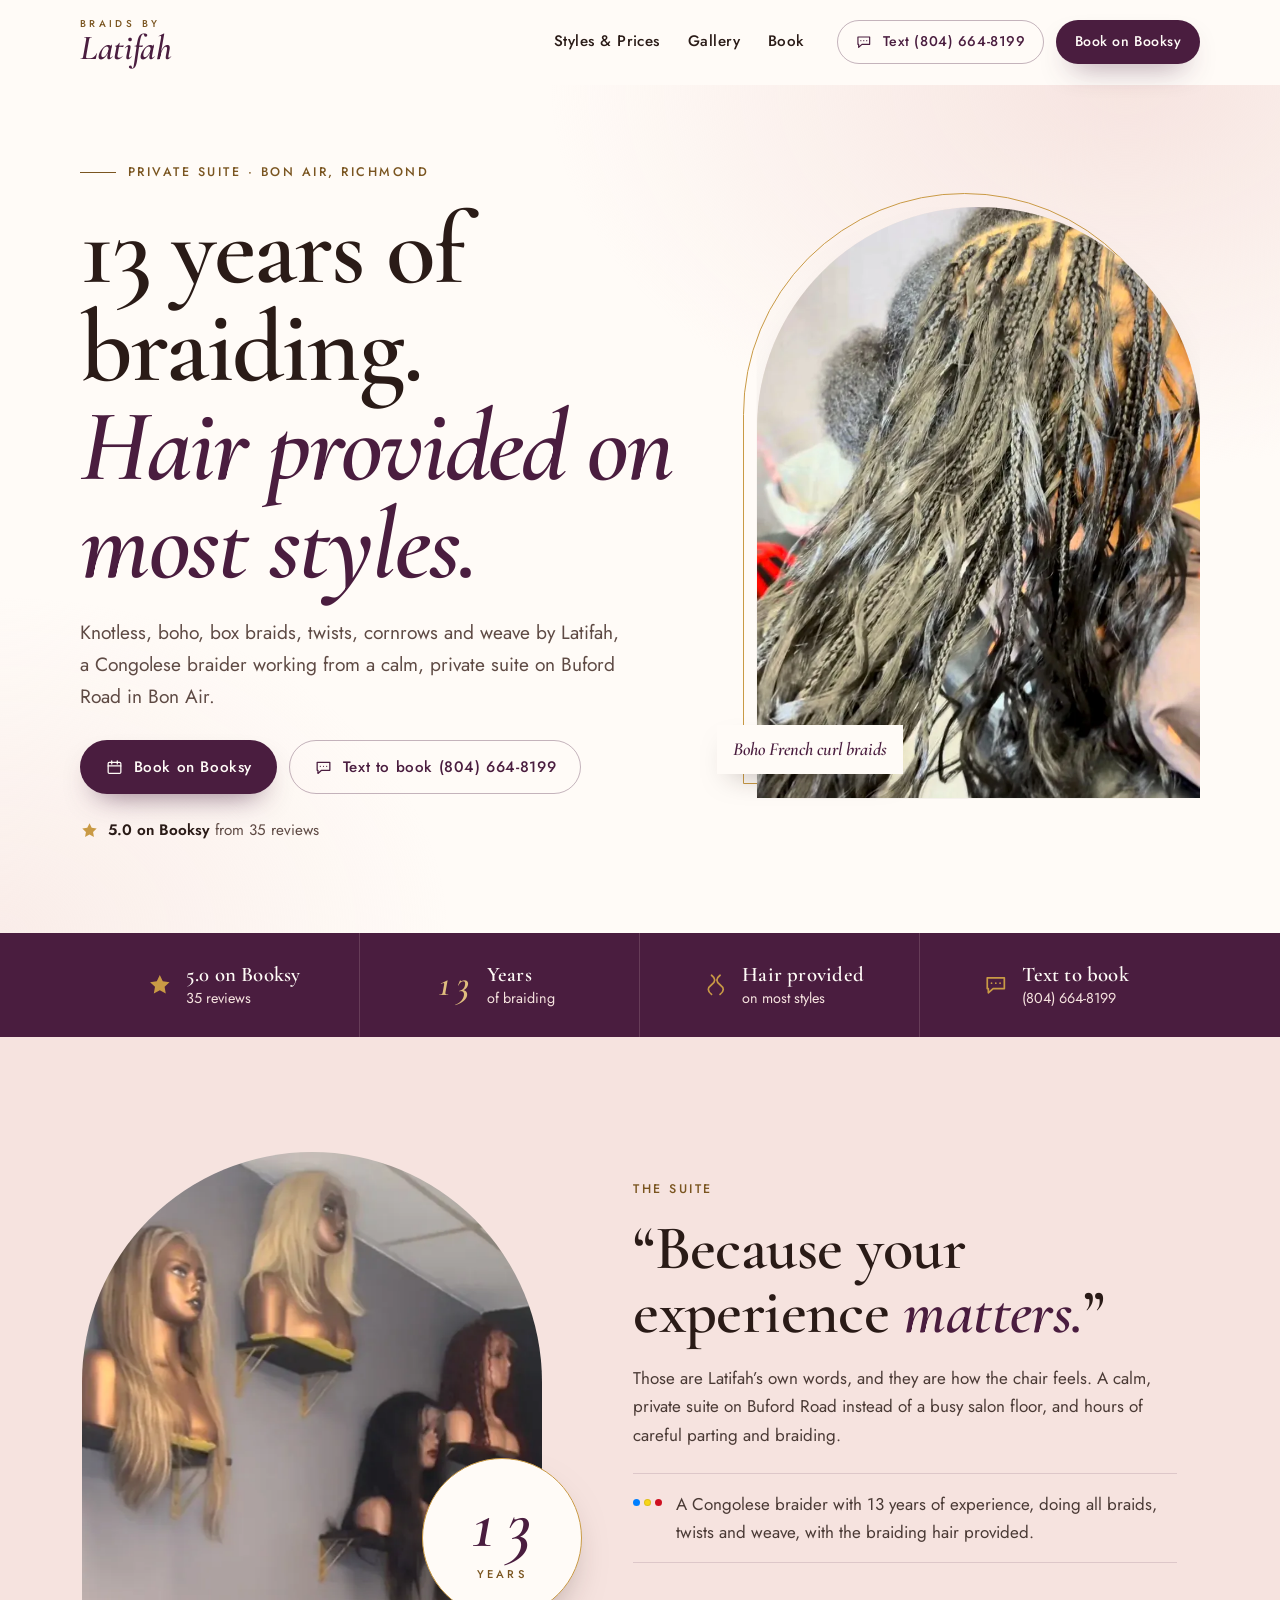
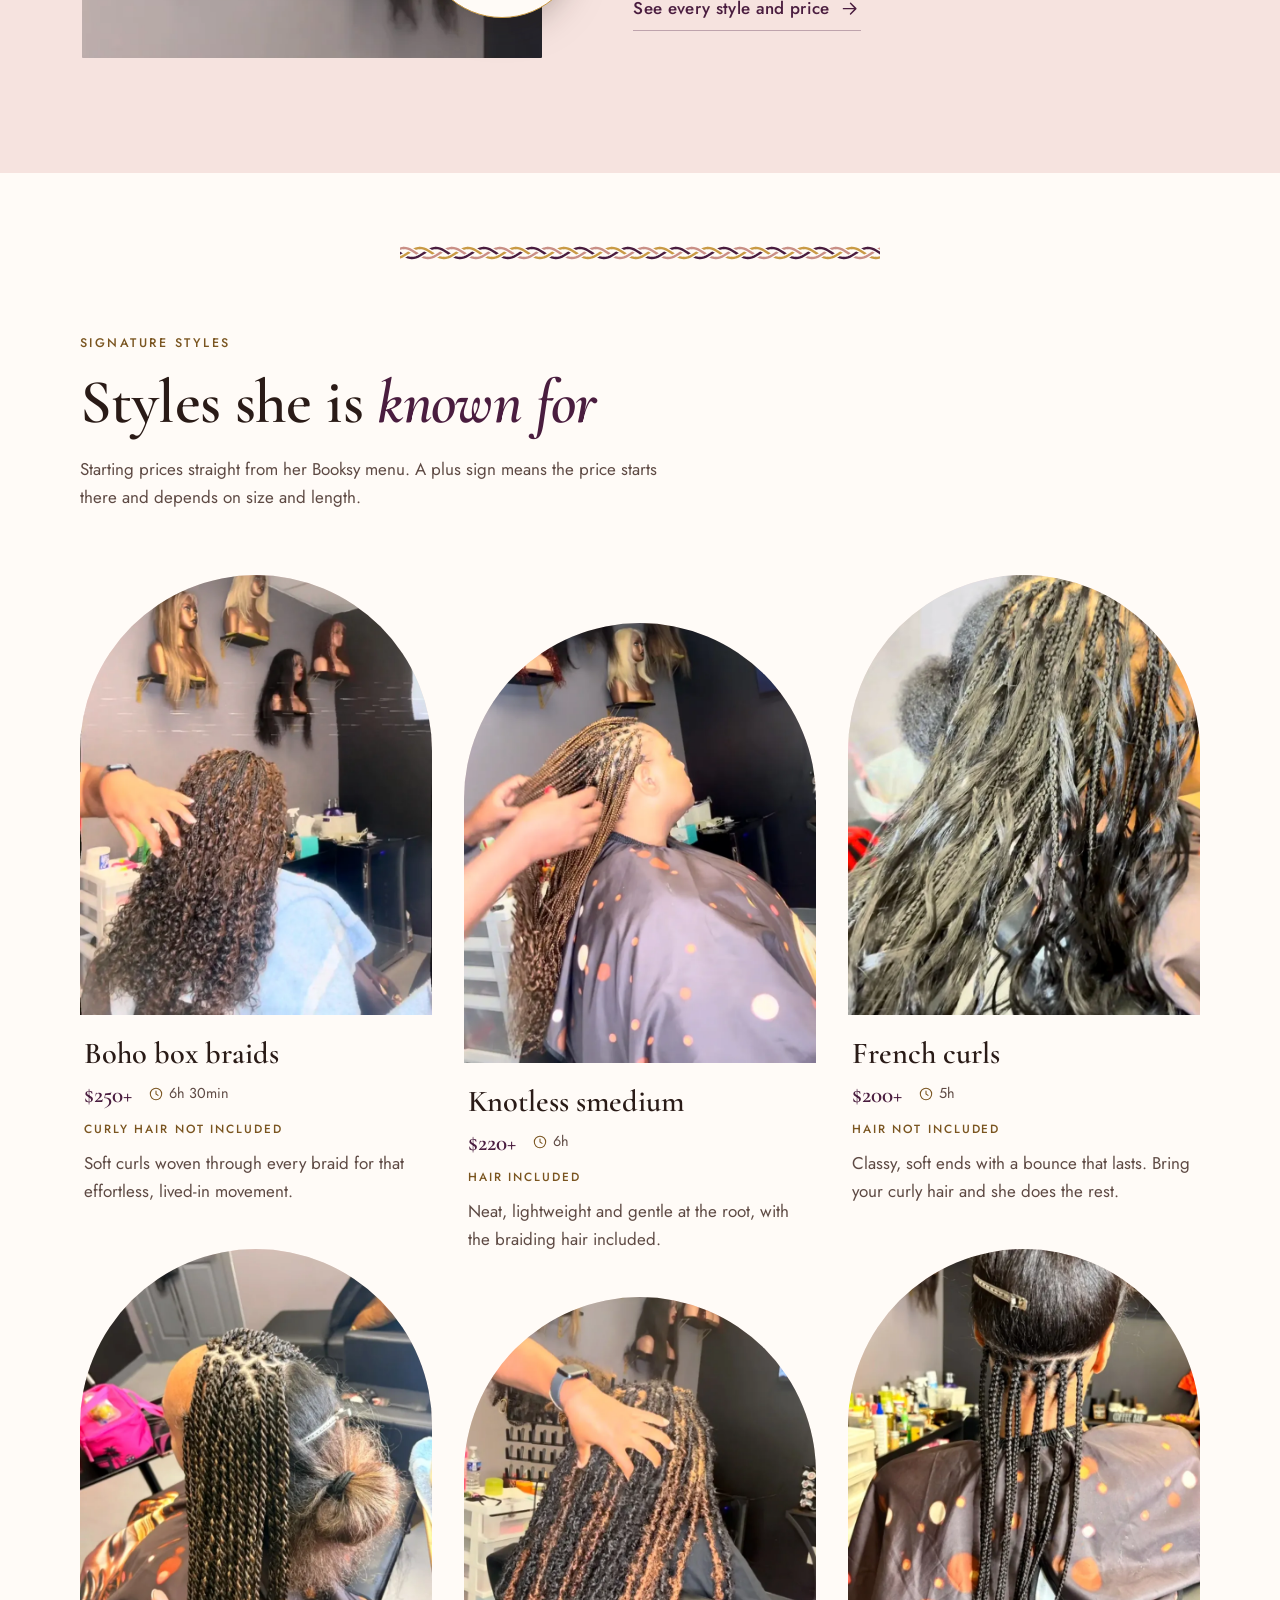
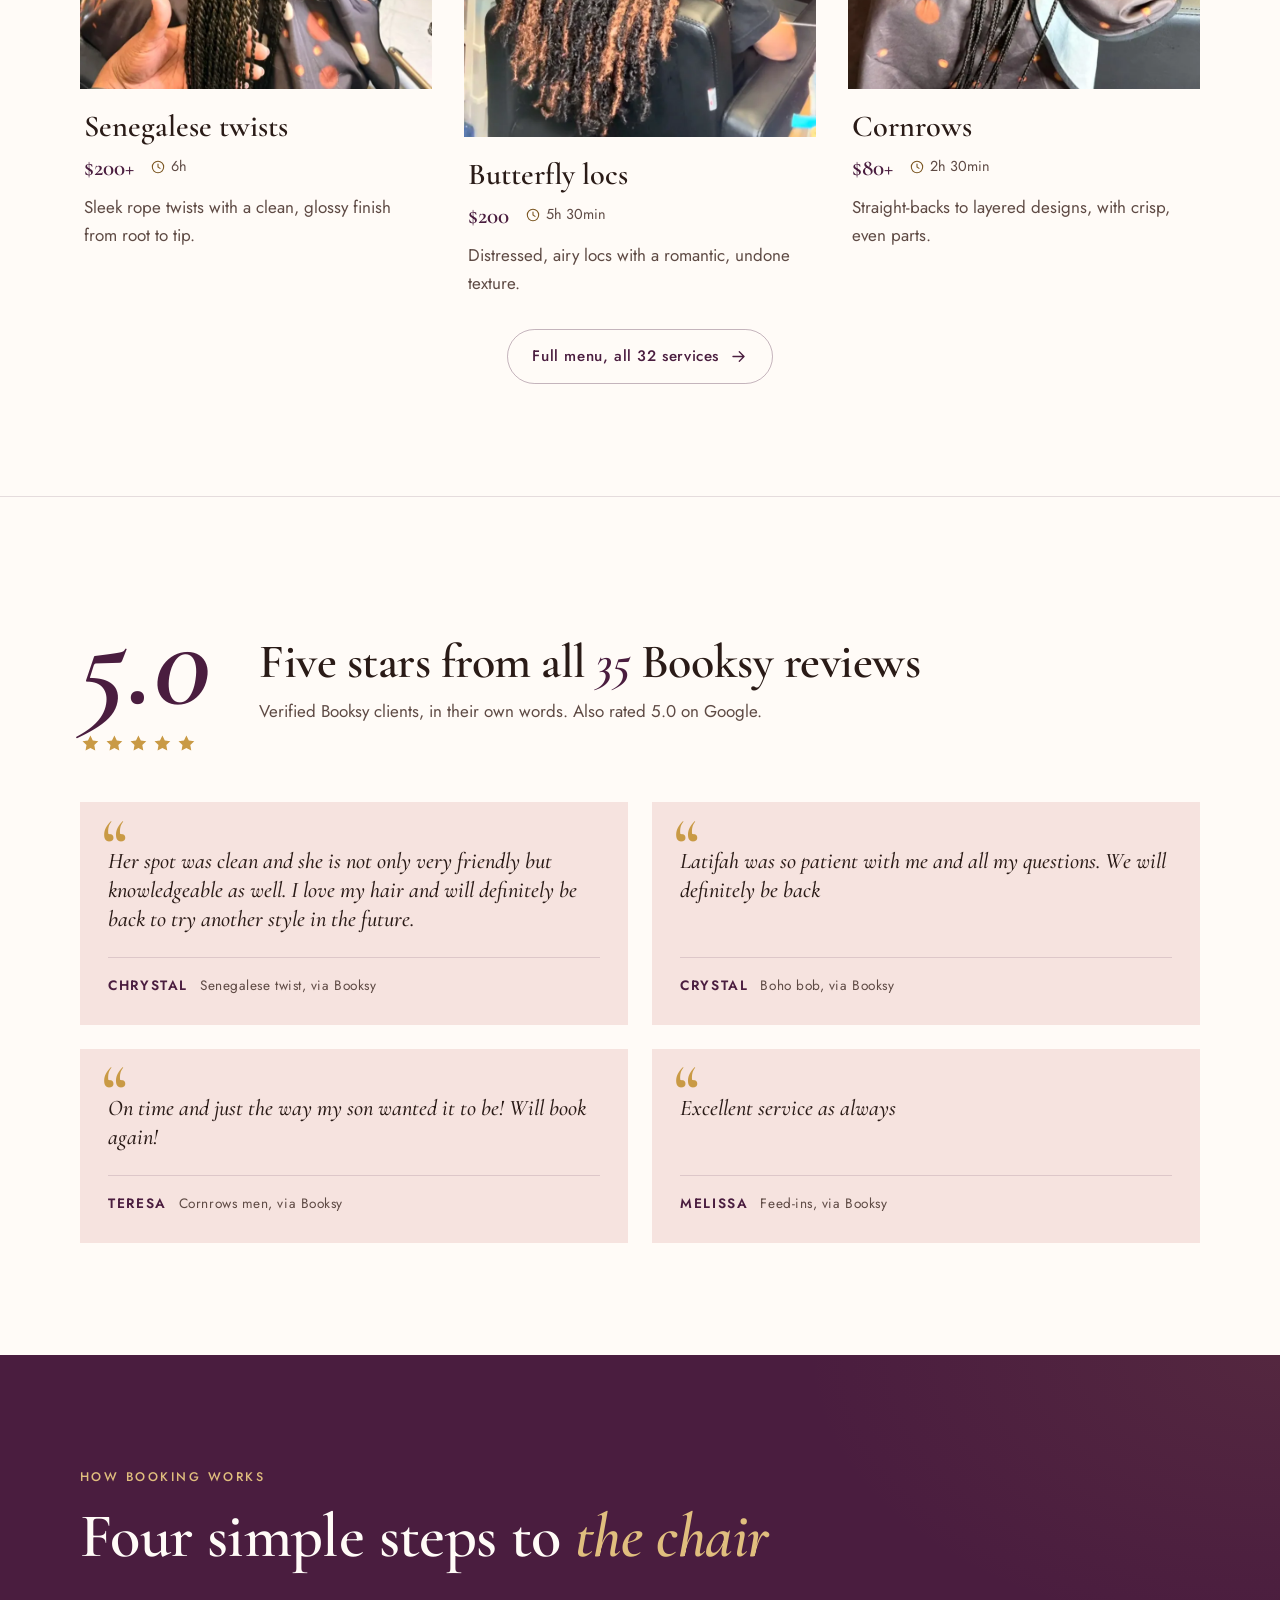
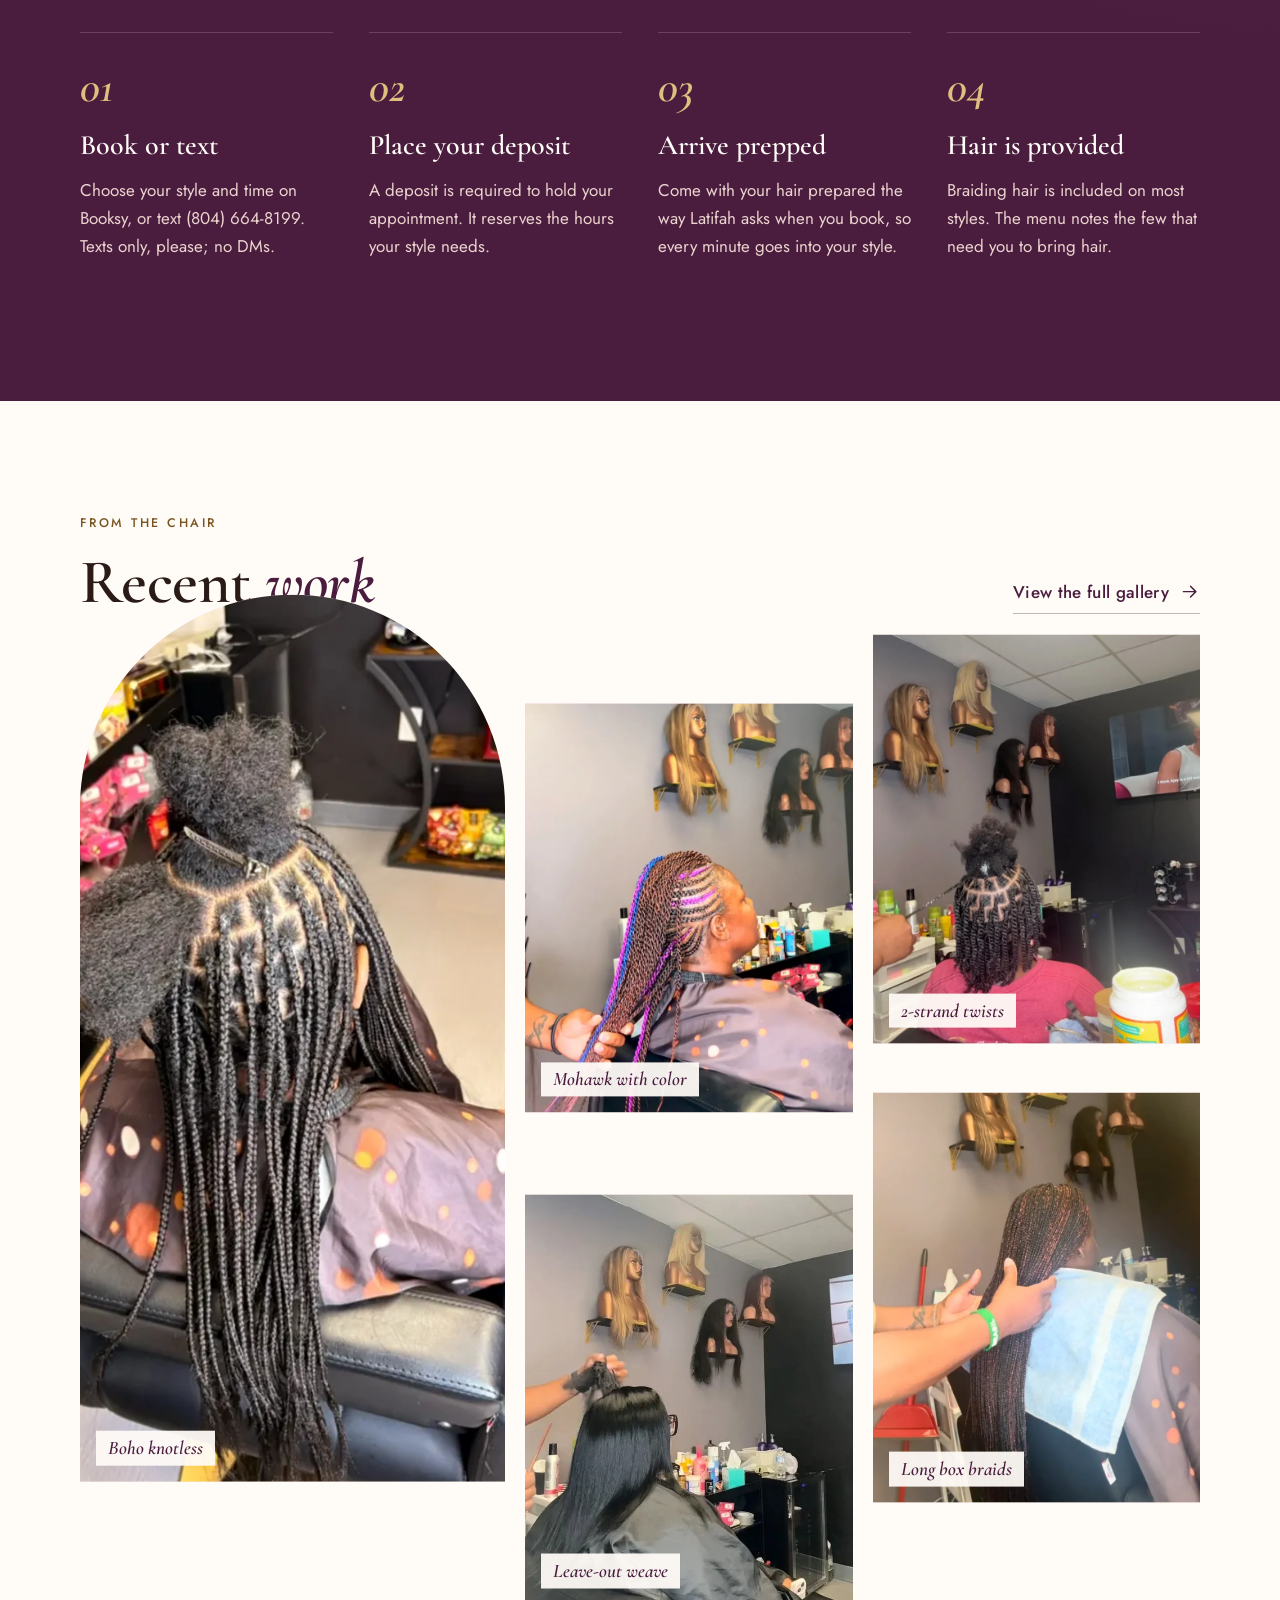
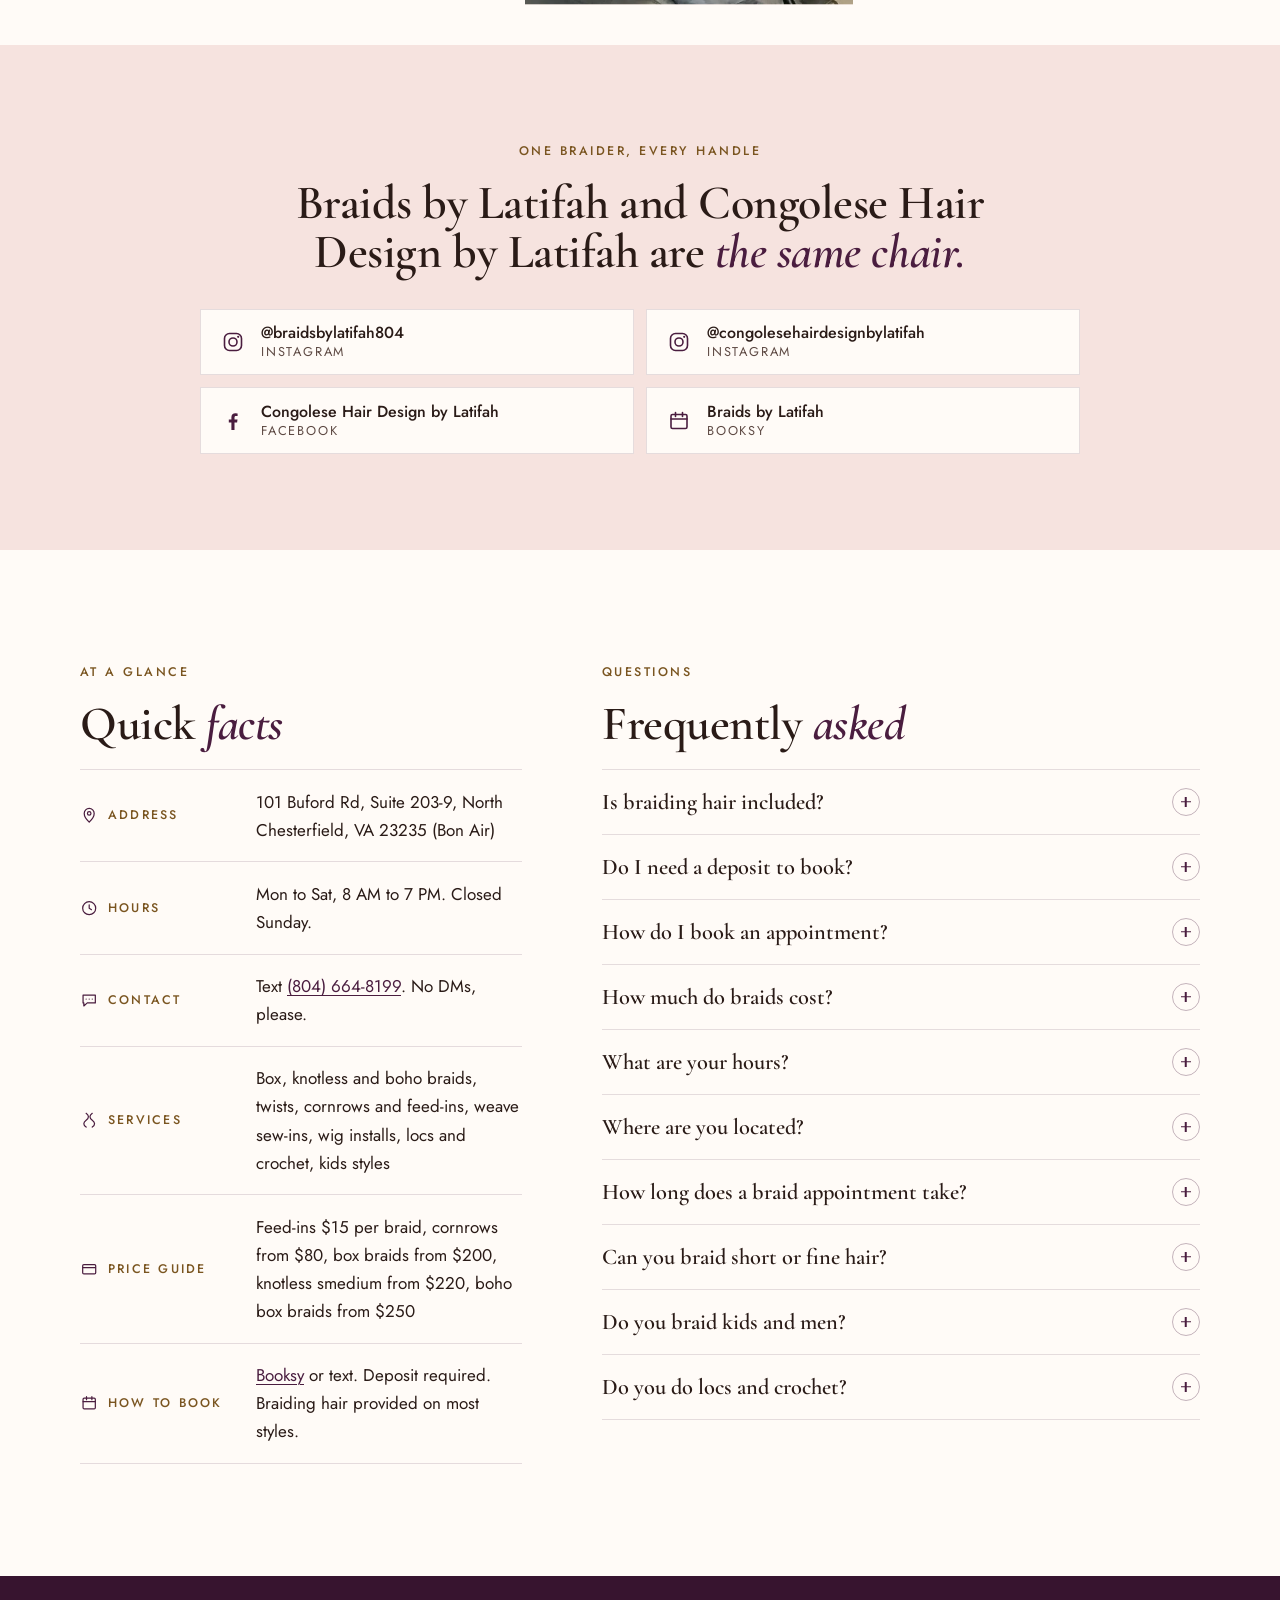
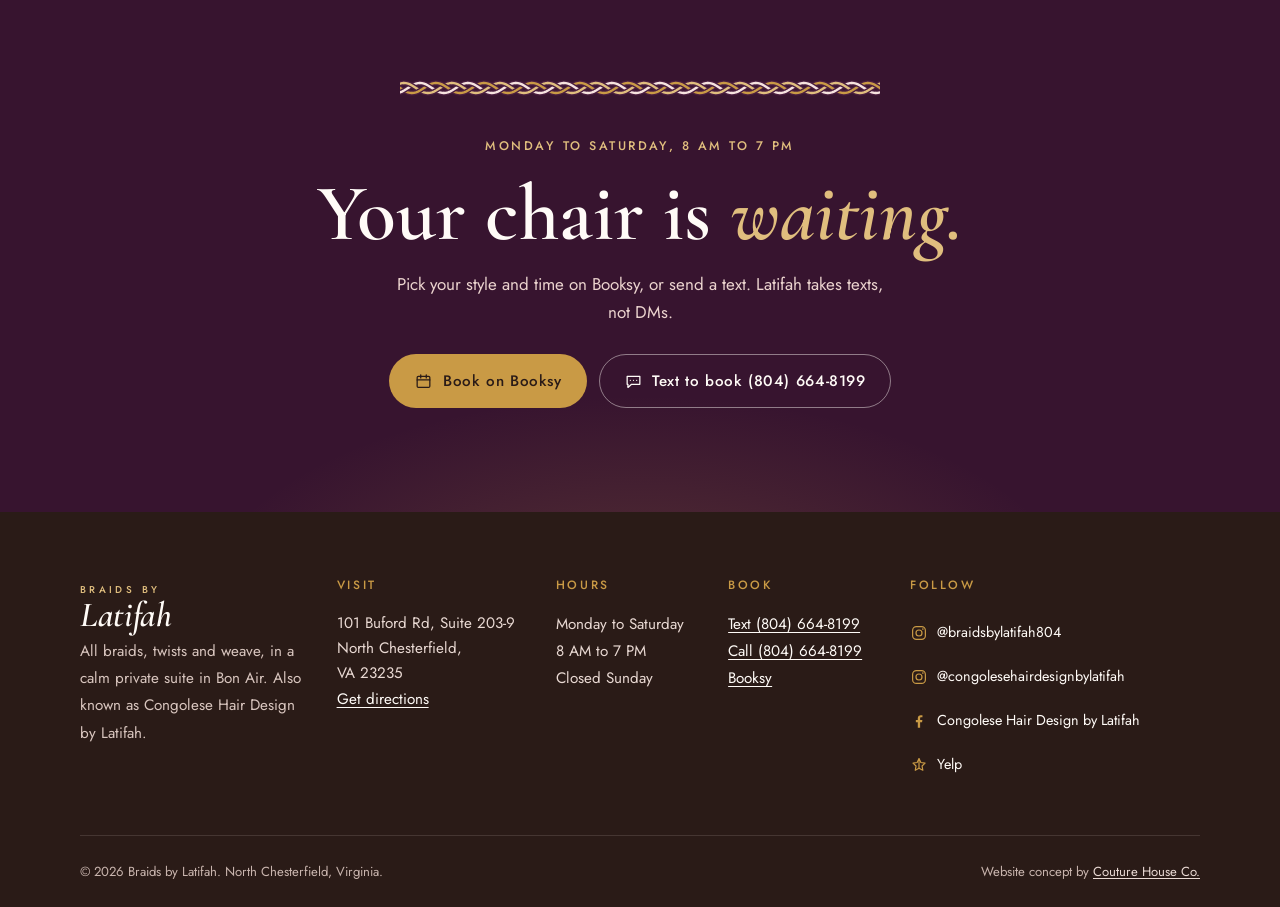
<file: index.html>
<!doctype html>
<html lang="en">
<head>
<meta charset="utf-8">
<meta name="viewport" content="width=device-width, initial-scale=1, viewport-fit=cover">
<title>Knotless &amp; Boho Braids in Richmond, VA | Braids by Latifah</title>
<meta name="description" content="Knotless, boho and box braids, twists and weave by Latifah in Bon Air, North Chesterfield. 13 years of braiding, hair provided on most styles. Book on Booksy or text.">
<link rel="canonical" href="https://braids-by-latifah-website.netlify.app/">
<meta name="theme-color" content="#4A1D3F">
<meta name="format-detection" content="telephone=no">
<meta property="og:type" content="website">
<meta property="og:site_name" content="Braids by Latifah">
<meta property="og:title" content="Knotless &amp; Boho Braids in Richmond, VA | Braids by Latifah">
<meta property="og:description" content="Knotless, boho and box braids, twists and weave by Latifah in Bon Air, North Chesterfield. 13 years of braiding, hair provided on most styles. Book on Booksy or text.">
<meta property="og:url" content="https://braids-by-latifah-website.netlify.app/">
<meta property="og:image" content="https://braids-by-latifah-website.netlify.app/assets/img/share.jpg">
<meta property="og:image:width" content="1200">
<meta property="og:image:height" content="630">
<meta property="og:image:alt" content="Braids by Latifah: 13 years of braiding, hair provided on most styles. Private suite in Bon Air, North Chesterfield, VA.">
<meta property="og:locale" content="en_US">
<meta name="twitter:card" content="summary_large_image">
<meta name="twitter:title" content="Knotless &amp; Boho Braids in Richmond, VA | Braids by Latifah">
<meta name="twitter:description" content="Knotless, boho and box braids, twists and weave by Latifah in Bon Air, North Chesterfield. 13 years of braiding, hair provided on most styles. Book on Booksy or text.">
<meta name="twitter:image" content="https://braids-by-latifah-website.netlify.app/assets/img/share.jpg">
<link rel="icon" href="assets/img/favicon.svg" type="image/svg+xml">
<link rel="icon" href="assets/img/favicon-32.png" sizes="32x32" type="image/png">
<link rel="apple-touch-icon" href="assets/img/apple-touch-icon.png">
<link rel="manifest" href="site.webmanifest">
<link rel="preload" href="assets/fonts/cormorant-garamond-latin-600-italic.woff2" as="font" type="font/woff2" crossorigin>
<link rel="preload" href="assets/fonts/jost-latin-wght-normal.woff2" as="font" type="font/woff2" crossorigin>
<link rel="stylesheet" href="assets/css/fonts.css?v=20260930b">
<link rel="stylesheet" href="assets/css/site.css?v=20260930b">
<script>document.documentElement.classList.add('js')</script>
<script src="assets/js/site.js" defer></script>
<script type="application/ld+json">{"@context":"https://schema.org","@type":"HairSalon","@id":"https://braids-by-latifah-website.netlify.app/#salon","name":"Braids by Latifah","alternateName":"Congolese Hair Design by Latifah","description":"Private braiding suite in the Bon Air area of North Chesterfield, VA. Box braids, knotless, boho, twists, cornrows, weave and locs by Latifah, a Congolese braider with 13 years of experience. Braiding hair provided on most styles.","url":"https://braids-by-latifah-website.netlify.app/","logo":"https://braids-by-latifah-website.netlify.app/assets/img/icon-512.png","image":["https://braids-by-latifah-website.netlify.app/assets/img/share.jpg","https://braids-by-latifah-website.netlify.app/assets/img/boho-french-curl-braids.webp"],"telephone":"+1-804-664-8199","address":{"@type":"PostalAddress","streetAddress":"101 Buford Rd, Suite 203-9","addressLocality":"North Chesterfield","addressRegion":"VA","postalCode":"23235","addressCountry":"US"},"openingHoursSpecification":[{"@type":"OpeningHoursSpecification","dayOfWeek":["Monday","Tuesday","Wednesday","Thursday","Friday","Saturday"],"opens":"08:00","closes":"19:00"}],"priceRange":"$15-$250","currenciesAccepted":"USD","areaServed":[{"@type":"City","name":"Richmond, VA"},{"@type":"Place","name":"Bon Air, VA"},{"@type":"Place","name":"North Chesterfield, VA"},{"@type":"AdministrativeArea","name":"Chesterfield County, VA"}],"sameAs":["https://www.instagram.com/braidsbylatifah804/","https://www.instagram.com/congolesehairdesignbylatifah/","https://www.facebook.com/congolesehairdesignbylatifah/","https://www.yelp.com/biz/braids-by-latifah-bon-air","https://booksy.com/en-us/1588457_braids-by-latifah_braids-locs_134575_richmond"],"founder":{"@type":"Person","name":"Latifah","jobTitle":"Braider"},"potentialAction":{"@type":"ReserveAction","target":{"@type":"EntryPoint","urlTemplate":"https://booksy.com/en-us/1588457_braids-by-latifah_braids-locs_134575_richmond","actionPlatform":["https://schema.org/DesktopWebPlatform","https://schema.org/MobileWebPlatform"]},"result":{"@type":"Reservation","name":"Braiding appointment"}},"hasOfferCatalog":{"@type":"OfferCatalog","name":"Braids, twists, weave and locs","itemListElement":[{"@type":"OfferCatalog","name":"Knotless & Box Braids","itemListElement":[{"@type":"Offer","itemOffered":{"@type":"Service","name":"Knotless smedium box braids","description":"Hair included"},"priceSpecification":{"@type":"PriceSpecification","price":220,"priceCurrency":"USD","minPrice":220}},{"@type":"Offer","itemOffered":{"@type":"Service","name":"Box braids"},"priceSpecification":{"@type":"PriceSpecification","price":200,"priceCurrency":"USD","minPrice":200}},{"@type":"Offer","itemOffered":{"@type":"Service","name":"Tribal braids / box braids"},"priceSpecification":{"@type":"PriceSpecification","price":150,"priceCurrency":"USD","minPrice":150}},{"@type":"Offer","itemOffered":{"@type":"Service","name":"Micro braids"},"priceSpecification":{"@type":"PriceSpecification","price":200,"priceCurrency":"USD","minPrice":200}},{"@type":"Offer","itemOffered":{"@type":"Service","name":"Classic bob (burnt)"},"priceSpecification":{"@type":"PriceSpecification","price":180,"priceCurrency":"USD","minPrice":180}}]},{"@type":"OfferCatalog","name":"Boho & Curls","itemListElement":[{"@type":"Offer","itemOffered":{"@type":"Service","name":"Bohemian or boho box braids","description":"Curly hair is not included"},"priceSpecification":{"@type":"PriceSpecification","price":250,"priceCurrency":"USD","minPrice":250}},{"@type":"Offer","itemOffered":{"@type":"Service","name":"French curls","description":"Hair not included"},"priceSpecification":{"@type":"PriceSpecification","price":200,"priceCurrency":"USD","minPrice":200}},{"@type":"Offer","itemOffered":{"@type":"Service","name":"Springy bohemian twists","description":"Hair is not included"},"priceSpecification":{"@type":"PriceSpecification","price":220,"priceCurrency":"USD","minPrice":220}},{"@type":"Offer","itemOffered":{"@type":"Service","name":"Boho bob","description":"Braiding hair included; client provides the curly hair"},"priceSpecification":{"@type":"PriceSpecification","price":200,"priceCurrency":"USD"}}]},{"@type":"OfferCatalog","name":"Cornrows & Feed-ins","itemListElement":[{"@type":"Offer","itemOffered":{"@type":"Service","name":"Cornrow braids"},"priceSpecification":{"@type":"PriceSpecification","price":80,"priceCurrency":"USD","minPrice":80}},{"@type":"Offer","itemOffered":{"@type":"Service","name":"Cornrows men"},"priceSpecification":{"@type":"PriceSpecification","price":60,"priceCurrency":"USD","minPrice":60}},{"@type":"Offer","itemOffered":{"@type":"Service","name":"Feed-ins","description":"$15 per braid, or 2 for $40 with braiding hair included"},"priceSpecification":{"@type":"PriceSpecification","price":15,"priceCurrency":"USD","minPrice":15}},{"@type":"Offer","itemOffered":{"@type":"Service","name":"Cornrows under the wig"},"priceSpecification":{"@type":"PriceSpecification","price":50,"priceCurrency":"USD"}}]},{"@type":"OfferCatalog","name":"Twists","itemListElement":[{"@type":"Offer","itemOffered":{"@type":"Service","name":"2-strand twist"},"priceSpecification":{"@type":"PriceSpecification","price":80,"priceCurrency":"USD"}},{"@type":"Offer","itemOffered":{"@type":"Service","name":"Senegalese twist"},"priceSpecification":{"@type":"PriceSpecification","price":200,"priceCurrency":"USD","minPrice":200}},{"@type":"Offer","itemOffered":{"@type":"Service","name":"Marley twist"},"priceSpecification":{"@type":"PriceSpecification","price":200,"priceCurrency":"USD","minPrice":200}},{"@type":"Offer","itemOffered":{"@type":"Service","name":"Kinky twist"},"priceSpecification":{"@type":"PriceSpecification","price":180,"priceCurrency":"USD","minPrice":180}},{"@type":"Offer","itemOffered":{"@type":"Service","name":"Spring twist"},"priceSpecification":{"@type":"PriceSpecification","price":180,"priceCurrency":"USD","minPrice":180}},{"@type":"Offer","itemOffered":{"@type":"Service","name":"Island twist"},"priceSpecification":{"@type":"PriceSpecification","price":180,"priceCurrency":"USD","minPrice":180}}]},{"@type":"OfferCatalog","name":"Weave & Wigs","itemListElement":[{"@type":"Offer","itemOffered":{"@type":"Service","name":"Weave sew-in","description":"Leave-out and full sew-in only. No closure or lace frontal."},"priceSpecification":{"@type":"PriceSpecification","price":100,"priceCurrency":"USD","minPrice":100}},{"@type":"Offer","itemOffered":{"@type":"Service","name":"Wig install"},"priceSpecification":{"@type":"PriceSpecification","price":100,"priceCurrency":"USD","minPrice":100}}]},{"@type":"OfferCatalog","name":"Kids","itemListElement":[{"@type":"Offer","itemOffered":{"@type":"Service","name":"Box braids kids","description":"Under 12"},"priceSpecification":{"@type":"PriceSpecification","price":150,"priceCurrency":"USD","minPrice":150}},{"@type":"Offer","itemOffered":{"@type":"Service","name":"Cornrows kids"},"priceSpecification":{"@type":"PriceSpecification","price":60,"priceCurrency":"USD","minPrice":60}}]},{"@type":"OfferCatalog","name":"Locs & Crochet","itemListElement":[{"@type":"Offer","itemOffered":{"@type":"Service","name":"Butterfly locs"},"priceSpecification":{"@type":"PriceSpecification","price":200,"priceCurrency":"USD"}},{"@type":"Offer","itemOffered":{"@type":"Service","name":"Soft dread","description":"Hair included"},"priceSpecification":{"@type":"PriceSpecification","price":180,"priceCurrency":"USD"}},{"@type":"Offer","itemOffered":{"@type":"Service","name":"Bobby faux locs","description":"Hair not included"},"priceSpecification":{"@type":"PriceSpecification","price":200,"priceCurrency":"USD"}},{"@type":"Offer","itemOffered":{"@type":"Service","name":"Crochet braids"},"priceSpecification":{"@type":"PriceSpecification","price":100,"priceCurrency":"USD","minPrice":100}},{"@type":"Offer","itemOffered":{"@type":"Service","name":"Loc retwist","description":"Regular size; small is extra"},"priceSpecification":{"@type":"PriceSpecification","price":60,"priceCurrency":"USD"}},{"@type":"Offer","itemOffered":{"@type":"Service","name":"Retwist locs"},"priceSpecification":{"@type":"PriceSpecification","price":60,"priceCurrency":"USD","minPrice":60}}]},{"@type":"OfferCatalog","name":"Extras","itemListElement":[{"@type":"Offer","itemOffered":{"@type":"Service","name":"Wash"},"priceSpecification":{"@type":"PriceSpecification","price":20,"priceCurrency":"USD"}},{"@type":"Offer","itemOffered":{"@type":"Service","name":"Touch-up service"},"priceSpecification":{"@type":"PriceSpecification","price":80,"priceCurrency":"USD","minPrice":80}},{"@type":"Offer","itemOffered":{"@type":"Service","name":"Take out (all types of braids)","description":"Depending on the style and size of the braids"},"priceSpecification":{"@type":"PriceSpecification","price":20,"priceCurrency":"USD","minPrice":20}}]}]},"aggregateRating":{"@type":"AggregateRating","ratingValue":"5.0","reviewCount":"13","bestRating":"5","worstRating":"1"}}</script><script type="application/ld+json">{"@context":"https://schema.org","@type":"WebSite","@id":"https://braids-by-latifah-website.netlify.app/#website","name":"Braids by Latifah","url":"https://braids-by-latifah-website.netlify.app/","publisher":{"@id":"https://braids-by-latifah-website.netlify.app/#salon"}}</script><script type="application/ld+json">{"@context":"https://schema.org","@type":"FAQPage","mainEntity":[{"@type":"Question","name":"Is braiding hair included?","acceptedAnswer":{"@type":"Answer","text":"Yes, on most styles. Latifah provides the braiding hair, and the menu flags the exceptions: French curls, springy bohemian twists and Bobby faux locs do not include hair, and boho styles need client-provided curly hair."}},{"@type":"Question","name":"Do I need a deposit to book?","acceptedAnswer":{"@type":"Answer","text":"Yes. A deposit is required to secure every appointment. Latifah confirms the amount when you book."}},{"@type":"Question","name":"How do I book an appointment?","acceptedAnswer":{"@type":"Answer","text":"Book online through Booksy, or text (804) 664-8199. Please text instead of sending Instagram or Facebook DMs."}},{"@type":"Question","name":"How much do braids cost?","acceptedAnswer":{"@type":"Answer","text":"Knotless smedium box braids start at $220 with hair included, box braids start at $200, and boho box braids start at $250. Cornrows start at $80 and feed-ins are $15 per braid."}},{"@type":"Question","name":"What are your hours?","acceptedAnswer":{"@type":"Answer","text":"Monday to Saturday, 8 AM to 7 PM. The suite is closed on Sundays."}},{"@type":"Question","name":"Where are you located?","acceptedAnswer":{"@type":"Answer","text":"In a private suite at 101 Buford Rd, Suite 203-9, North Chesterfield, VA 23235, in the Bon Air area on the south side of Richmond."}},{"@type":"Question","name":"How long does a braid appointment take?","acceptedAnswer":{"@type":"Answer","text":"Most full braid styles take 4 to 6.5 hours. Knotless smedium is about 6 hours, box braids about 5.5 hours, and a 2-strand twist about 3.5 hours."}},{"@type":"Question","name":"Can you braid short or fine hair?","acceptedAnswer":{"@type":"Answer","text":"Yes. Latifah braids short and fine hair, and offers lighter styles for anyone who does not like heavy braids. Text a photo of your hair if you are unsure."}},{"@type":"Question","name":"Do you braid kids and men?","acceptedAnswer":{"@type":"Answer","text":"Yes. Kids box braids (under 12) start at $150 and kids cornrows start at $60. Men’s cornrows start at $60."}},{"@type":"Question","name":"Do you do locs and crochet?","acceptedAnswer":{"@type":"Answer","text":"Yes: loc retwists from $60, butterfly locs, soft dreads, Bobby faux locs and crochet braids from $100."}}]}</script>
</head><body>
<svg class="sprite" aria-hidden="true" focusable="false" width="0" height="0"><defs><pattern id="braid-light" width="48" height="16" patternUnits="userSpaceOnUse"><g fill="none"><polyline points="-24.00,8.00 -22.00,6.71 -20.00,5.50 -18.00,4.46 -16.00,3.67 -14.00,3.17 -12.00,3.00" stroke="#FFFBF7" stroke-width="5.0" stroke-linecap="butt"/><polyline points="-24.00,8.00 -22.00,6.71 -20.00,5.50 -18.00,4.46 -16.00,3.67 -14.00,3.17 -12.00,3.00" stroke="#4A1D3F" stroke-width="2.4" stroke-linecap="round"/><polyline points="0.00,8.00 2.00,9.29 4.00,10.50 6.00,11.54 8.00,12.33 10.00,12.83 12.00,13.00" stroke="#FFFBF7" stroke-width="5.0" stroke-linecap="butt"/><polyline points="0.00,8.00 2.00,9.29 4.00,10.50 6.00,11.54 8.00,12.33 10.00,12.83 12.00,13.00" stroke="#4A1D3F" stroke-width="2.4" stroke-linecap="round"/><polyline points="24.00,8.00 26.00,6.71 28.00,5.50 30.00,4.46 32.00,3.67 34.00,3.17 36.00,3.00" stroke="#FFFBF7" stroke-width="5.0" stroke-linecap="butt"/><polyline points="24.00,8.00 26.00,6.71 28.00,5.50 30.00,4.46 32.00,3.67 34.00,3.17 36.00,3.00" stroke="#4A1D3F" stroke-width="2.4" stroke-linecap="round"/><polyline points="48.00,8.00 50.00,9.29 52.00,10.50 54.00,11.54 56.00,12.33 58.00,12.83 60.00,13.00" stroke="#FFFBF7" stroke-width="5.0" stroke-linecap="butt"/><polyline points="48.00,8.00 50.00,9.29 52.00,10.50 54.00,11.54 56.00,12.33 58.00,12.83 60.00,13.00" stroke="#4A1D3F" stroke-width="2.4" stroke-linecap="round"/><polyline points="-16.00,8.00 -14.00,9.29 -12.00,10.50 -10.00,11.54 -8.00,12.33 -6.00,12.83 -4.00,13.00" stroke="#FFFBF7" stroke-width="5.0" stroke-linecap="butt"/><polyline points="-16.00,8.00 -14.00,9.29 -12.00,10.50 -10.00,11.54 -8.00,12.33 -6.00,12.83 -4.00,13.00" stroke="#C99A45" stroke-width="2.4" stroke-linecap="round"/><polyline points="8.00,8.00 10.00,6.71 12.00,5.50 14.00,4.46 16.00,3.67 18.00,3.17 20.00,3.00" stroke="#FFFBF7" stroke-width="5.0" stroke-linecap="butt"/><polyline points="8.00,8.00 10.00,6.71 12.00,5.50 14.00,4.46 16.00,3.67 18.00,3.17 20.00,3.00" stroke="#C99A45" stroke-width="2.4" stroke-linecap="round"/><polyline points="32.00,8.00 34.00,9.29 36.00,10.50 38.00,11.54 40.00,12.33 42.00,12.83 44.00,13.00" stroke="#FFFBF7" stroke-width="5.0" stroke-linecap="butt"/><polyline points="32.00,8.00 34.00,9.29 36.00,10.50 38.00,11.54 40.00,12.33 42.00,12.83 44.00,13.00" stroke="#C99A45" stroke-width="2.4" stroke-linecap="round"/><polyline points="56.00,8.00 58.00,6.71 60.00,5.50 62.00,4.46 64.00,3.67 66.00,3.17 68.00,3.00" stroke="#FFFBF7" stroke-width="5.0" stroke-linecap="butt"/><polyline points="56.00,8.00 58.00,6.71 60.00,5.50 62.00,4.46 64.00,3.67 66.00,3.17 68.00,3.00" stroke="#C99A45" stroke-width="2.4" stroke-linecap="round"/><polyline points="-8.00,8.00 -6.00,6.71 -4.00,5.50 -2.00,4.46 0.00,3.67 2.00,3.17 4.00,3.00" stroke="#FFFBF7" stroke-width="5.0" stroke-linecap="butt"/><polyline points="-8.00,8.00 -6.00,6.71 -4.00,5.50 -2.00,4.46 0.00,3.67 2.00,3.17 4.00,3.00" stroke="#C98F86" stroke-width="2.4" stroke-linecap="round"/><polyline points="16.00,8.00 18.00,9.29 20.00,10.50 22.00,11.54 24.00,12.33 26.00,12.83 28.00,13.00" stroke="#FFFBF7" stroke-width="5.0" stroke-linecap="butt"/><polyline points="16.00,8.00 18.00,9.29 20.00,10.50 22.00,11.54 24.00,12.33 26.00,12.83 28.00,13.00" stroke="#C98F86" stroke-width="2.4" stroke-linecap="round"/><polyline points="40.00,8.00 42.00,6.71 44.00,5.50 46.00,4.46 48.00,3.67 50.00,3.17 52.00,3.00" stroke="#FFFBF7" stroke-width="5.0" stroke-linecap="butt"/><polyline points="40.00,8.00 42.00,6.71 44.00,5.50 46.00,4.46 48.00,3.67 50.00,3.17 52.00,3.00" stroke="#C98F86" stroke-width="2.4" stroke-linecap="round"/><polyline points="-12.00,3.00 -10.00,3.17 -8.00,3.67 -6.00,4.46 -4.00,5.50 -2.00,6.71 0.00,8.00" stroke="#FFFBF7" stroke-width="5.0" stroke-linecap="butt"/><polyline points="-12.00,3.00 -10.00,3.17 -8.00,3.67 -6.00,4.46 -4.00,5.50 -2.00,6.71 0.00,8.00" stroke="#4A1D3F" stroke-width="2.4" stroke-linecap="round"/><polyline points="12.00,13.00 14.00,12.83 16.00,12.33 18.00,11.54 20.00,10.50 22.00,9.29 24.00,8.00" stroke="#FFFBF7" stroke-width="5.0" stroke-linecap="butt"/><polyline points="12.00,13.00 14.00,12.83 16.00,12.33 18.00,11.54 20.00,10.50 22.00,9.29 24.00,8.00" stroke="#4A1D3F" stroke-width="2.4" stroke-linecap="round"/><polyline points="36.00,3.00 38.00,3.17 40.00,3.67 42.00,4.46 44.00,5.50 46.00,6.71 48.00,8.00" stroke="#FFFBF7" stroke-width="5.0" stroke-linecap="butt"/><polyline points="36.00,3.00 38.00,3.17 40.00,3.67 42.00,4.46 44.00,5.50 46.00,6.71 48.00,8.00" stroke="#4A1D3F" stroke-width="2.4" stroke-linecap="round"/><polyline points="60.00,13.00 62.00,12.83 64.00,12.33 66.00,11.54 68.00,10.50 70.00,9.29 72.00,8.00" stroke="#FFFBF7" stroke-width="5.0" stroke-linecap="butt"/><polyline points="60.00,13.00 62.00,12.83 64.00,12.33 66.00,11.54 68.00,10.50 70.00,9.29 72.00,8.00" stroke="#4A1D3F" stroke-width="2.4" stroke-linecap="round"/><polyline points="-4.00,13.00 -2.00,12.83 0.00,12.33 2.00,11.54 4.00,10.50 6.00,9.29 8.00,8.00" stroke="#FFFBF7" stroke-width="5.0" stroke-linecap="butt"/><polyline points="-4.00,13.00 -2.00,12.83 0.00,12.33 2.00,11.54 4.00,10.50 6.00,9.29 8.00,8.00" stroke="#C99A45" stroke-width="2.4" stroke-linecap="round"/><polyline points="20.00,3.00 22.00,3.17 24.00,3.67 26.00,4.46 28.00,5.50 30.00,6.71 32.00,8.00" stroke="#FFFBF7" stroke-width="5.0" stroke-linecap="butt"/><polyline points="20.00,3.00 22.00,3.17 24.00,3.67 26.00,4.46 28.00,5.50 30.00,6.71 32.00,8.00" stroke="#C99A45" stroke-width="2.4" stroke-linecap="round"/><polyline points="44.00,13.00 46.00,12.83 48.00,12.33 50.00,11.54 52.00,10.50 54.00,9.29 56.00,8.00" stroke="#FFFBF7" stroke-width="5.0" stroke-linecap="butt"/><polyline points="44.00,13.00 46.00,12.83 48.00,12.33 50.00,11.54 52.00,10.50 54.00,9.29 56.00,8.00" stroke="#C99A45" stroke-width="2.4" stroke-linecap="round"/><polyline points="-20.00,13.00 -18.00,12.83 -16.00,12.33 -14.00,11.54 -12.00,10.50 -10.00,9.29 -8.00,8.00" stroke="#FFFBF7" stroke-width="5.0" stroke-linecap="butt"/><polyline points="-20.00,13.00 -18.00,12.83 -16.00,12.33 -14.00,11.54 -12.00,10.50 -10.00,9.29 -8.00,8.00" stroke="#C98F86" stroke-width="2.4" stroke-linecap="round"/><polyline points="4.00,3.00 6.00,3.17 8.00,3.67 10.00,4.46 12.00,5.50 14.00,6.71 16.00,8.00" stroke="#FFFBF7" stroke-width="5.0" stroke-linecap="butt"/><polyline points="4.00,3.00 6.00,3.17 8.00,3.67 10.00,4.46 12.00,5.50 14.00,6.71 16.00,8.00" stroke="#C98F86" stroke-width="2.4" stroke-linecap="round"/><polyline points="28.00,13.00 30.00,12.83 32.00,12.33 34.00,11.54 36.00,10.50 38.00,9.29 40.00,8.00" stroke="#FFFBF7" stroke-width="5.0" stroke-linecap="butt"/><polyline points="28.00,13.00 30.00,12.83 32.00,12.33 34.00,11.54 36.00,10.50 38.00,9.29 40.00,8.00" stroke="#C98F86" stroke-width="2.4" stroke-linecap="round"/><polyline points="52.00,3.00 54.00,3.17 56.00,3.67 58.00,4.46 60.00,5.50 62.00,6.71 64.00,8.00" stroke="#FFFBF7" stroke-width="5.0" stroke-linecap="butt"/><polyline points="52.00,3.00 54.00,3.17 56.00,3.67 58.00,4.46 60.00,5.50 62.00,6.71 64.00,8.00" stroke="#C98F86" stroke-width="2.4" stroke-linecap="round"/></g></pattern><pattern id="braid-dark" width="48" height="16" patternUnits="userSpaceOnUse"><g fill="none"><polyline points="-24.00,8.00 -22.00,6.71 -20.00,5.50 -18.00,4.46 -16.00,3.67 -14.00,3.17 -12.00,3.00" stroke="#4A1D3F" stroke-width="5.0" stroke-linecap="butt"/><polyline points="-24.00,8.00 -22.00,6.71 -20.00,5.50 -18.00,4.46 -16.00,3.67 -14.00,3.17 -12.00,3.00" stroke="#C99A45" stroke-width="2.4" stroke-linecap="round"/><polyline points="0.00,8.00 2.00,9.29 4.00,10.50 6.00,11.54 8.00,12.33 10.00,12.83 12.00,13.00" stroke="#4A1D3F" stroke-width="5.0" stroke-linecap="butt"/><polyline points="0.00,8.00 2.00,9.29 4.00,10.50 6.00,11.54 8.00,12.33 10.00,12.83 12.00,13.00" stroke="#C99A45" stroke-width="2.4" stroke-linecap="round"/><polyline points="24.00,8.00 26.00,6.71 28.00,5.50 30.00,4.46 32.00,3.67 34.00,3.17 36.00,3.00" stroke="#4A1D3F" stroke-width="5.0" stroke-linecap="butt"/><polyline points="24.00,8.00 26.00,6.71 28.00,5.50 30.00,4.46 32.00,3.67 34.00,3.17 36.00,3.00" stroke="#C99A45" stroke-width="2.4" stroke-linecap="round"/><polyline points="48.00,8.00 50.00,9.29 52.00,10.50 54.00,11.54 56.00,12.33 58.00,12.83 60.00,13.00" stroke="#4A1D3F" stroke-width="5.0" stroke-linecap="butt"/><polyline points="48.00,8.00 50.00,9.29 52.00,10.50 54.00,11.54 56.00,12.33 58.00,12.83 60.00,13.00" stroke="#C99A45" stroke-width="2.4" stroke-linecap="round"/><polyline points="-16.00,8.00 -14.00,9.29 -12.00,10.50 -10.00,11.54 -8.00,12.33 -6.00,12.83 -4.00,13.00" stroke="#4A1D3F" stroke-width="5.0" stroke-linecap="butt"/><polyline points="-16.00,8.00 -14.00,9.29 -12.00,10.50 -10.00,11.54 -8.00,12.33 -6.00,12.83 -4.00,13.00" stroke="#F6E3DF" stroke-width="2.4" stroke-linecap="round"/><polyline points="8.00,8.00 10.00,6.71 12.00,5.50 14.00,4.46 16.00,3.67 18.00,3.17 20.00,3.00" stroke="#4A1D3F" stroke-width="5.0" stroke-linecap="butt"/><polyline points="8.00,8.00 10.00,6.71 12.00,5.50 14.00,4.46 16.00,3.67 18.00,3.17 20.00,3.00" stroke="#F6E3DF" stroke-width="2.4" stroke-linecap="round"/><polyline points="32.00,8.00 34.00,9.29 36.00,10.50 38.00,11.54 40.00,12.33 42.00,12.83 44.00,13.00" stroke="#4A1D3F" stroke-width="5.0" stroke-linecap="butt"/><polyline points="32.00,8.00 34.00,9.29 36.00,10.50 38.00,11.54 40.00,12.33 42.00,12.83 44.00,13.00" stroke="#F6E3DF" stroke-width="2.4" stroke-linecap="round"/><polyline points="56.00,8.00 58.00,6.71 60.00,5.50 62.00,4.46 64.00,3.67 66.00,3.17 68.00,3.00" stroke="#4A1D3F" stroke-width="5.0" stroke-linecap="butt"/><polyline points="56.00,8.00 58.00,6.71 60.00,5.50 62.00,4.46 64.00,3.67 66.00,3.17 68.00,3.00" stroke="#F6E3DF" stroke-width="2.4" stroke-linecap="round"/><polyline points="-8.00,8.00 -6.00,6.71 -4.00,5.50 -2.00,4.46 0.00,3.67 2.00,3.17 4.00,3.00" stroke="#4A1D3F" stroke-width="5.0" stroke-linecap="butt"/><polyline points="-8.00,8.00 -6.00,6.71 -4.00,5.50 -2.00,4.46 0.00,3.67 2.00,3.17 4.00,3.00" stroke="#E0BE7E" stroke-width="2.4" stroke-linecap="round"/><polyline points="16.00,8.00 18.00,9.29 20.00,10.50 22.00,11.54 24.00,12.33 26.00,12.83 28.00,13.00" stroke="#4A1D3F" stroke-width="5.0" stroke-linecap="butt"/><polyline points="16.00,8.00 18.00,9.29 20.00,10.50 22.00,11.54 24.00,12.33 26.00,12.83 28.00,13.00" stroke="#E0BE7E" stroke-width="2.4" stroke-linecap="round"/><polyline points="40.00,8.00 42.00,6.71 44.00,5.50 46.00,4.46 48.00,3.67 50.00,3.17 52.00,3.00" stroke="#4A1D3F" stroke-width="5.0" stroke-linecap="butt"/><polyline points="40.00,8.00 42.00,6.71 44.00,5.50 46.00,4.46 48.00,3.67 50.00,3.17 52.00,3.00" stroke="#E0BE7E" stroke-width="2.4" stroke-linecap="round"/><polyline points="-12.00,3.00 -10.00,3.17 -8.00,3.67 -6.00,4.46 -4.00,5.50 -2.00,6.71 0.00,8.00" stroke="#4A1D3F" stroke-width="5.0" stroke-linecap="butt"/><polyline points="-12.00,3.00 -10.00,3.17 -8.00,3.67 -6.00,4.46 -4.00,5.50 -2.00,6.71 0.00,8.00" stroke="#C99A45" stroke-width="2.4" stroke-linecap="round"/><polyline points="12.00,13.00 14.00,12.83 16.00,12.33 18.00,11.54 20.00,10.50 22.00,9.29 24.00,8.00" stroke="#4A1D3F" stroke-width="5.0" stroke-linecap="butt"/><polyline points="12.00,13.00 14.00,12.83 16.00,12.33 18.00,11.54 20.00,10.50 22.00,9.29 24.00,8.00" stroke="#C99A45" stroke-width="2.4" stroke-linecap="round"/><polyline points="36.00,3.00 38.00,3.17 40.00,3.67 42.00,4.46 44.00,5.50 46.00,6.71 48.00,8.00" stroke="#4A1D3F" stroke-width="5.0" stroke-linecap="butt"/><polyline points="36.00,3.00 38.00,3.17 40.00,3.67 42.00,4.46 44.00,5.50 46.00,6.71 48.00,8.00" stroke="#C99A45" stroke-width="2.4" stroke-linecap="round"/><polyline points="60.00,13.00 62.00,12.83 64.00,12.33 66.00,11.54 68.00,10.50 70.00,9.29 72.00,8.00" stroke="#4A1D3F" stroke-width="5.0" stroke-linecap="butt"/><polyline points="60.00,13.00 62.00,12.83 64.00,12.33 66.00,11.54 68.00,10.50 70.00,9.29 72.00,8.00" stroke="#C99A45" stroke-width="2.4" stroke-linecap="round"/><polyline points="-4.00,13.00 -2.00,12.83 0.00,12.33 2.00,11.54 4.00,10.50 6.00,9.29 8.00,8.00" stroke="#4A1D3F" stroke-width="5.0" stroke-linecap="butt"/><polyline points="-4.00,13.00 -2.00,12.83 0.00,12.33 2.00,11.54 4.00,10.50 6.00,9.29 8.00,8.00" stroke="#F6E3DF" stroke-width="2.4" stroke-linecap="round"/><polyline points="20.00,3.00 22.00,3.17 24.00,3.67 26.00,4.46 28.00,5.50 30.00,6.71 32.00,8.00" stroke="#4A1D3F" stroke-width="5.0" stroke-linecap="butt"/><polyline points="20.00,3.00 22.00,3.17 24.00,3.67 26.00,4.46 28.00,5.50 30.00,6.71 32.00,8.00" stroke="#F6E3DF" stroke-width="2.4" stroke-linecap="round"/><polyline points="44.00,13.00 46.00,12.83 48.00,12.33 50.00,11.54 52.00,10.50 54.00,9.29 56.00,8.00" stroke="#4A1D3F" stroke-width="5.0" stroke-linecap="butt"/><polyline points="44.00,13.00 46.00,12.83 48.00,12.33 50.00,11.54 52.00,10.50 54.00,9.29 56.00,8.00" stroke="#F6E3DF" stroke-width="2.4" stroke-linecap="round"/><polyline points="-20.00,13.00 -18.00,12.83 -16.00,12.33 -14.00,11.54 -12.00,10.50 -10.00,9.29 -8.00,8.00" stroke="#4A1D3F" stroke-width="5.0" stroke-linecap="butt"/><polyline points="-20.00,13.00 -18.00,12.83 -16.00,12.33 -14.00,11.54 -12.00,10.50 -10.00,9.29 -8.00,8.00" stroke="#E0BE7E" stroke-width="2.4" stroke-linecap="round"/><polyline points="4.00,3.00 6.00,3.17 8.00,3.67 10.00,4.46 12.00,5.50 14.00,6.71 16.00,8.00" stroke="#4A1D3F" stroke-width="5.0" stroke-linecap="butt"/><polyline points="4.00,3.00 6.00,3.17 8.00,3.67 10.00,4.46 12.00,5.50 14.00,6.71 16.00,8.00" stroke="#E0BE7E" stroke-width="2.4" stroke-linecap="round"/><polyline points="28.00,13.00 30.00,12.83 32.00,12.33 34.00,11.54 36.00,10.50 38.00,9.29 40.00,8.00" stroke="#4A1D3F" stroke-width="5.0" stroke-linecap="butt"/><polyline points="28.00,13.00 30.00,12.83 32.00,12.33 34.00,11.54 36.00,10.50 38.00,9.29 40.00,8.00" stroke="#E0BE7E" stroke-width="2.4" stroke-linecap="round"/><polyline points="52.00,3.00 54.00,3.17 56.00,3.67 58.00,4.46 60.00,5.50 62.00,6.71 64.00,8.00" stroke="#4A1D3F" stroke-width="5.0" stroke-linecap="butt"/><polyline points="52.00,3.00 54.00,3.17 56.00,3.67 58.00,4.46 60.00,5.50 62.00,6.71 64.00,8.00" stroke="#E0BE7E" stroke-width="2.4" stroke-linecap="round"/></g></pattern><symbol id="i-star" viewBox="0 0 24 24"><path fill="currentColor" d="M12 2.8l2.8 5.8 6.3.9-4.6 4.4 1.1 6.3L12 17.2l-5.6 3 1.1-6.3L2.9 9.5l6.3-.9z"/></symbol><symbol id="i-chat" viewBox="0 0 24 24"><path fill="none" stroke="currentColor" stroke-width="1.6" stroke-linejoin="round" d="M4 5.5h16v10H9.5L5 19.5v-4H4z"/><path stroke="currentColor" stroke-width="1.6" stroke-linecap="round" d="M8 10.5h.01M12 10.5h.01M16 10.5h.01"/></symbol><symbol id="i-phone" viewBox="0 0 24 24"><path fill="none" stroke="currentColor" stroke-width="1.6" stroke-linejoin="round" d="M6.5 3.5h3l1.5 4-2 1.5a11 11 0 0 0 6 6l1.5-2 4 1.5v3a2 2 0 0 1-2 2A16 16 0 0 1 4.5 5.5a2 2 0 0 1 2-2z"/></symbol><symbol id="i-pin" viewBox="0 0 24 24"><path fill="none" stroke="currentColor" stroke-width="1.6" d="M12 21s-6.5-6.2-6.5-11.3a6.5 6.5 0 0 1 13 0C18.5 14.8 12 21 12 21z"/><circle cx="12" cy="9.7" r="2.3" fill="none" stroke="currentColor" stroke-width="1.6"/></symbol><symbol id="i-clock" viewBox="0 0 24 24"><circle cx="12" cy="12" r="8.5" fill="none" stroke="currentColor" stroke-width="1.6"/><path fill="none" stroke="currentColor" stroke-width="1.6" stroke-linecap="round" d="M12 7.5V12l3 2"/></symbol><symbol id="i-calendar" viewBox="0 0 24 24"><rect x="4" y="5.5" width="16" height="14" rx="1.5" fill="none" stroke="currentColor" stroke-width="1.6"/><path stroke="currentColor" stroke-width="1.6" stroke-linecap="round" d="M4 10h16M8.5 3.5v4M15.5 3.5v4"/></symbol><symbol id="i-strand" viewBox="0 0 24 24"><path fill="none" stroke="currentColor" stroke-width="1.6" stroke-linecap="round" d="M8 3c4 3 4 6 0 9s-4 6 0 9M16 3c-4 3-4 6 0 9s4 6 0 9"/></symbol><symbol id="i-card" viewBox="0 0 24 24"><rect x="3.5" y="6" width="17" height="12" rx="1.5" fill="none" stroke="currentColor" stroke-width="1.6"/><path stroke="currentColor" stroke-width="1.6" d="M3.5 10h17"/></symbol><symbol id="i-sparkle" viewBox="0 0 24 24"><path fill="currentColor" d="M12 3l1.6 5.4L19 10l-5.4 1.6L12 17l-1.6-5.4L5 10l5.4-1.6z"/></symbol><symbol id="i-arrow" viewBox="0 0 24 24"><path fill="none" stroke="currentColor" stroke-width="1.6" stroke-linecap="round" stroke-linejoin="round" d="M5 12h14M13 6l6 6-6 6"/></symbol><symbol id="i-external" viewBox="0 0 24 24"><path fill="none" stroke="currentColor" stroke-width="1.6" stroke-linecap="round" stroke-linejoin="round" d="M14 4h6v6M20 4l-9 9M18 14v5a1 1 0 0 1-1 1H5a1 1 0 0 1-1-1V7a1 1 0 0 1 1-1h5"/></symbol><symbol id="i-instagram" viewBox="0 0 24 24"><rect x="3.5" y="3.5" width="17" height="17" rx="5" fill="none" stroke="currentColor" stroke-width="1.6"/><circle cx="12" cy="12" r="4" fill="none" stroke="currentColor" stroke-width="1.6"/><circle cx="17.2" cy="6.8" r="1.1" fill="currentColor"/></symbol><symbol id="i-facebook" viewBox="0 0 24 24"><path fill="currentColor" d="M13.5 21v-7.5h2.6l.4-3h-3V8.6c0-.9.3-1.5 1.5-1.5h1.6V4.4a21 21 0 0 0-2.3-.1c-2.3 0-3.9 1.4-3.9 4v2.2H7.8v3h2.6V21z"/></symbol><symbol id="i-yelp" viewBox="0 0 24 24"><path fill="none" stroke="currentColor" stroke-width="1.6" stroke-linejoin="round" d="M12 3.5l2.5 5.2 5.6.8-4 3.9 1 5.6-5.1-2.7-5 2.7 1-5.6-4-3.9 5.5-.8z"/><path stroke="currentColor" stroke-width="1.6" d="M12 3.5v13"/></symbol><symbol id="i-menu" viewBox="0 0 24 24"><path stroke="currentColor" stroke-width="1.6" stroke-linecap="round" d="M4 8h16M4 16h16"/></symbol><symbol id="i-close" viewBox="0 0 24 24"><path stroke="currentColor" stroke-width="1.6" stroke-linecap="round" d="M6 6l12 12M18 6L6 18"/></symbol><symbol id="i-chev-l" viewBox="0 0 24 24"><path fill="none" stroke="currentColor" stroke-width="1.6" stroke-linecap="round" stroke-linejoin="round" d="M15 5l-7 7 7 7"/></symbol><symbol id="i-chev-r" viewBox="0 0 24 24"><path fill="none" stroke="currentColor" stroke-width="1.6" stroke-linecap="round" stroke-linejoin="round" d="M9 5l7 7-7 7"/></symbol><symbol id="i-check" viewBox="0 0 24 24"><path fill="none" stroke="currentColor" stroke-width="1.8" stroke-linecap="round" stroke-linejoin="round" d="M5 12.5l4.5 4.5L19 7.5"/></symbol></defs></svg>
<a class="skip" href="#main">Skip to content</a>
<header class="site-header" data-header>
  <div class="site-header__inner">
    <a class="brand" href="index.html" aria-label="Braids by Latifah, home">
      <span class="brand__by">Braids by</span><span class="brand__name">Latifah</span>
    </a>
    <nav class="nav" aria-label="Main">
      <button class="nav__toggle" type="button" aria-expanded="false" aria-controls="nav-menu" data-nav-toggle>
        <span class="nav__toggle-label">Menu</span><svg class="icon icon--open" aria-hidden="true" focusable="false"><use href="#i-menu"/></svg><svg class="icon icon--close" aria-hidden="true" focusable="false"><use href="#i-close"/></svg>
      </button>
      <div class="nav__menu" id="nav-menu" data-nav-menu>
        <ul class="nav__list"><li><a href="styles.html">Styles &amp; Prices</a></li><li><a href="gallery.html">Gallery</a></li><li><a href="book.html">Book</a></li></ul>
        <div class="nav__actions">
          <a class="btn btn--ghost btn--sm" href="sms:+18046648199"><svg class="icon" aria-hidden="true" focusable="false"><use href="#i-chat"/></svg><span>Text (804) 664-8199</span></a>
          <a class="btn btn--plum btn--sm" href="https://booksy.com/en-us/1588457_braids-by-latifah_braids-locs_134575_richmond" rel="noopener" target="_blank">Book on Booksy<span class="sr-only"> (opens in a new tab)</span></a>
        </div>
      </div>
    </nav>
  </div>
  <div class="progress" aria-hidden="true"><svg width="100%" height="16" focusable="false"><rect width="100%" height="16" fill="url(#braid-light)"/></svg></div>
</header>
<main id="main">
<section class="hero" aria-labelledby="hero-title">
  <div class="wrap hero__grid">
    <div class="hero__copy">
      <p class="eyebrow"><span class="eyebrow__rule" aria-hidden="true"></span>Private suite &middot; Bon Air, Richmond</p>
      <h1 id="hero-title" class="hero__title"><span class="hero__line">13 years of braiding.</span> <em class="hero__line hero__line--accent">Hair provided on most styles.</em></h1>
      <p class="hero__lead">Knotless, boho, box braids, twists, cornrows and weave by Latifah, a Congolese braider working from a calm, private suite on Buford Road in Bon Air.</p>
      <div class="btn-row">
        <a class="btn btn--plum" href="https://booksy.com/en-us/1588457_braids-by-latifah_braids-locs_134575_richmond" rel="noopener" target="_blank"><svg class="icon" aria-hidden="true" focusable="false"><use href="#i-calendar"/></svg><span>Book on Booksy</span><span class="sr-only"> (opens in a new tab)</span></a>
        <a class="btn btn--ghost" href="sms:+18046648199"><svg class="icon" aria-hidden="true" focusable="false"><use href="#i-chat"/></svg><span>Text to book (804) 664-8199</span></a>
      </div>
      <p class="hero__note"><svg class="icon icon--gold" aria-hidden="true" focusable="false"><use href="#i-star"/></svg><span><strong>5.0 on Booksy</strong> from 35 reviews</span></p>
    </div>
    <figure class="hero__figure">
      <div class="arch arch--hero"><img src="assets/img/boho-french-curl-braids.webp" srcset="assets/img/boho-french-curl-braids-800.webp 800w, assets/img/boho-french-curl-braids.webp 1290w" sizes="(min-width: 900px) 42vw, 88vw" width="1290" height="1720" alt="Long boho French curl braids with soft curly ends, finished by Latifah" fetchpriority="high" decoding="async"></div>
      <figcaption class="hero__caption"><span>Boho French curl braids</span></figcaption>
    </figure>
  </div>
</section>

<section class="trust" aria-label="Why clients choose Latifah">
  <ul class="wrap trust__list">
    <li><svg class="icon icon--gold" aria-hidden="true" focusable="false"><use href="#i-star"/></svg><span><strong>5.0 on Booksy</strong> 35 reviews</span></li>
    <li><span class="trust__num" data-count="13">13</span><span><strong>Years</strong> of braiding</span></li>
    <li><svg class="icon icon--gold" aria-hidden="true" focusable="false"><use href="#i-strand"/></svg><span><strong>Hair provided</strong> on most styles</span></li>
    <li><svg class="icon icon--gold" aria-hidden="true" focusable="false"><use href="#i-chat"/></svg><span><strong>Text to book</strong> (804) 664-8199</span></li>
  </ul>
</section>

<section class="story" aria-labelledby="story-title">
  <div class="wrap story__grid">
    <div class="story__media">
      <div class="arch arch--soft parallax-frame"><img src="assets/img/private-suite-wig-wall.webp" width="900" height="820" alt="Latifah’s private braiding suite with a wall of styled wigs on gold shelves" loading="lazy" decoding="async" class="parallax-img"></div>
      <div class="story__count" aria-hidden="true"><span data-count="13">13</span><small>years</small></div>
    </div>
    <div class="story__copy">
      <p class="eyebrow">The suite</p>
      <h2 id="story-title" class="section-title">&ldquo;Because your experience <em>matters.</em>&rdquo;</h2>
      <p>Those are Latifah&rsquo;s own words, and they are how the chair feels. A calm, private suite on Buford Road instead of a busy salon floor, and hours of careful parting and braiding.</p>
      <p class="story__origin"><span class="flag-dots" aria-hidden="true"><i></i><i></i><i></i></span>A Congolese braider with 13 years of experience, doing all braids, twists and weave, with the braiding hair provided.</p>
      <a class="link-arrow" href="styles.html">See every style and price<svg class="icon" aria-hidden="true" focusable="false"><use href="#i-arrow"/></svg></a>
    </div>
  </div>
</section>

<div class="braid-divider" aria-hidden="true"><svg viewBox="0 0 480 16" width="480" height="16" focusable="false"><rect width="480" height="16" fill="url(#braid-light)"/></svg></div>

<section class="signature" aria-labelledby="sig-title">
  <div class="wrap">
    <div class="section-head">
      <p class="eyebrow">Signature styles</p>
      <h2 id="sig-title" class="section-title">Styles she is <em>known for</em></h2>
      <p class="section-head__text">Starting prices straight from her Booksy menu. A plus sign means the price starts there and depends on size and length.</p>
    </div>
    <p class="style-grid__hint" aria-hidden="true">Swipe to see more<svg class="icon" aria-hidden="true" focusable="false"><use href="#i-arrow"/></svg></p>
    <div class="style-grid">
<article class="style-card unravel" style="--i:0">
  <div class="style-card__media"><img src="assets/img/boho-box-braids.webp" srcset="assets/img/boho-box-braids-800.webp 800w, assets/img/boho-box-braids.webp 1290w" sizes="(min-width: 1100px) 30vw, (min-width: 640px) 45vw, 92vw" width="1290" height="1612" alt="Boho box braids by Braids by Latifah in North Chesterfield, VA" loading="lazy" decoding="async"></div>
  <div class="style-card__body">
    <h3 class="style-card__title">Boho box braids</h3>
    <p class="style-card__meta"><span class="style-card__price">$250+</span><span class="style-card__dur"><svg class="icon" aria-hidden="true" focusable="false"><use href="#i-clock"/></svg>6h 30min</span></p>
    <p class="style-card__note">Curly hair not included</p>
    <p class="style-card__blurb">Soft curls woven through every braid for that effortless, lived-in movement.</p>
  </div>
</article>
<article class="style-card unravel" style="--i:1">
  <div class="style-card__media"><img src="assets/img/small-knotless-braids.webp" srcset="assets/img/small-knotless-braids-800.webp 800w, assets/img/small-knotless-braids.webp 1290w" sizes="(min-width: 1100px) 30vw, (min-width: 640px) 45vw, 92vw" width="1290" height="1612" alt="Knotless smedium by Braids by Latifah in North Chesterfield, VA" loading="lazy" decoding="async"></div>
  <div class="style-card__body">
    <h3 class="style-card__title">Knotless smedium</h3>
    <p class="style-card__meta"><span class="style-card__price">$220+</span><span class="style-card__dur"><svg class="icon" aria-hidden="true" focusable="false"><use href="#i-clock"/></svg>6h</span></p>
    <p class="style-card__note">Hair included</p>
    <p class="style-card__blurb">Neat, lightweight and gentle at the root, with the braiding hair included.</p>
  </div>
</article>
<article class="style-card unravel" style="--i:2">
  <div class="style-card__media"><img src="assets/img/boho-french-curl-braids.webp" srcset="assets/img/boho-french-curl-braids-800.webp 800w, assets/img/boho-french-curl-braids.webp 1290w" sizes="(min-width: 1100px) 30vw, (min-width: 640px) 45vw, 92vw" width="1290" height="1720" alt="French curls by Braids by Latifah in North Chesterfield, VA" loading="lazy" decoding="async"></div>
  <div class="style-card__body">
    <h3 class="style-card__title">French curls</h3>
    <p class="style-card__meta"><span class="style-card__price">$200+</span><span class="style-card__dur"><svg class="icon" aria-hidden="true" focusable="false"><use href="#i-clock"/></svg>5h</span></p>
    <p class="style-card__note">Hair not included</p>
    <p class="style-card__blurb">Classy, soft ends with a bounce that lasts. Bring your curly hair and she does the rest.</p>
  </div>
</article>
<article class="style-card unravel" style="--i:0">
  <div class="style-card__media"><img src="assets/img/senegalese-twists.webp" srcset="assets/img/senegalese-twists-800.webp 800w, assets/img/senegalese-twists.webp 1290w" sizes="(min-width: 1100px) 30vw, (min-width: 640px) 45vw, 92vw" width="1290" height="1612" alt="Senegalese twists by Braids by Latifah in North Chesterfield, VA" loading="lazy" decoding="async"></div>
  <div class="style-card__body">
    <h3 class="style-card__title">Senegalese twists</h3>
    <p class="style-card__meta"><span class="style-card__price">$200+</span><span class="style-card__dur"><svg class="icon" aria-hidden="true" focusable="false"><use href="#i-clock"/></svg>6h</span></p>
    
    <p class="style-card__blurb">Sleek rope twists with a clean, glossy finish from root to tip.</p>
  </div>
</article>
<article class="style-card unravel" style="--i:1">
  <div class="style-card__media"><img src="assets/img/butterfly-locs.webp" srcset="assets/img/butterfly-locs-800.webp 800w, assets/img/butterfly-locs.webp 1290w" sizes="(min-width: 1100px) 30vw, (min-width: 640px) 45vw, 92vw" width="1290" height="1612" alt="Butterfly locs by Braids by Latifah in North Chesterfield, VA" loading="lazy" decoding="async"></div>
  <div class="style-card__body">
    <h3 class="style-card__title">Butterfly locs</h3>
    <p class="style-card__meta"><span class="style-card__price">$200</span><span class="style-card__dur"><svg class="icon" aria-hidden="true" focusable="false"><use href="#i-clock"/></svg>5h 30min</span></p>
    
    <p class="style-card__blurb">Distressed, airy locs with a romantic, undone texture.</p>
  </div>
</article>
<article class="style-card unravel" style="--i:2">
  <div class="style-card__media"><img src="assets/img/layered-cornrows.webp" srcset="assets/img/layered-cornrows-800.webp 800w, assets/img/layered-cornrows.webp 1290w" sizes="(min-width: 1100px) 30vw, (min-width: 640px) 45vw, 92vw" width="1290" height="1612" alt="Cornrows by Braids by Latifah in North Chesterfield, VA" loading="lazy" decoding="async"></div>
  <div class="style-card__body">
    <h3 class="style-card__title">Cornrows</h3>
    <p class="style-card__meta"><span class="style-card__price">$80+</span><span class="style-card__dur"><svg class="icon" aria-hidden="true" focusable="false"><use href="#i-clock"/></svg>2h 30min</span></p>
    
    <p class="style-card__blurb">Straight-backs to layered designs, with crisp, even parts.</p>
  </div>
</article>
    </div>
    <div class="btn-row btn-row--center"><a class="btn btn--ghost" href="styles.html">Full menu, all 32 services<svg class="icon" aria-hidden="true" focusable="false"><use href="#i-arrow"/></svg></a></div>
  </div>
</section>

<section class="reviews" aria-labelledby="rev-title">
  <div class="wrap">
    <div class="reviews__head">
      <p class="reviews__score"><span class="reviews__big">5.0</span><span class="reviews__stars" aria-hidden="true"><svg class="icon" aria-hidden="true" focusable="false"><use href="#i-star"/></svg><svg class="icon" aria-hidden="true" focusable="false"><use href="#i-star"/></svg><svg class="icon" aria-hidden="true" focusable="false"><use href="#i-star"/></svg><svg class="icon" aria-hidden="true" focusable="false"><use href="#i-star"/></svg><svg class="icon" aria-hidden="true" focusable="false"><use href="#i-star"/></svg></span></p>
      <div>
        <h2 id="rev-title" class="section-title section-title--sm">Five stars from all <em>35</em> Booksy reviews</h2>
        <p class="reviews__sub">Verified Booksy clients, in their own words. Also rated 5.0 on Google.</p>
      </div>
    </div>
    <ul class="quotes">
      <li class="quote reveal" style="--i:0"><blockquote><p>Her spot was clean and she is not only very friendly but knowledgeable as well. I love my hair and will definitely be back to try another style in the future.</p></blockquote><p class="quote__by"><strong>Chrystal</strong><span>Senegalese twist, via Booksy</span></p></li><li class="quote reveal" style="--i:1"><blockquote><p>Latifah was so patient with me and all my questions. We will definitely be back</p></blockquote><p class="quote__by"><strong>Crystal</strong><span>Boho bob, via Booksy</span></p></li><li class="quote reveal" style="--i:2"><blockquote><p>On time and just the way my son wanted it to be! Will book again!</p></blockquote><p class="quote__by"><strong>Teresa</strong><span>Cornrows men, via Booksy</span></p></li><li class="quote reveal" style="--i:3"><blockquote><p>Excellent service as always</p></blockquote><p class="quote__by"><strong>Melissa</strong><span>Feed-ins, via Booksy</span></p></li>
    </ul>
  </div>
</section>

<section class="steps" aria-labelledby="steps-title">
  <div class="wrap">
    <div class="section-head section-head--light">
      <p class="eyebrow eyebrow--gold">How booking works</p>
      <h2 id="steps-title" class="section-title">Four simple steps to <em>the chair</em></h2>
    </div>
    <ol class="steps__list">
      <li class="step reveal" style="--i:0"><span class="step__num">01</span><h3>Book or text</h3><p>Choose your style and time on Booksy, or text (804) 664-8199. Texts only, please; no DMs.</p></li>
      <li class="step reveal" style="--i:1"><span class="step__num">02</span><h3>Place your deposit</h3><p>A deposit is required to hold your appointment. It reserves the hours your style needs.</p></li>
      <li class="step reveal" style="--i:2"><span class="step__num">03</span><h3>Arrive prepped</h3><p>Come with your hair prepared the way Latifah asks when you book, so every minute goes into your style.</p></li>
      <li class="step reveal" style="--i:3"><span class="step__num">04</span><h3>Hair is provided</h3><p>Braiding hair is included on most styles. The menu notes the few that need you to bring hair.</p></li>
    </ol>
  </div>
</section>

<section class="teaser" aria-labelledby="teaser-title">
  <div class="wrap">
    <div class="section-head section-head--split">
      <div>
        <p class="eyebrow">From the chair</p>
        <h2 id="teaser-title" class="section-title">Recent <em>work</em></h2>
      </div>
      <a class="link-arrow" href="gallery.html">View the full gallery<svg class="icon" aria-hidden="true" focusable="false"><use href="#i-arrow"/></svg></a>
    </div>
    <div class="teaser__grid">
      <a class="teaser__item teaser__item--a" href="gallery.html" data-parallax="0.06"><img src="assets/img/boho-knotless-braids.webp" srcset="assets/img/boho-knotless-braids-800.webp 800w, assets/img/boho-knotless-braids.webp 1290w" sizes="(min-width: 900px) 30vw, 60vw" width="1290" height="1612" alt="Waist-length boho knotless braids with curly strands, seen from behind" loading="lazy" decoding="async"><span class="teaser__label">Boho knotless</span></a>
      <a class="teaser__item teaser__item--b" href="gallery.html" data-parallax="-0.05"><img src="assets/img/mohawk-braids-blue-purple.webp" srcset="assets/img/mohawk-braids-blue-purple-800.webp 800w, assets/img/mohawk-braids-blue-purple.webp 1290w" sizes="(min-width: 900px) 22vw, 45vw" width="1290" height="1612" alt="Braided mohawk with blue and purple color woven through" loading="lazy" decoding="async"><span class="teaser__label">Mohawk with color</span></a>
      <a class="teaser__item teaser__item--c" href="gallery.html" data-parallax="0.08"><img src="assets/img/two-strand-twists.webp" srcset="assets/img/two-strand-twists-800.webp 800w, assets/img/two-strand-twists.webp 1290w" sizes="(min-width: 900px) 22vw, 45vw" width="1290" height="1612" alt="Neat two-strand twists gathered into a high puff" loading="lazy" decoding="async"><span class="teaser__label">2-strand twists</span></a>
      <a class="teaser__item teaser__item--d" href="gallery.html" data-parallax="-0.04"><img src="assets/img/leave-out-weave.webp" width="640" height="800" alt="Sleek, straight leave-out weave sew-in" loading="lazy" decoding="async"><span class="teaser__label">Leave-out weave</span></a>
      <a class="teaser__item teaser__item--e" href="gallery.html" data-parallax="0.05"><img src="assets/img/long-box-braids.webp" srcset="assets/img/long-box-braids-800.webp 800w, assets/img/long-box-braids.webp 1290w" sizes="(min-width: 900px) 22vw, 45vw" width="1290" height="1612" alt="Long auburn box braids being smoothed after install" loading="lazy" decoding="async"><span class="teaser__label">Long box braids</span></a>
    </div>
  </div>
</section>

<section class="handles" aria-labelledby="handles-title">
  <div class="wrap handles__inner">
    <p class="eyebrow">One braider, every handle</p>
    <h2 id="handles-title" class="section-title section-title--sm">Braids by Latifah and Congolese Hair Design by Latifah are <em>the same chair.</em></h2>
    <ul class="handles__list">
      <li><a href="https://www.instagram.com/braidsbylatifah804/" rel="noopener" target="_blank"><svg class="icon" aria-hidden="true" focusable="false"><use href="#i-instagram"/></svg><span><strong>@braidsbylatifah804</strong>Instagram</span></a></li>
      <li><a href="https://www.instagram.com/congolesehairdesignbylatifah/" rel="noopener" target="_blank"><svg class="icon" aria-hidden="true" focusable="false"><use href="#i-instagram"/></svg><span><strong>@congolesehairdesignbylatifah</strong>Instagram</span></a></li>
      <li><a href="https://www.facebook.com/congolesehairdesignbylatifah/" rel="noopener" target="_blank"><svg class="icon" aria-hidden="true" focusable="false"><use href="#i-facebook"/></svg><span><strong>Congolese Hair Design by Latifah</strong>Facebook</span></a></li>
      <li><a href="https://booksy.com/en-us/1588457_braids-by-latifah_braids-locs_134575_richmond" rel="noopener" target="_blank"><svg class="icon" aria-hidden="true" focusable="false"><use href="#i-calendar"/></svg><span><strong>Braids by Latifah</strong>Booksy</span></a></li>
    </ul>
  </div>
</section>

<section class="info" aria-labelledby="facts-title">
  <div class="wrap info__grid">
    <div class="info__facts">
      <p class="eyebrow">At a glance</p>
      <h2 id="facts-title" class="section-title section-title--sm">Quick <em>facts</em></h2>
      <dl class="facts">
  <div><dt><svg class="icon" aria-hidden="true" focusable="false"><use href="#i-pin"/></svg>Address</dt><dd>101 Buford Rd, Suite 203-9, North Chesterfield, VA 23235 (Bon Air)</dd></div>
  <div><dt><svg class="icon" aria-hidden="true" focusable="false"><use href="#i-clock"/></svg>Hours</dt><dd>Mon to Sat, 8 AM to 7 PM. Closed Sunday.</dd></div>
  <div><dt><svg class="icon" aria-hidden="true" focusable="false"><use href="#i-chat"/></svg>Contact</dt><dd>Text <a href="sms:+18046648199">(804) 664-8199</a>. No DMs, please.</dd></div>
  <div><dt><svg class="icon" aria-hidden="true" focusable="false"><use href="#i-strand"/></svg>Services</dt><dd>Box, knotless and boho braids, twists, cornrows and feed-ins, weave sew-ins, wig installs, locs and crochet, kids styles</dd></div>
  <div><dt><svg class="icon" aria-hidden="true" focusable="false"><use href="#i-card"/></svg>Price guide</dt><dd>Feed-ins $15 per braid, cornrows from $80, box braids from $200, knotless smedium from $220, boho box braids from $250</dd></div>
  <div><dt><svg class="icon" aria-hidden="true" focusable="false"><use href="#i-calendar"/></svg>How to book</dt><dd><a href="https://booksy.com/en-us/1588457_braids-by-latifah_braids-locs_134575_richmond" rel="noopener" target="_blank">Booksy<span class="sr-only"> (opens in a new tab)</span></a> or text. Deposit required. Braiding hair provided on most styles.</dd></div>
</dl>
    </div>
    <div class="info__faq">
      <p class="eyebrow">Questions</p>
      <h2 class="section-title section-title--sm">Frequently <em>asked</em></h2>
      <div class="faq">
<details class="faq__item"><summary><span>Is braiding hair included?</span><span class="faq__mark" aria-hidden="true"></span></summary><p>Yes, on most styles. Latifah provides the braiding hair, and the menu flags the exceptions: French curls, springy bohemian twists and Bobby faux locs do not include hair, and boho styles need client-provided curly hair.</p></details>
<details class="faq__item"><summary><span>Do I need a deposit to book?</span><span class="faq__mark" aria-hidden="true"></span></summary><p>Yes. A deposit is required to secure every appointment. Latifah confirms the amount when you book.</p></details>
<details class="faq__item"><summary><span>How do I book an appointment?</span><span class="faq__mark" aria-hidden="true"></span></summary><p>Book online through Booksy, or text (804) 664-8199. Please text instead of sending Instagram or Facebook DMs.</p></details>
<details class="faq__item"><summary><span>How much do braids cost?</span><span class="faq__mark" aria-hidden="true"></span></summary><p>Knotless smedium box braids start at $220 with hair included, box braids start at $200, and boho box braids start at $250. Cornrows start at $80 and feed-ins are $15 per braid.</p></details>
<details class="faq__item"><summary><span>What are your hours?</span><span class="faq__mark" aria-hidden="true"></span></summary><p>Monday to Saturday, 8 AM to 7 PM. The suite is closed on Sundays.</p></details>
<details class="faq__item"><summary><span>Where are you located?</span><span class="faq__mark" aria-hidden="true"></span></summary><p>In a private suite at 101 Buford Rd, Suite 203-9, North Chesterfield, VA 23235, in the Bon Air area on the south side of Richmond.</p></details>
<details class="faq__item"><summary><span>How long does a braid appointment take?</span><span class="faq__mark" aria-hidden="true"></span></summary><p>Most full braid styles take 4 to 6.5 hours. Knotless smedium is about 6 hours, box braids about 5.5 hours, and a 2-strand twist about 3.5 hours.</p></details>
<details class="faq__item"><summary><span>Can you braid short or fine hair?</span><span class="faq__mark" aria-hidden="true"></span></summary><p>Yes. Latifah braids short and fine hair, and offers lighter styles for anyone who does not like heavy braids. Text a photo of your hair if you are unsure.</p></details>
<details class="faq__item"><summary><span>Do you braid kids and men?</span><span class="faq__mark" aria-hidden="true"></span></summary><p>Yes. Kids box braids (under 12) start at $150 and kids cornrows start at $60. Men’s cornrows start at $60.</p></details>
<details class="faq__item"><summary><span>Do you do locs and crochet?</span><span class="faq__mark" aria-hidden="true"></span></summary><p>Yes: loc retwists from $60, butterfly locs, soft dreads, Bobby faux locs and crochet braids from $100.</p></details>
      </div>
    </div>
  </div>
</section>
<section class="cta-band" aria-labelledby="cta-title">
  <div class="wrap cta-band__inner">
    <div class="braid-divider braid-divider--dark" aria-hidden="true"><svg viewBox="0 0 480 16" width="480" height="16" focusable="false"><rect width="480" height="16" fill="url(#braid-dark)"/></svg></div>
    <p class="eyebrow eyebrow--gold">Monday to Saturday, 8 AM to 7 PM</p>
    <h2 id="cta-title" class="cta-band__title">Your chair is <em>waiting.</em></h2>
    <p class="cta-band__text">Pick your style and time on Booksy, or send a text. Latifah takes texts, not DMs.</p>
    <div class="btn-row btn-row--center">
      <a class="btn btn--gold" href="https://booksy.com/en-us/1588457_braids-by-latifah_braids-locs_134575_richmond" rel="noopener" target="_blank"><svg class="icon" aria-hidden="true" focusable="false"><use href="#i-calendar"/></svg><span>Book on Booksy</span><span class="sr-only"> (opens in a new tab)</span></a>
      <a class="btn btn--outline-light" href="sms:+18046648199"><svg class="icon" aria-hidden="true" focusable="false"><use href="#i-chat"/></svg><span>Text to book (804) 664-8199</span></a>
    </div>
  </div>
</section>
</main>
<footer class="site-footer">
  <div class="wrap site-footer__grid">
    <div class="site-footer__brand">
      <a class="brand brand--light" href="index.html"><span class="brand__by">Braids by</span><span class="brand__name">Latifah</span></a>
      <p>All braids, twists and weave, in a calm private suite in Bon Air. Also known as Congolese Hair Design by Latifah.</p>
    </div>
    <div>
      <h2 class="site-footer__h">Visit</h2>
      <address>101 Buford Rd, <span class="nowrap">Suite 203-9</span><br>North Chesterfield, <span class="nowrap">VA 23235</span></address>
      <p><a href="https://www.google.com/maps/search/?api=1&query=101+Buford+Rd+Suite+203-9+North+Chesterfield+VA+23235" rel="noopener" target="_blank">Get directions<span class="sr-only"> (opens Google Maps in a new tab)</span></a></p>
    </div>
    <div>
      <h2 class="site-footer__h">Hours</h2>
      <p>Monday to Saturday<br>8 AM to 7 PM<br>Closed Sunday</p>
    </div>
    <div>
      <h2 class="site-footer__h">Book</h2>
      <p><a href="sms:+18046648199">Text (804) 664-8199</a><br><a href="tel:+18046648199">Call (804) 664-8199</a><br><a href="https://booksy.com/en-us/1588457_braids-by-latifah_braids-locs_134575_richmond" rel="noopener" target="_blank">Booksy<span class="sr-only"> (opens in a new tab)</span></a></p>
    </div>
    <div class="site-footer__social">
      <h2 class="site-footer__h">Follow</h2>
      <ul class="social">
        <li><a href="https://www.instagram.com/braidsbylatifah804/" rel="noopener" target="_blank"><svg class="icon" aria-hidden="true" focusable="false"><use href="#i-instagram"/></svg><span>@braidsbylatifah804</span></a></li>
        <li><a href="https://www.instagram.com/congolesehairdesignbylatifah/" rel="noopener" target="_blank"><svg class="icon" aria-hidden="true" focusable="false"><use href="#i-instagram"/></svg><span>@congolesehairdesignbylatifah</span></a></li>
        <li><a href="https://www.facebook.com/congolesehairdesignbylatifah/" rel="noopener" target="_blank"><svg class="icon" aria-hidden="true" focusable="false"><use href="#i-facebook"/></svg><span>Congolese Hair Design by Latifah</span></a></li>
        <li><a href="https://www.yelp.com/biz/braids-by-latifah-bon-air" rel="noopener" target="_blank"><svg class="icon" aria-hidden="true" focusable="false"><use href="#i-yelp"/></svg><span>Yelp</span></a></li>
      </ul>
    </div>
  </div>
  <div class="wrap"><div class="site-footer__base">
    <p>&copy; 2026 Braids by Latifah. North Chesterfield, Virginia.</p>
    <p class="credit">Website concept by <a href="https://couturehouse.co" rel="noopener" target="_blank">Couture House Co.</a></p>
  </div></div>
</footer>
<div class="mobile-bar" role="region" aria-label="Quick booking">
  <a class="mobile-bar__btn mobile-bar__btn--text" href="sms:+18046648199"><svg class="icon" aria-hidden="true" focusable="false"><use href="#i-chat"/></svg><span>Text to book</span></a>
  <a class="mobile-bar__btn mobile-bar__btn--book" href="https://booksy.com/en-us/1588457_braids-by-latifah_braids-locs_134575_richmond" rel="noopener" target="_blank"><svg class="icon" aria-hidden="true" focusable="false"><use href="#i-calendar"/></svg><span>Book on Booksy</span></a>
</div>
</body>
</html>
</file>
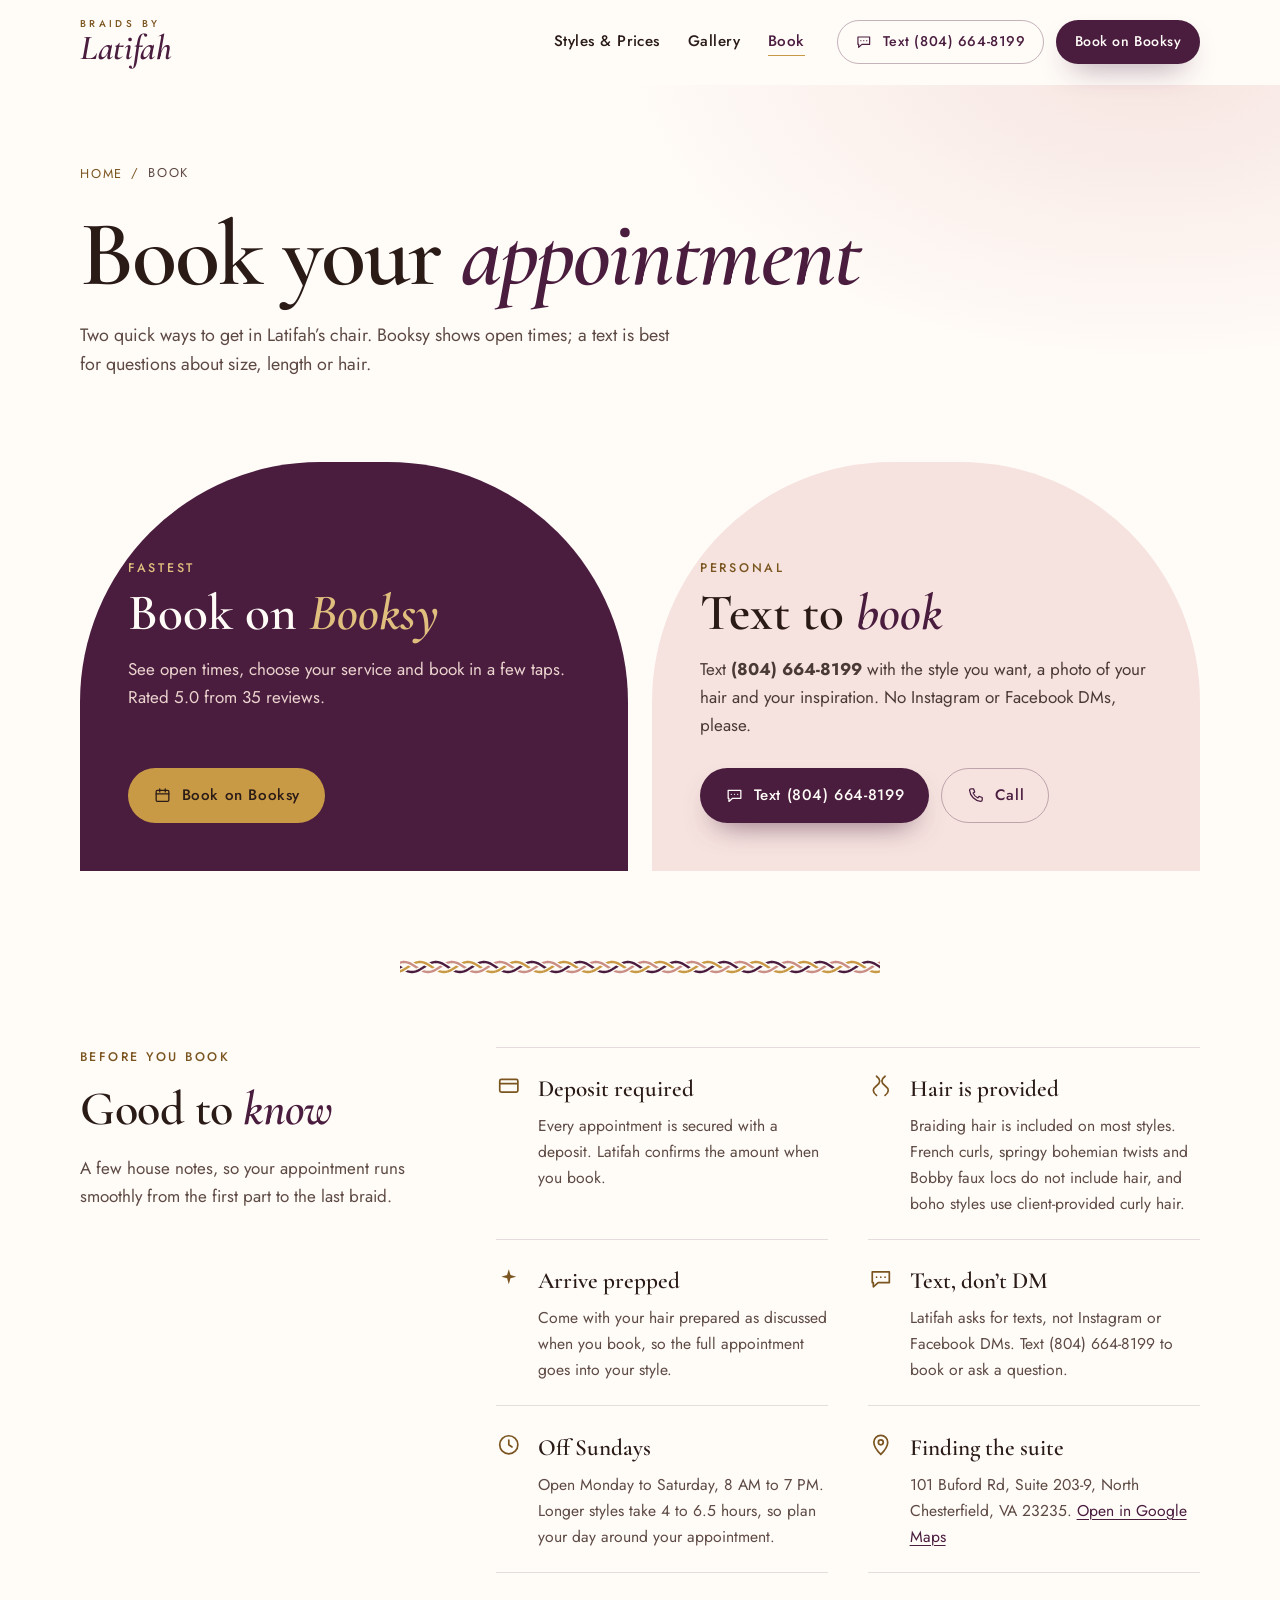
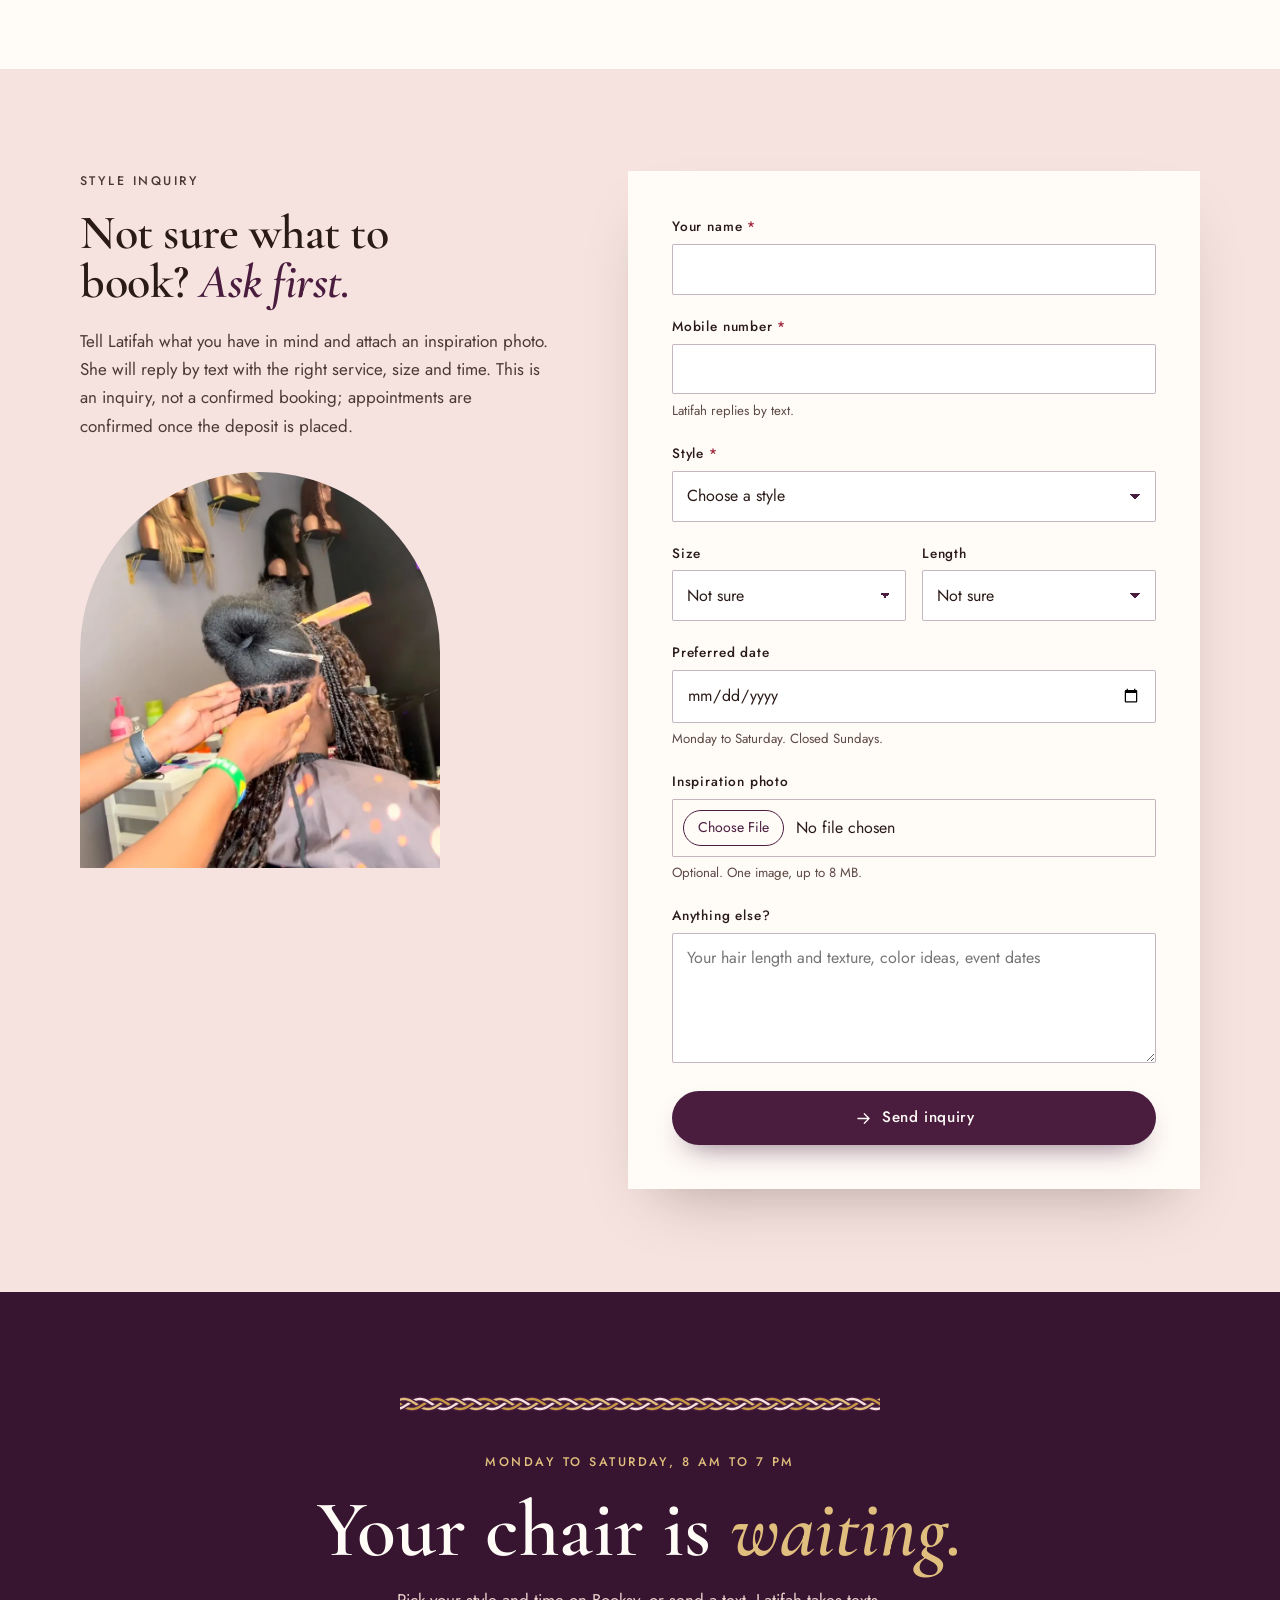
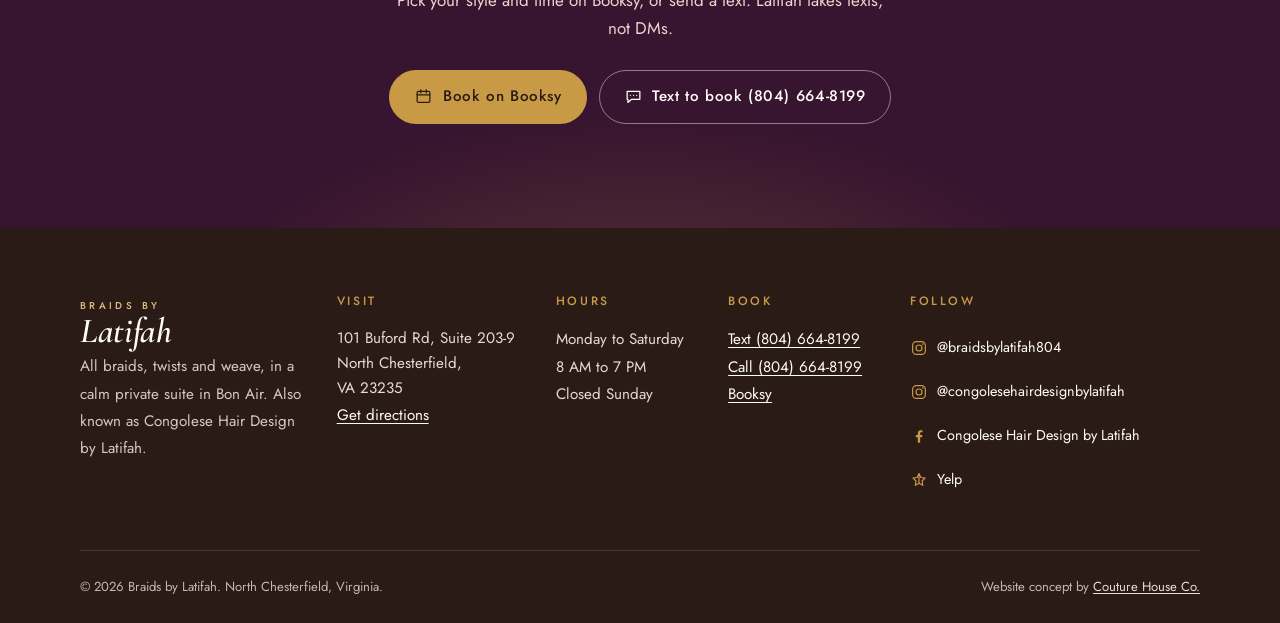
<file: book.html>
<!doctype html>
<html lang="en">
<head>
<meta charset="utf-8">
<meta name="viewport" content="width=device-width, initial-scale=1, viewport-fit=cover">
<title>Book Braids in Richmond, VA | Braids by Latifah</title>
<meta name="description" content="Book braids with Latifah on Booksy or text (804) 664-8199. Deposit required, hair provided on most styles. Private suite in North Chesterfield, VA.">
<link rel="canonical" href="https://braids-by-latifah-website.netlify.app/book.html">
<meta name="theme-color" content="#4A1D3F">
<meta name="format-detection" content="telephone=no">
<meta property="og:type" content="website">
<meta property="og:site_name" content="Braids by Latifah">
<meta property="og:title" content="Book Braids in Richmond, VA | Braids by Latifah">
<meta property="og:description" content="Book braids with Latifah on Booksy or text (804) 664-8199. Deposit required, hair provided on most styles. Private suite in North Chesterfield, VA.">
<meta property="og:url" content="https://braids-by-latifah-website.netlify.app/book.html">
<meta property="og:image" content="https://braids-by-latifah-website.netlify.app/assets/img/share.jpg">
<meta property="og:image:width" content="1200">
<meta property="og:image:height" content="630">
<meta property="og:image:alt" content="Braids by Latifah: 13 years of braiding, hair provided on most styles. Private suite in Bon Air, North Chesterfield, VA.">
<meta property="og:locale" content="en_US">
<meta name="twitter:card" content="summary_large_image">
<meta name="twitter:title" content="Book Braids in Richmond, VA | Braids by Latifah">
<meta name="twitter:description" content="Book braids with Latifah on Booksy or text (804) 664-8199. Deposit required, hair provided on most styles. Private suite in North Chesterfield, VA.">
<meta name="twitter:image" content="https://braids-by-latifah-website.netlify.app/assets/img/share.jpg">
<link rel="icon" href="assets/img/favicon.svg" type="image/svg+xml">
<link rel="icon" href="assets/img/favicon-32.png" sizes="32x32" type="image/png">
<link rel="apple-touch-icon" href="assets/img/apple-touch-icon.png">
<link rel="manifest" href="site.webmanifest">
<link rel="preload" href="assets/fonts/cormorant-garamond-latin-600-italic.woff2" as="font" type="font/woff2" crossorigin>
<link rel="preload" href="assets/fonts/jost-latin-wght-normal.woff2" as="font" type="font/woff2" crossorigin>
<link rel="stylesheet" href="assets/css/fonts.css?v=20260930b">
<link rel="stylesheet" href="assets/css/site.css?v=20260930b">
<script>document.documentElement.classList.add('js')</script>
<script src="assets/js/site.js" defer></script>
<script type="application/ld+json">{"@context":"https://schema.org","@type":"HairSalon","@id":"https://braids-by-latifah-website.netlify.app/#salon","name":"Braids by Latifah","alternateName":"Congolese Hair Design by Latifah","description":"Private braiding suite in the Bon Air area of North Chesterfield, VA. Box braids, knotless, boho, twists, cornrows, weave and locs by Latifah, a Congolese braider with 13 years of experience. Braiding hair provided on most styles.","url":"https://braids-by-latifah-website.netlify.app/","logo":"https://braids-by-latifah-website.netlify.app/assets/img/icon-512.png","image":["https://braids-by-latifah-website.netlify.app/assets/img/share.jpg","https://braids-by-latifah-website.netlify.app/assets/img/boho-french-curl-braids.webp"],"telephone":"+1-804-664-8199","address":{"@type":"PostalAddress","streetAddress":"101 Buford Rd, Suite 203-9","addressLocality":"North Chesterfield","addressRegion":"VA","postalCode":"23235","addressCountry":"US"},"openingHoursSpecification":[{"@type":"OpeningHoursSpecification","dayOfWeek":["Monday","Tuesday","Wednesday","Thursday","Friday","Saturday"],"opens":"08:00","closes":"19:00"}],"priceRange":"$15-$250","currenciesAccepted":"USD","areaServed":[{"@type":"City","name":"Richmond, VA"},{"@type":"Place","name":"Bon Air, VA"},{"@type":"Place","name":"North Chesterfield, VA"},{"@type":"AdministrativeArea","name":"Chesterfield County, VA"}],"sameAs":["https://www.instagram.com/braidsbylatifah804/","https://www.instagram.com/congolesehairdesignbylatifah/","https://www.facebook.com/congolesehairdesignbylatifah/","https://www.yelp.com/biz/braids-by-latifah-bon-air","https://booksy.com/en-us/1588457_braids-by-latifah_braids-locs_134575_richmond"],"founder":{"@type":"Person","name":"Latifah","jobTitle":"Braider"},"potentialAction":{"@type":"ReserveAction","target":{"@type":"EntryPoint","urlTemplate":"https://booksy.com/en-us/1588457_braids-by-latifah_braids-locs_134575_richmond","actionPlatform":["https://schema.org/DesktopWebPlatform","https://schema.org/MobileWebPlatform"]},"result":{"@type":"Reservation","name":"Braiding appointment"}}}</script><script type="application/ld+json">{"@context":"https://schema.org","@type":"BreadcrumbList","itemListElement":[{"@type":"ListItem","position":1,"name":"Home","item":"https://braids-by-latifah-website.netlify.app/"},{"@type":"ListItem","position":2,"name":"Book","item":"https://braids-by-latifah-website.netlify.app/book.html"}]}</script>
</head><body>
<svg class="sprite" aria-hidden="true" focusable="false" width="0" height="0"><defs><pattern id="braid-light" width="48" height="16" patternUnits="userSpaceOnUse"><g fill="none"><polyline points="-24.00,8.00 -22.00,6.71 -20.00,5.50 -18.00,4.46 -16.00,3.67 -14.00,3.17 -12.00,3.00" stroke="#FFFBF7" stroke-width="5.0" stroke-linecap="butt"/><polyline points="-24.00,8.00 -22.00,6.71 -20.00,5.50 -18.00,4.46 -16.00,3.67 -14.00,3.17 -12.00,3.00" stroke="#4A1D3F" stroke-width="2.4" stroke-linecap="round"/><polyline points="0.00,8.00 2.00,9.29 4.00,10.50 6.00,11.54 8.00,12.33 10.00,12.83 12.00,13.00" stroke="#FFFBF7" stroke-width="5.0" stroke-linecap="butt"/><polyline points="0.00,8.00 2.00,9.29 4.00,10.50 6.00,11.54 8.00,12.33 10.00,12.83 12.00,13.00" stroke="#4A1D3F" stroke-width="2.4" stroke-linecap="round"/><polyline points="24.00,8.00 26.00,6.71 28.00,5.50 30.00,4.46 32.00,3.67 34.00,3.17 36.00,3.00" stroke="#FFFBF7" stroke-width="5.0" stroke-linecap="butt"/><polyline points="24.00,8.00 26.00,6.71 28.00,5.50 30.00,4.46 32.00,3.67 34.00,3.17 36.00,3.00" stroke="#4A1D3F" stroke-width="2.4" stroke-linecap="round"/><polyline points="48.00,8.00 50.00,9.29 52.00,10.50 54.00,11.54 56.00,12.33 58.00,12.83 60.00,13.00" stroke="#FFFBF7" stroke-width="5.0" stroke-linecap="butt"/><polyline points="48.00,8.00 50.00,9.29 52.00,10.50 54.00,11.54 56.00,12.33 58.00,12.83 60.00,13.00" stroke="#4A1D3F" stroke-width="2.4" stroke-linecap="round"/><polyline points="-16.00,8.00 -14.00,9.29 -12.00,10.50 -10.00,11.54 -8.00,12.33 -6.00,12.83 -4.00,13.00" stroke="#FFFBF7" stroke-width="5.0" stroke-linecap="butt"/><polyline points="-16.00,8.00 -14.00,9.29 -12.00,10.50 -10.00,11.54 -8.00,12.33 -6.00,12.83 -4.00,13.00" stroke="#C99A45" stroke-width="2.4" stroke-linecap="round"/><polyline points="8.00,8.00 10.00,6.71 12.00,5.50 14.00,4.46 16.00,3.67 18.00,3.17 20.00,3.00" stroke="#FFFBF7" stroke-width="5.0" stroke-linecap="butt"/><polyline points="8.00,8.00 10.00,6.71 12.00,5.50 14.00,4.46 16.00,3.67 18.00,3.17 20.00,3.00" stroke="#C99A45" stroke-width="2.4" stroke-linecap="round"/><polyline points="32.00,8.00 34.00,9.29 36.00,10.50 38.00,11.54 40.00,12.33 42.00,12.83 44.00,13.00" stroke="#FFFBF7" stroke-width="5.0" stroke-linecap="butt"/><polyline points="32.00,8.00 34.00,9.29 36.00,10.50 38.00,11.54 40.00,12.33 42.00,12.83 44.00,13.00" stroke="#C99A45" stroke-width="2.4" stroke-linecap="round"/><polyline points="56.00,8.00 58.00,6.71 60.00,5.50 62.00,4.46 64.00,3.67 66.00,3.17 68.00,3.00" stroke="#FFFBF7" stroke-width="5.0" stroke-linecap="butt"/><polyline points="56.00,8.00 58.00,6.71 60.00,5.50 62.00,4.46 64.00,3.67 66.00,3.17 68.00,3.00" stroke="#C99A45" stroke-width="2.4" stroke-linecap="round"/><polyline points="-8.00,8.00 -6.00,6.71 -4.00,5.50 -2.00,4.46 0.00,3.67 2.00,3.17 4.00,3.00" stroke="#FFFBF7" stroke-width="5.0" stroke-linecap="butt"/><polyline points="-8.00,8.00 -6.00,6.71 -4.00,5.50 -2.00,4.46 0.00,3.67 2.00,3.17 4.00,3.00" stroke="#C98F86" stroke-width="2.4" stroke-linecap="round"/><polyline points="16.00,8.00 18.00,9.29 20.00,10.50 22.00,11.54 24.00,12.33 26.00,12.83 28.00,13.00" stroke="#FFFBF7" stroke-width="5.0" stroke-linecap="butt"/><polyline points="16.00,8.00 18.00,9.29 20.00,10.50 22.00,11.54 24.00,12.33 26.00,12.83 28.00,13.00" stroke="#C98F86" stroke-width="2.4" stroke-linecap="round"/><polyline points="40.00,8.00 42.00,6.71 44.00,5.50 46.00,4.46 48.00,3.67 50.00,3.17 52.00,3.00" stroke="#FFFBF7" stroke-width="5.0" stroke-linecap="butt"/><polyline points="40.00,8.00 42.00,6.71 44.00,5.50 46.00,4.46 48.00,3.67 50.00,3.17 52.00,3.00" stroke="#C98F86" stroke-width="2.4" stroke-linecap="round"/><polyline points="-12.00,3.00 -10.00,3.17 -8.00,3.67 -6.00,4.46 -4.00,5.50 -2.00,6.71 0.00,8.00" stroke="#FFFBF7" stroke-width="5.0" stroke-linecap="butt"/><polyline points="-12.00,3.00 -10.00,3.17 -8.00,3.67 -6.00,4.46 -4.00,5.50 -2.00,6.71 0.00,8.00" stroke="#4A1D3F" stroke-width="2.4" stroke-linecap="round"/><polyline points="12.00,13.00 14.00,12.83 16.00,12.33 18.00,11.54 20.00,10.50 22.00,9.29 24.00,8.00" stroke="#FFFBF7" stroke-width="5.0" stroke-linecap="butt"/><polyline points="12.00,13.00 14.00,12.83 16.00,12.33 18.00,11.54 20.00,10.50 22.00,9.29 24.00,8.00" stroke="#4A1D3F" stroke-width="2.4" stroke-linecap="round"/><polyline points="36.00,3.00 38.00,3.17 40.00,3.67 42.00,4.46 44.00,5.50 46.00,6.71 48.00,8.00" stroke="#FFFBF7" stroke-width="5.0" stroke-linecap="butt"/><polyline points="36.00,3.00 38.00,3.17 40.00,3.67 42.00,4.46 44.00,5.50 46.00,6.71 48.00,8.00" stroke="#4A1D3F" stroke-width="2.4" stroke-linecap="round"/><polyline points="60.00,13.00 62.00,12.83 64.00,12.33 66.00,11.54 68.00,10.50 70.00,9.29 72.00,8.00" stroke="#FFFBF7" stroke-width="5.0" stroke-linecap="butt"/><polyline points="60.00,13.00 62.00,12.83 64.00,12.33 66.00,11.54 68.00,10.50 70.00,9.29 72.00,8.00" stroke="#4A1D3F" stroke-width="2.4" stroke-linecap="round"/><polyline points="-4.00,13.00 -2.00,12.83 0.00,12.33 2.00,11.54 4.00,10.50 6.00,9.29 8.00,8.00" stroke="#FFFBF7" stroke-width="5.0" stroke-linecap="butt"/><polyline points="-4.00,13.00 -2.00,12.83 0.00,12.33 2.00,11.54 4.00,10.50 6.00,9.29 8.00,8.00" stroke="#C99A45" stroke-width="2.4" stroke-linecap="round"/><polyline points="20.00,3.00 22.00,3.17 24.00,3.67 26.00,4.46 28.00,5.50 30.00,6.71 32.00,8.00" stroke="#FFFBF7" stroke-width="5.0" stroke-linecap="butt"/><polyline points="20.00,3.00 22.00,3.17 24.00,3.67 26.00,4.46 28.00,5.50 30.00,6.71 32.00,8.00" stroke="#C99A45" stroke-width="2.4" stroke-linecap="round"/><polyline points="44.00,13.00 46.00,12.83 48.00,12.33 50.00,11.54 52.00,10.50 54.00,9.29 56.00,8.00" stroke="#FFFBF7" stroke-width="5.0" stroke-linecap="butt"/><polyline points="44.00,13.00 46.00,12.83 48.00,12.33 50.00,11.54 52.00,10.50 54.00,9.29 56.00,8.00" stroke="#C99A45" stroke-width="2.4" stroke-linecap="round"/><polyline points="-20.00,13.00 -18.00,12.83 -16.00,12.33 -14.00,11.54 -12.00,10.50 -10.00,9.29 -8.00,8.00" stroke="#FFFBF7" stroke-width="5.0" stroke-linecap="butt"/><polyline points="-20.00,13.00 -18.00,12.83 -16.00,12.33 -14.00,11.54 -12.00,10.50 -10.00,9.29 -8.00,8.00" stroke="#C98F86" stroke-width="2.4" stroke-linecap="round"/><polyline points="4.00,3.00 6.00,3.17 8.00,3.67 10.00,4.46 12.00,5.50 14.00,6.71 16.00,8.00" stroke="#FFFBF7" stroke-width="5.0" stroke-linecap="butt"/><polyline points="4.00,3.00 6.00,3.17 8.00,3.67 10.00,4.46 12.00,5.50 14.00,6.71 16.00,8.00" stroke="#C98F86" stroke-width="2.4" stroke-linecap="round"/><polyline points="28.00,13.00 30.00,12.83 32.00,12.33 34.00,11.54 36.00,10.50 38.00,9.29 40.00,8.00" stroke="#FFFBF7" stroke-width="5.0" stroke-linecap="butt"/><polyline points="28.00,13.00 30.00,12.83 32.00,12.33 34.00,11.54 36.00,10.50 38.00,9.29 40.00,8.00" stroke="#C98F86" stroke-width="2.4" stroke-linecap="round"/><polyline points="52.00,3.00 54.00,3.17 56.00,3.67 58.00,4.46 60.00,5.50 62.00,6.71 64.00,8.00" stroke="#FFFBF7" stroke-width="5.0" stroke-linecap="butt"/><polyline points="52.00,3.00 54.00,3.17 56.00,3.67 58.00,4.46 60.00,5.50 62.00,6.71 64.00,8.00" stroke="#C98F86" stroke-width="2.4" stroke-linecap="round"/></g></pattern><pattern id="braid-dark" width="48" height="16" patternUnits="userSpaceOnUse"><g fill="none"><polyline points="-24.00,8.00 -22.00,6.71 -20.00,5.50 -18.00,4.46 -16.00,3.67 -14.00,3.17 -12.00,3.00" stroke="#4A1D3F" stroke-width="5.0" stroke-linecap="butt"/><polyline points="-24.00,8.00 -22.00,6.71 -20.00,5.50 -18.00,4.46 -16.00,3.67 -14.00,3.17 -12.00,3.00" stroke="#C99A45" stroke-width="2.4" stroke-linecap="round"/><polyline points="0.00,8.00 2.00,9.29 4.00,10.50 6.00,11.54 8.00,12.33 10.00,12.83 12.00,13.00" stroke="#4A1D3F" stroke-width="5.0" stroke-linecap="butt"/><polyline points="0.00,8.00 2.00,9.29 4.00,10.50 6.00,11.54 8.00,12.33 10.00,12.83 12.00,13.00" stroke="#C99A45" stroke-width="2.4" stroke-linecap="round"/><polyline points="24.00,8.00 26.00,6.71 28.00,5.50 30.00,4.46 32.00,3.67 34.00,3.17 36.00,3.00" stroke="#4A1D3F" stroke-width="5.0" stroke-linecap="butt"/><polyline points="24.00,8.00 26.00,6.71 28.00,5.50 30.00,4.46 32.00,3.67 34.00,3.17 36.00,3.00" stroke="#C99A45" stroke-width="2.4" stroke-linecap="round"/><polyline points="48.00,8.00 50.00,9.29 52.00,10.50 54.00,11.54 56.00,12.33 58.00,12.83 60.00,13.00" stroke="#4A1D3F" stroke-width="5.0" stroke-linecap="butt"/><polyline points="48.00,8.00 50.00,9.29 52.00,10.50 54.00,11.54 56.00,12.33 58.00,12.83 60.00,13.00" stroke="#C99A45" stroke-width="2.4" stroke-linecap="round"/><polyline points="-16.00,8.00 -14.00,9.29 -12.00,10.50 -10.00,11.54 -8.00,12.33 -6.00,12.83 -4.00,13.00" stroke="#4A1D3F" stroke-width="5.0" stroke-linecap="butt"/><polyline points="-16.00,8.00 -14.00,9.29 -12.00,10.50 -10.00,11.54 -8.00,12.33 -6.00,12.83 -4.00,13.00" stroke="#F6E3DF" stroke-width="2.4" stroke-linecap="round"/><polyline points="8.00,8.00 10.00,6.71 12.00,5.50 14.00,4.46 16.00,3.67 18.00,3.17 20.00,3.00" stroke="#4A1D3F" stroke-width="5.0" stroke-linecap="butt"/><polyline points="8.00,8.00 10.00,6.71 12.00,5.50 14.00,4.46 16.00,3.67 18.00,3.17 20.00,3.00" stroke="#F6E3DF" stroke-width="2.4" stroke-linecap="round"/><polyline points="32.00,8.00 34.00,9.29 36.00,10.50 38.00,11.54 40.00,12.33 42.00,12.83 44.00,13.00" stroke="#4A1D3F" stroke-width="5.0" stroke-linecap="butt"/><polyline points="32.00,8.00 34.00,9.29 36.00,10.50 38.00,11.54 40.00,12.33 42.00,12.83 44.00,13.00" stroke="#F6E3DF" stroke-width="2.4" stroke-linecap="round"/><polyline points="56.00,8.00 58.00,6.71 60.00,5.50 62.00,4.46 64.00,3.67 66.00,3.17 68.00,3.00" stroke="#4A1D3F" stroke-width="5.0" stroke-linecap="butt"/><polyline points="56.00,8.00 58.00,6.71 60.00,5.50 62.00,4.46 64.00,3.67 66.00,3.17 68.00,3.00" stroke="#F6E3DF" stroke-width="2.4" stroke-linecap="round"/><polyline points="-8.00,8.00 -6.00,6.71 -4.00,5.50 -2.00,4.46 0.00,3.67 2.00,3.17 4.00,3.00" stroke="#4A1D3F" stroke-width="5.0" stroke-linecap="butt"/><polyline points="-8.00,8.00 -6.00,6.71 -4.00,5.50 -2.00,4.46 0.00,3.67 2.00,3.17 4.00,3.00" stroke="#E0BE7E" stroke-width="2.4" stroke-linecap="round"/><polyline points="16.00,8.00 18.00,9.29 20.00,10.50 22.00,11.54 24.00,12.33 26.00,12.83 28.00,13.00" stroke="#4A1D3F" stroke-width="5.0" stroke-linecap="butt"/><polyline points="16.00,8.00 18.00,9.29 20.00,10.50 22.00,11.54 24.00,12.33 26.00,12.83 28.00,13.00" stroke="#E0BE7E" stroke-width="2.4" stroke-linecap="round"/><polyline points="40.00,8.00 42.00,6.71 44.00,5.50 46.00,4.46 48.00,3.67 50.00,3.17 52.00,3.00" stroke="#4A1D3F" stroke-width="5.0" stroke-linecap="butt"/><polyline points="40.00,8.00 42.00,6.71 44.00,5.50 46.00,4.46 48.00,3.67 50.00,3.17 52.00,3.00" stroke="#E0BE7E" stroke-width="2.4" stroke-linecap="round"/><polyline points="-12.00,3.00 -10.00,3.17 -8.00,3.67 -6.00,4.46 -4.00,5.50 -2.00,6.71 0.00,8.00" stroke="#4A1D3F" stroke-width="5.0" stroke-linecap="butt"/><polyline points="-12.00,3.00 -10.00,3.17 -8.00,3.67 -6.00,4.46 -4.00,5.50 -2.00,6.71 0.00,8.00" stroke="#C99A45" stroke-width="2.4" stroke-linecap="round"/><polyline points="12.00,13.00 14.00,12.83 16.00,12.33 18.00,11.54 20.00,10.50 22.00,9.29 24.00,8.00" stroke="#4A1D3F" stroke-width="5.0" stroke-linecap="butt"/><polyline points="12.00,13.00 14.00,12.83 16.00,12.33 18.00,11.54 20.00,10.50 22.00,9.29 24.00,8.00" stroke="#C99A45" stroke-width="2.4" stroke-linecap="round"/><polyline points="36.00,3.00 38.00,3.17 40.00,3.67 42.00,4.46 44.00,5.50 46.00,6.71 48.00,8.00" stroke="#4A1D3F" stroke-width="5.0" stroke-linecap="butt"/><polyline points="36.00,3.00 38.00,3.17 40.00,3.67 42.00,4.46 44.00,5.50 46.00,6.71 48.00,8.00" stroke="#C99A45" stroke-width="2.4" stroke-linecap="round"/><polyline points="60.00,13.00 62.00,12.83 64.00,12.33 66.00,11.54 68.00,10.50 70.00,9.29 72.00,8.00" stroke="#4A1D3F" stroke-width="5.0" stroke-linecap="butt"/><polyline points="60.00,13.00 62.00,12.83 64.00,12.33 66.00,11.54 68.00,10.50 70.00,9.29 72.00,8.00" stroke="#C99A45" stroke-width="2.4" stroke-linecap="round"/><polyline points="-4.00,13.00 -2.00,12.83 0.00,12.33 2.00,11.54 4.00,10.50 6.00,9.29 8.00,8.00" stroke="#4A1D3F" stroke-width="5.0" stroke-linecap="butt"/><polyline points="-4.00,13.00 -2.00,12.83 0.00,12.33 2.00,11.54 4.00,10.50 6.00,9.29 8.00,8.00" stroke="#F6E3DF" stroke-width="2.4" stroke-linecap="round"/><polyline points="20.00,3.00 22.00,3.17 24.00,3.67 26.00,4.46 28.00,5.50 30.00,6.71 32.00,8.00" stroke="#4A1D3F" stroke-width="5.0" stroke-linecap="butt"/><polyline points="20.00,3.00 22.00,3.17 24.00,3.67 26.00,4.46 28.00,5.50 30.00,6.71 32.00,8.00" stroke="#F6E3DF" stroke-width="2.4" stroke-linecap="round"/><polyline points="44.00,13.00 46.00,12.83 48.00,12.33 50.00,11.54 52.00,10.50 54.00,9.29 56.00,8.00" stroke="#4A1D3F" stroke-width="5.0" stroke-linecap="butt"/><polyline points="44.00,13.00 46.00,12.83 48.00,12.33 50.00,11.54 52.00,10.50 54.00,9.29 56.00,8.00" stroke="#F6E3DF" stroke-width="2.4" stroke-linecap="round"/><polyline points="-20.00,13.00 -18.00,12.83 -16.00,12.33 -14.00,11.54 -12.00,10.50 -10.00,9.29 -8.00,8.00" stroke="#4A1D3F" stroke-width="5.0" stroke-linecap="butt"/><polyline points="-20.00,13.00 -18.00,12.83 -16.00,12.33 -14.00,11.54 -12.00,10.50 -10.00,9.29 -8.00,8.00" stroke="#E0BE7E" stroke-width="2.4" stroke-linecap="round"/><polyline points="4.00,3.00 6.00,3.17 8.00,3.67 10.00,4.46 12.00,5.50 14.00,6.71 16.00,8.00" stroke="#4A1D3F" stroke-width="5.0" stroke-linecap="butt"/><polyline points="4.00,3.00 6.00,3.17 8.00,3.67 10.00,4.46 12.00,5.50 14.00,6.71 16.00,8.00" stroke="#E0BE7E" stroke-width="2.4" stroke-linecap="round"/><polyline points="28.00,13.00 30.00,12.83 32.00,12.33 34.00,11.54 36.00,10.50 38.00,9.29 40.00,8.00" stroke="#4A1D3F" stroke-width="5.0" stroke-linecap="butt"/><polyline points="28.00,13.00 30.00,12.83 32.00,12.33 34.00,11.54 36.00,10.50 38.00,9.29 40.00,8.00" stroke="#E0BE7E" stroke-width="2.4" stroke-linecap="round"/><polyline points="52.00,3.00 54.00,3.17 56.00,3.67 58.00,4.46 60.00,5.50 62.00,6.71 64.00,8.00" stroke="#4A1D3F" stroke-width="5.0" stroke-linecap="butt"/><polyline points="52.00,3.00 54.00,3.17 56.00,3.67 58.00,4.46 60.00,5.50 62.00,6.71 64.00,8.00" stroke="#E0BE7E" stroke-width="2.4" stroke-linecap="round"/></g></pattern><symbol id="i-star" viewBox="0 0 24 24"><path fill="currentColor" d="M12 2.8l2.8 5.8 6.3.9-4.6 4.4 1.1 6.3L12 17.2l-5.6 3 1.1-6.3L2.9 9.5l6.3-.9z"/></symbol><symbol id="i-chat" viewBox="0 0 24 24"><path fill="none" stroke="currentColor" stroke-width="1.6" stroke-linejoin="round" d="M4 5.5h16v10H9.5L5 19.5v-4H4z"/><path stroke="currentColor" stroke-width="1.6" stroke-linecap="round" d="M8 10.5h.01M12 10.5h.01M16 10.5h.01"/></symbol><symbol id="i-phone" viewBox="0 0 24 24"><path fill="none" stroke="currentColor" stroke-width="1.6" stroke-linejoin="round" d="M6.5 3.5h3l1.5 4-2 1.5a11 11 0 0 0 6 6l1.5-2 4 1.5v3a2 2 0 0 1-2 2A16 16 0 0 1 4.5 5.5a2 2 0 0 1 2-2z"/></symbol><symbol id="i-pin" viewBox="0 0 24 24"><path fill="none" stroke="currentColor" stroke-width="1.6" d="M12 21s-6.5-6.2-6.5-11.3a6.5 6.5 0 0 1 13 0C18.5 14.8 12 21 12 21z"/><circle cx="12" cy="9.7" r="2.3" fill="none" stroke="currentColor" stroke-width="1.6"/></symbol><symbol id="i-clock" viewBox="0 0 24 24"><circle cx="12" cy="12" r="8.5" fill="none" stroke="currentColor" stroke-width="1.6"/><path fill="none" stroke="currentColor" stroke-width="1.6" stroke-linecap="round" d="M12 7.5V12l3 2"/></symbol><symbol id="i-calendar" viewBox="0 0 24 24"><rect x="4" y="5.5" width="16" height="14" rx="1.5" fill="none" stroke="currentColor" stroke-width="1.6"/><path stroke="currentColor" stroke-width="1.6" stroke-linecap="round" d="M4 10h16M8.5 3.5v4M15.5 3.5v4"/></symbol><symbol id="i-strand" viewBox="0 0 24 24"><path fill="none" stroke="currentColor" stroke-width="1.6" stroke-linecap="round" d="M8 3c4 3 4 6 0 9s-4 6 0 9M16 3c-4 3-4 6 0 9s4 6 0 9"/></symbol><symbol id="i-card" viewBox="0 0 24 24"><rect x="3.5" y="6" width="17" height="12" rx="1.5" fill="none" stroke="currentColor" stroke-width="1.6"/><path stroke="currentColor" stroke-width="1.6" d="M3.5 10h17"/></symbol><symbol id="i-sparkle" viewBox="0 0 24 24"><path fill="currentColor" d="M12 3l1.6 5.4L19 10l-5.4 1.6L12 17l-1.6-5.4L5 10l5.4-1.6z"/></symbol><symbol id="i-arrow" viewBox="0 0 24 24"><path fill="none" stroke="currentColor" stroke-width="1.6" stroke-linecap="round" stroke-linejoin="round" d="M5 12h14M13 6l6 6-6 6"/></symbol><symbol id="i-external" viewBox="0 0 24 24"><path fill="none" stroke="currentColor" stroke-width="1.6" stroke-linecap="round" stroke-linejoin="round" d="M14 4h6v6M20 4l-9 9M18 14v5a1 1 0 0 1-1 1H5a1 1 0 0 1-1-1V7a1 1 0 0 1 1-1h5"/></symbol><symbol id="i-instagram" viewBox="0 0 24 24"><rect x="3.5" y="3.5" width="17" height="17" rx="5" fill="none" stroke="currentColor" stroke-width="1.6"/><circle cx="12" cy="12" r="4" fill="none" stroke="currentColor" stroke-width="1.6"/><circle cx="17.2" cy="6.8" r="1.1" fill="currentColor"/></symbol><symbol id="i-facebook" viewBox="0 0 24 24"><path fill="currentColor" d="M13.5 21v-7.5h2.6l.4-3h-3V8.6c0-.9.3-1.5 1.5-1.5h1.6V4.4a21 21 0 0 0-2.3-.1c-2.3 0-3.9 1.4-3.9 4v2.2H7.8v3h2.6V21z"/></symbol><symbol id="i-yelp" viewBox="0 0 24 24"><path fill="none" stroke="currentColor" stroke-width="1.6" stroke-linejoin="round" d="M12 3.5l2.5 5.2 5.6.8-4 3.9 1 5.6-5.1-2.7-5 2.7 1-5.6-4-3.9 5.5-.8z"/><path stroke="currentColor" stroke-width="1.6" d="M12 3.5v13"/></symbol><symbol id="i-menu" viewBox="0 0 24 24"><path stroke="currentColor" stroke-width="1.6" stroke-linecap="round" d="M4 8h16M4 16h16"/></symbol><symbol id="i-close" viewBox="0 0 24 24"><path stroke="currentColor" stroke-width="1.6" stroke-linecap="round" d="M6 6l12 12M18 6L6 18"/></symbol><symbol id="i-chev-l" viewBox="0 0 24 24"><path fill="none" stroke="currentColor" stroke-width="1.6" stroke-linecap="round" stroke-linejoin="round" d="M15 5l-7 7 7 7"/></symbol><symbol id="i-chev-r" viewBox="0 0 24 24"><path fill="none" stroke="currentColor" stroke-width="1.6" stroke-linecap="round" stroke-linejoin="round" d="M9 5l7 7-7 7"/></symbol><symbol id="i-check" viewBox="0 0 24 24"><path fill="none" stroke="currentColor" stroke-width="1.8" stroke-linecap="round" stroke-linejoin="round" d="M5 12.5l4.5 4.5L19 7.5"/></symbol></defs></svg>
<a class="skip" href="#main">Skip to content</a>
<header class="site-header" data-header>
  <div class="site-header__inner">
    <a class="brand" href="index.html" aria-label="Braids by Latifah, home">
      <span class="brand__by">Braids by</span><span class="brand__name">Latifah</span>
    </a>
    <nav class="nav" aria-label="Main">
      <button class="nav__toggle" type="button" aria-expanded="false" aria-controls="nav-menu" data-nav-toggle>
        <span class="nav__toggle-label">Menu</span><svg class="icon icon--open" aria-hidden="true" focusable="false"><use href="#i-menu"/></svg><svg class="icon icon--close" aria-hidden="true" focusable="false"><use href="#i-close"/></svg>
      </button>
      <div class="nav__menu" id="nav-menu" data-nav-menu>
        <ul class="nav__list"><li><a href="styles.html">Styles &amp; Prices</a></li><li><a href="gallery.html">Gallery</a></li><li><a href="book.html" aria-current="page">Book</a></li></ul>
        <div class="nav__actions">
          <a class="btn btn--ghost btn--sm" href="sms:+18046648199"><svg class="icon" aria-hidden="true" focusable="false"><use href="#i-chat"/></svg><span>Text (804) 664-8199</span></a>
          <a class="btn btn--plum btn--sm" href="https://booksy.com/en-us/1588457_braids-by-latifah_braids-locs_134575_richmond" rel="noopener" target="_blank">Book on Booksy<span class="sr-only"> (opens in a new tab)</span></a>
        </div>
      </div>
    </nav>
  </div>
  <div class="progress" aria-hidden="true"><svg width="100%" height="16" focusable="false"><rect width="100%" height="16" fill="url(#braid-light)"/></svg></div>
</header>
<main id="main">
<section class="page-hero" aria-labelledby="page-title">
  <div class="wrap">
    <nav class="crumbs" aria-label="Breadcrumb"><ol><li><a href="index.html">Home</a></li><li aria-current="page">Book</li></ol></nav>
    <h1 id="page-title" class="page-title">Book your <em>appointment</em></h1>
    <p class="page-hero__lead">Two quick ways to get in Latifah&rsquo;s chair. Booksy shows open times; a text is best for questions about size, length or hair.</p>
  </div>
</section>

<section class="book-options" aria-label="Ways to book">
  <div class="wrap book-options__grid">
    <article class="book-card book-card--plum unravel" style="--i:0">
      <p class="book-card__kicker">Fastest</p>
      <h2 class="book-card__title">Book on <em>Booksy</em></h2>
      <p>See open times, choose your service and book in a few taps. Rated 5.0 from 35 reviews.</p>
      <a class="btn btn--gold" href="https://booksy.com/en-us/1588457_braids-by-latifah_braids-locs_134575_richmond" rel="noopener" target="_blank"><svg class="icon" aria-hidden="true" focusable="false"><use href="#i-calendar"/></svg><span>Book on Booksy</span><span class="sr-only"> (opens in a new tab)</span></a>
    </article>
    <article class="book-card unravel" style="--i:1">
      <p class="book-card__kicker">Personal</p>
      <h2 class="book-card__title">Text to <em>book</em></h2>
      <p>Text <strong>(804) 664-8199</strong> with the style you want, a photo of your hair and your inspiration. No Instagram or Facebook DMs, please.</p>
      <div class="btn-row">
        <a class="btn btn--plum" href="sms:+18046648199"><svg class="icon" aria-hidden="true" focusable="false"><use href="#i-chat"/></svg><span>Text (804) 664-8199</span></a>
        <a class="btn btn--ghost" href="tel:+18046648199"><svg class="icon" aria-hidden="true" focusable="false"><use href="#i-phone"/></svg><span>Call</span></a>
      </div>
    </article>
  </div>
</section>

<div class="braid-divider" aria-hidden="true"><svg viewBox="0 0 480 16" width="480" height="16" focusable="false"><rect width="480" height="16" fill="url(#braid-light)"/></svg></div>

<section class="policies" aria-labelledby="pol-title">
  <div class="wrap policies__grid">
    <div>
      <p class="eyebrow">Before you book</p>
      <h2 id="pol-title" class="section-title section-title--sm">Good to <em>know</em></h2>
      <p class="policies__lead">A few house notes, so your appointment runs smoothly from the first part to the last braid.</p>
    </div>
    <ul class="policy-list">
      <li class="reveal" style="--i:0"><svg class="icon icon--gold" aria-hidden="true" focusable="false"><use href="#i-card"/></svg><div><h3>Deposit required</h3><p>Every appointment is secured with a deposit. Latifah confirms the amount when you book.</p></div></li>
      <li class="reveal" style="--i:1"><svg class="icon icon--gold" aria-hidden="true" focusable="false"><use href="#i-strand"/></svg><div><h3>Hair is provided</h3><p>Braiding hair is included on most styles. French curls, springy bohemian twists and Bobby faux locs do not include hair, and boho styles use client-provided curly hair.</p></div></li>
      <li class="reveal" style="--i:2"><svg class="icon icon--gold" aria-hidden="true" focusable="false"><use href="#i-sparkle"/></svg><div><h3>Arrive prepped</h3><p>Come with your hair prepared as discussed when you book, so the full appointment goes into your style.</p></div></li>
      <li class="reveal" style="--i:0"><svg class="icon icon--gold" aria-hidden="true" focusable="false"><use href="#i-chat"/></svg><div><h3>Text, don&rsquo;t DM</h3><p>Latifah asks for texts, not Instagram or Facebook DMs. Text (804) 664-8199 to book or ask a question.</p></div></li>
      <li class="reveal" style="--i:1"><svg class="icon icon--gold" aria-hidden="true" focusable="false"><use href="#i-clock"/></svg><div><h3>Off Sundays</h3><p>Open Monday to Saturday, 8 AM to 7 PM. Longer styles take 4 to 6.5 hours, so plan your day around your appointment.</p></div></li>
      <li class="reveal" style="--i:2"><svg class="icon icon--gold" aria-hidden="true" focusable="false"><use href="#i-pin"/></svg><div><h3>Finding the suite</h3><p>101 Buford Rd, Suite 203-9, North Chesterfield, VA 23235. <a href="https://www.google.com/maps/search/?api=1&query=101+Buford+Rd+Suite+203-9+North+Chesterfield+VA+23235" rel="noopener" target="_blank">Open in Google Maps<span class="sr-only"> (opens in a new tab)</span></a></p></div></li>
    </ul>
  </div>
</section>

<section class="inquiry" aria-labelledby="form-title">
  <div class="wrap inquiry__grid">
    <div class="inquiry__intro">
      <p class="eyebrow">Style inquiry</p>
      <h2 id="form-title" class="section-title section-title--sm">Not sure what to book? <em>Ask first.</em></h2>
      <p>Tell Latifah what you have in mind and attach an inspiration photo. She will reply by text with the right service, size and time. This is an inquiry, not a confirmed booking; appointments are confirmed once the deposit is placed.</p>
      <figure class="inquiry__art arch arch--soft"><img src="assets/img/boho-braids-in-progress.webp" srcset="assets/img/boho-braids-in-progress-800.webp 800w, assets/img/boho-braids-in-progress.webp 1290w" sizes="(min-width: 900px) 30vw, 80vw" width="1290" height="1612" alt="Latifah sectioning hair while installing boho braids" loading="lazy" decoding="async"></figure>
    </div>
    <form class="form" name="style-inquiry" method="POST" action="book.html?sent=1" data-netlify="true" netlify-honeypot="company" enctype="multipart/form-data" novalidate data-form>
      <input type="hidden" name="form-name" value="style-inquiry">
      <p class="form__hp" aria-hidden="true"><label>Company <input name="company" tabindex="-1" autocomplete="off"></label></p>
      <div class="field">
        <label for="f-name">Your name <span class="req" aria-hidden="true">*</span></label>
        <input id="f-name" name="name" type="text" autocomplete="name" required aria-describedby="f-name-err">
        <p class="field__err" id="f-name-err" data-err></p>
      </div>
      <div class="field">
        <label for="f-phone">Mobile number <span class="req" aria-hidden="true">*</span></label>
        <input id="f-phone" name="phone" type="tel" autocomplete="tel" inputmode="tel" required pattern="[0-9()+\-. ]{10,}" aria-describedby="f-phone-hint f-phone-err">
        <p class="field__hint" id="f-phone-hint">Latifah replies by text.</p>
        <p class="field__err" id="f-phone-err" data-err></p>
      </div>
      <div class="field">
        <label for="f-style">Style <span class="req" aria-hidden="true">*</span></label>
        <select id="f-style" name="style" required aria-describedby="f-style-err"><option value="">Choose a style</option><optgroup label="Knotless &amp; Box Braids"><option>Knotless smedium box braids</option><option>Box braids</option><option>Tribal braids / box braids</option><option>Micro braids</option><option>Classic bob (burnt)</option></optgroup><optgroup label="Boho &amp; Curls"><option>Bohemian or boho box braids</option><option>French curls</option><option>Springy bohemian twists</option><option>Boho bob</option></optgroup><optgroup label="Cornrows &amp; Feed-ins"><option>Cornrow braids</option><option>Cornrows men</option><option>Feed-ins</option><option>Cornrows under the wig</option></optgroup><optgroup label="Twists"><option>2-strand twist</option><option>Senegalese twist</option><option>Marley twist</option><option>Kinky twist</option><option>Spring twist</option><option>Island twist</option></optgroup><optgroup label="Weave &amp; Wigs"><option>Weave sew-in</option><option>Wig install</option></optgroup><optgroup label="Kids"><option>Box braids kids</option><option>Cornrows kids</option></optgroup><optgroup label="Locs &amp; Crochet"><option>Butterfly locs</option><option>Soft dread</option><option>Bobby faux locs</option><option>Crochet braids</option><option>Loc retwist</option><option>Retwist locs</option></optgroup><optgroup label="Extras"><option>Wash</option><option>Touch-up service</option><option>Take out (all types of braids)</option></optgroup><option>Something else (describe below)</option></select>
        <p class="field__err" id="f-style-err" data-err></p>
      </div>
      <div class="field-row">
        <div class="field">
          <label for="f-size">Size</label>
          <select id="f-size" name="size"><option value="">Not sure</option><option>Micro</option><option>Small</option><option>Smedium</option><option>Medium</option><option>Large</option><option>Jumbo</option></select>
        </div>
        <div class="field">
          <label for="f-length">Length</label>
          <select id="f-length" name="length"><option value="">Not sure</option><option>Bob / chin</option><option>Shoulder</option><option>Mid-back</option><option>Waist</option><option>Hip or longer</option></select>
        </div>
      </div>
      <div class="field">
        <label for="f-date">Preferred date</label>
        <input id="f-date" name="preferred-date" type="date" aria-describedby="f-date-hint f-date-err">
        <p class="field__hint" id="f-date-hint">Monday to Saturday. Closed Sundays.</p>
        <p class="field__err" id="f-date-err" data-err></p>
      </div>
      <div class="field">
        <label for="f-photo">Inspiration photo</label>
        <input id="f-photo" name="inspiration-photo" type="file" accept="image/*" aria-describedby="f-photo-hint f-photo-err">
        <p class="field__hint" id="f-photo-hint">Optional. One image, up to 8 MB.</p>
        <p class="field__err" id="f-photo-err" data-err></p>
      </div>
      <div class="field">
        <label for="f-notes">Anything else?</label>
        <textarea id="f-notes" name="notes" rows="4" placeholder="Your hair length and texture, color ideas, event dates"></textarea>
      </div>
      <button class="btn btn--plum btn--block" type="submit" data-submit><svg class="icon" aria-hidden="true" focusable="false"><use href="#i-arrow"/></svg><span>Send inquiry</span></button>
      <p class="form__status" role="status" aria-live="polite" data-status></p>
    </form>
    <div class="form-success" tabindex="-1" hidden data-success>
      <svg class="icon form-success__icon" aria-hidden="true" focusable="false"><use href="#i-check"/></svg>
      <h3>Thank you, your inquiry is in.</h3>
      <p>Latifah will reply by text. Want the fastest route? You can also <a href="https://booksy.com/en-us/1588457_braids-by-latifah_braids-locs_134575_richmond" rel="noopener" target="_blank">book directly on Booksy<span class="sr-only"> (opens in a new tab)</span></a>.</p>
    </div>
  </div>
</section>
<section class="cta-band" aria-labelledby="cta-title">
  <div class="wrap cta-band__inner">
    <div class="braid-divider braid-divider--dark" aria-hidden="true"><svg viewBox="0 0 480 16" width="480" height="16" focusable="false"><rect width="480" height="16" fill="url(#braid-dark)"/></svg></div>
    <p class="eyebrow eyebrow--gold">Monday to Saturday, 8 AM to 7 PM</p>
    <h2 id="cta-title" class="cta-band__title">Your chair is <em>waiting.</em></h2>
    <p class="cta-band__text">Pick your style and time on Booksy, or send a text. Latifah takes texts, not DMs.</p>
    <div class="btn-row btn-row--center">
      <a class="btn btn--gold" href="https://booksy.com/en-us/1588457_braids-by-latifah_braids-locs_134575_richmond" rel="noopener" target="_blank"><svg class="icon" aria-hidden="true" focusable="false"><use href="#i-calendar"/></svg><span>Book on Booksy</span><span class="sr-only"> (opens in a new tab)</span></a>
      <a class="btn btn--outline-light" href="sms:+18046648199"><svg class="icon" aria-hidden="true" focusable="false"><use href="#i-chat"/></svg><span>Text to book (804) 664-8199</span></a>
    </div>
  </div>
</section>
</main>
<footer class="site-footer">
  <div class="wrap site-footer__grid">
    <div class="site-footer__brand">
      <a class="brand brand--light" href="index.html"><span class="brand__by">Braids by</span><span class="brand__name">Latifah</span></a>
      <p>All braids, twists and weave, in a calm private suite in Bon Air. Also known as Congolese Hair Design by Latifah.</p>
    </div>
    <div>
      <h2 class="site-footer__h">Visit</h2>
      <address>101 Buford Rd, <span class="nowrap">Suite 203-9</span><br>North Chesterfield, <span class="nowrap">VA 23235</span></address>
      <p><a href="https://www.google.com/maps/search/?api=1&query=101+Buford+Rd+Suite+203-9+North+Chesterfield+VA+23235" rel="noopener" target="_blank">Get directions<span class="sr-only"> (opens Google Maps in a new tab)</span></a></p>
    </div>
    <div>
      <h2 class="site-footer__h">Hours</h2>
      <p>Monday to Saturday<br>8 AM to 7 PM<br>Closed Sunday</p>
    </div>
    <div>
      <h2 class="site-footer__h">Book</h2>
      <p><a href="sms:+18046648199">Text (804) 664-8199</a><br><a href="tel:+18046648199">Call (804) 664-8199</a><br><a href="https://booksy.com/en-us/1588457_braids-by-latifah_braids-locs_134575_richmond" rel="noopener" target="_blank">Booksy<span class="sr-only"> (opens in a new tab)</span></a></p>
    </div>
    <div class="site-footer__social">
      <h2 class="site-footer__h">Follow</h2>
      <ul class="social">
        <li><a href="https://www.instagram.com/braidsbylatifah804/" rel="noopener" target="_blank"><svg class="icon" aria-hidden="true" focusable="false"><use href="#i-instagram"/></svg><span>@braidsbylatifah804</span></a></li>
        <li><a href="https://www.instagram.com/congolesehairdesignbylatifah/" rel="noopener" target="_blank"><svg class="icon" aria-hidden="true" focusable="false"><use href="#i-instagram"/></svg><span>@congolesehairdesignbylatifah</span></a></li>
        <li><a href="https://www.facebook.com/congolesehairdesignbylatifah/" rel="noopener" target="_blank"><svg class="icon" aria-hidden="true" focusable="false"><use href="#i-facebook"/></svg><span>Congolese Hair Design by Latifah</span></a></li>
        <li><a href="https://www.yelp.com/biz/braids-by-latifah-bon-air" rel="noopener" target="_blank"><svg class="icon" aria-hidden="true" focusable="false"><use href="#i-yelp"/></svg><span>Yelp</span></a></li>
      </ul>
    </div>
  </div>
  <div class="wrap"><div class="site-footer__base">
    <p>&copy; 2026 Braids by Latifah. North Chesterfield, Virginia.</p>
    <p class="credit">Website concept by <a href="https://couturehouse.co" rel="noopener" target="_blank">Couture House Co.</a></p>
  </div></div>
</footer>
<div class="mobile-bar" role="region" aria-label="Quick booking">
  <a class="mobile-bar__btn mobile-bar__btn--text" href="sms:+18046648199"><svg class="icon" aria-hidden="true" focusable="false"><use href="#i-chat"/></svg><span>Text to book</span></a>
  <a class="mobile-bar__btn mobile-bar__btn--book" href="https://booksy.com/en-us/1588457_braids-by-latifah_braids-locs_134575_richmond" rel="noopener" target="_blank"><svg class="icon" aria-hidden="true" focusable="false"><use href="#i-calendar"/></svg><span>Book on Booksy</span></a>
</div>
</body>
</html>
</file>
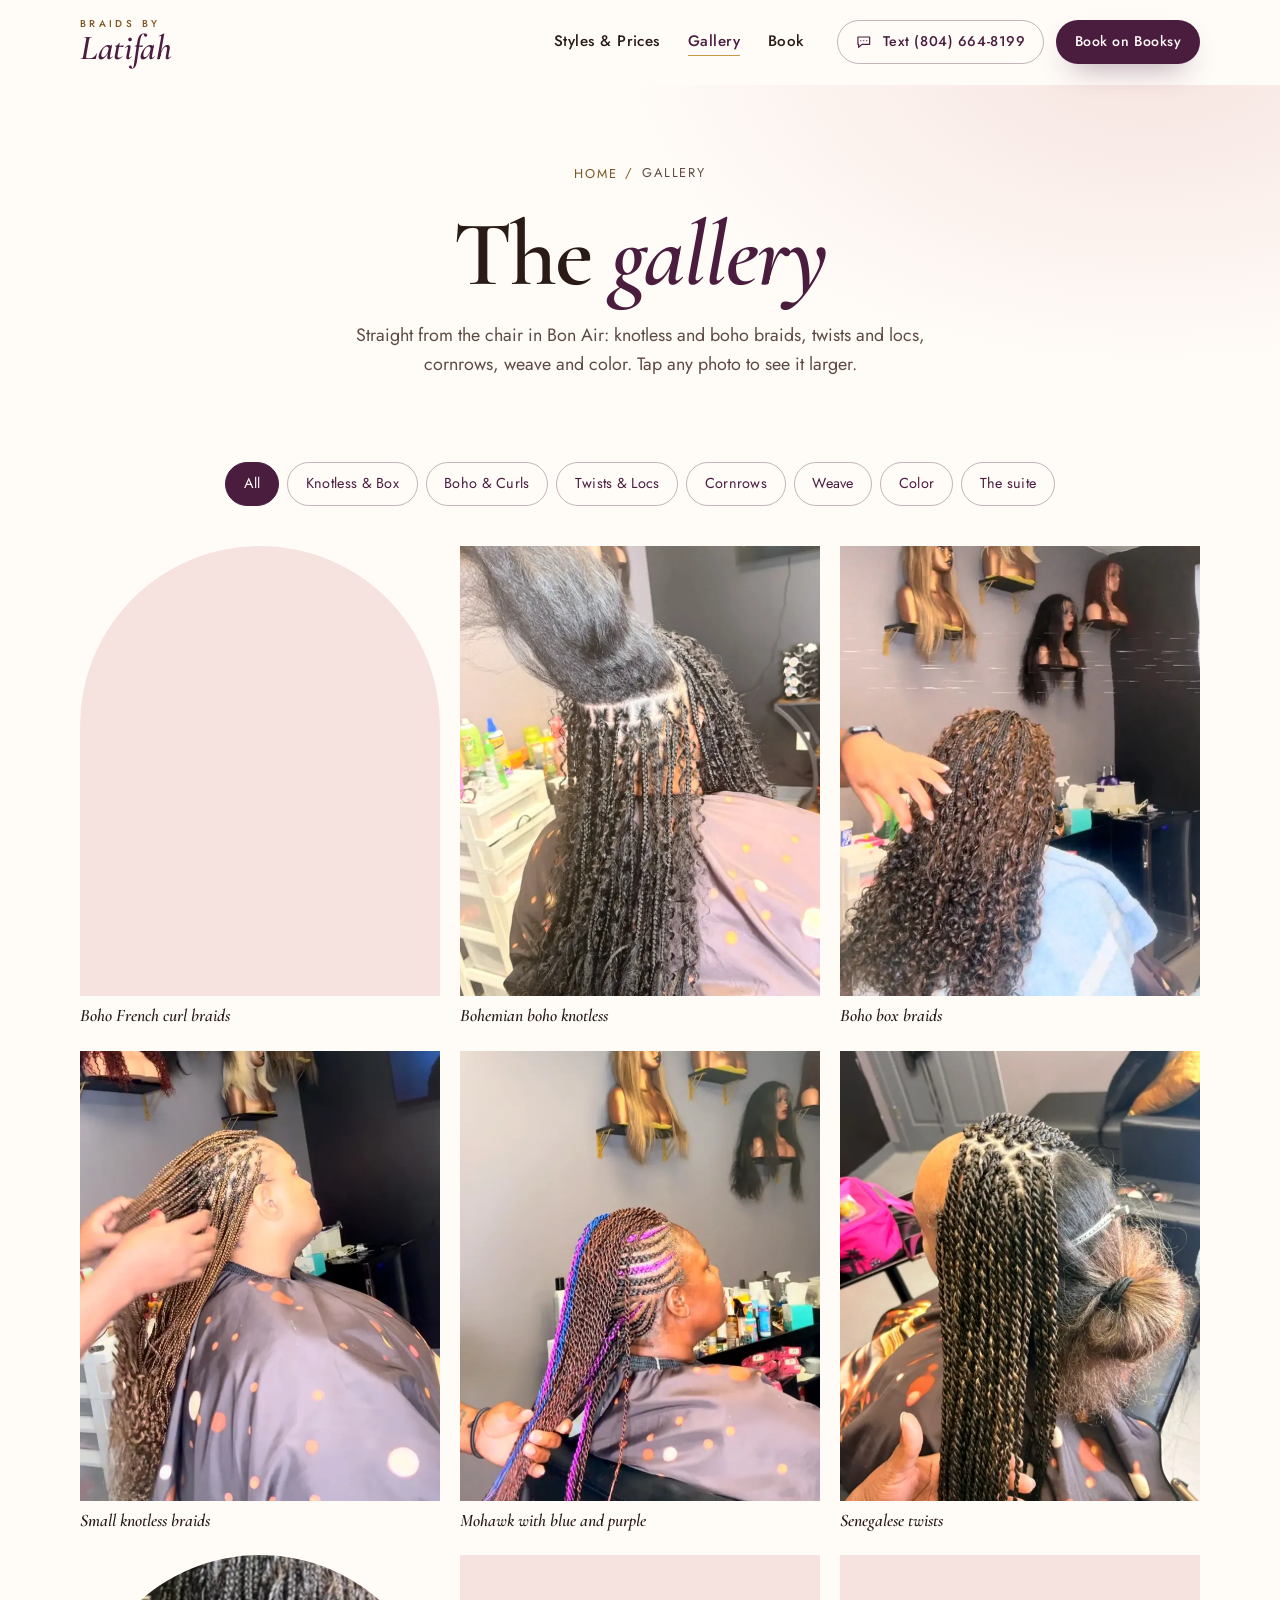
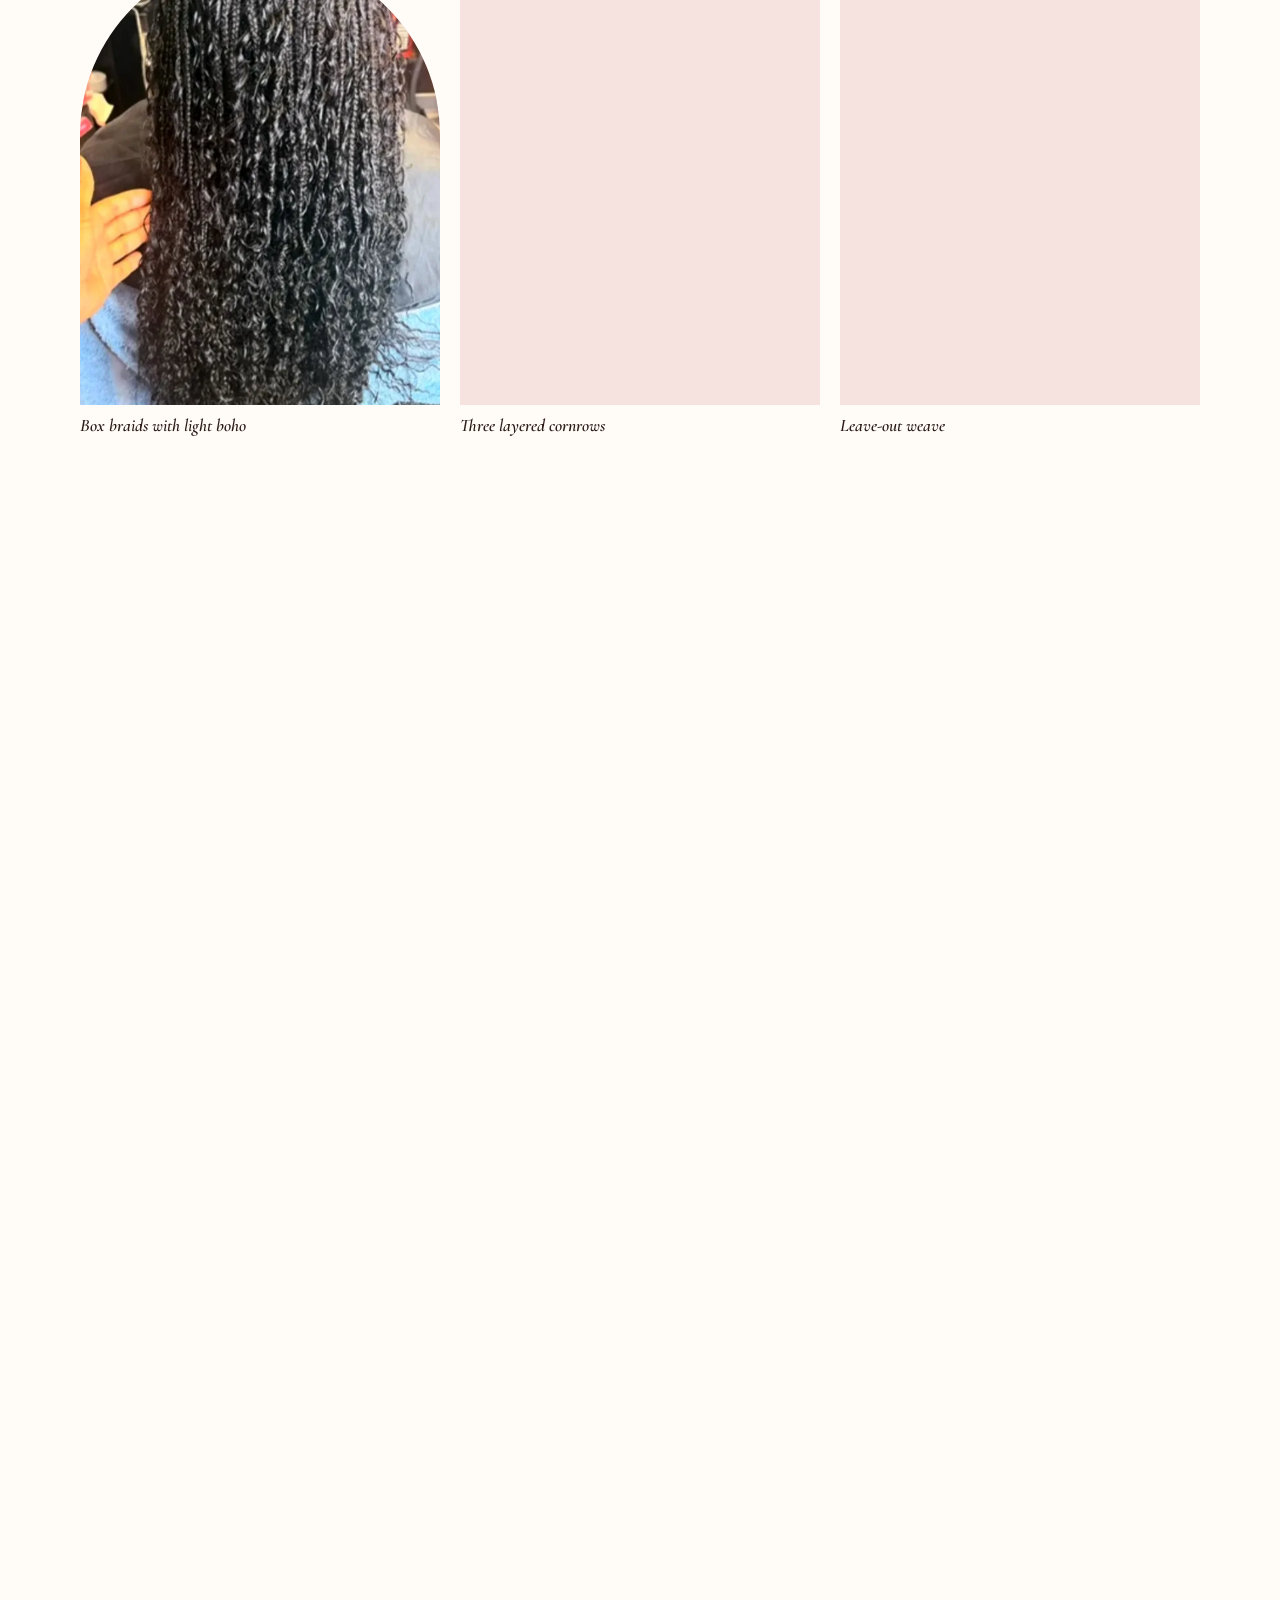
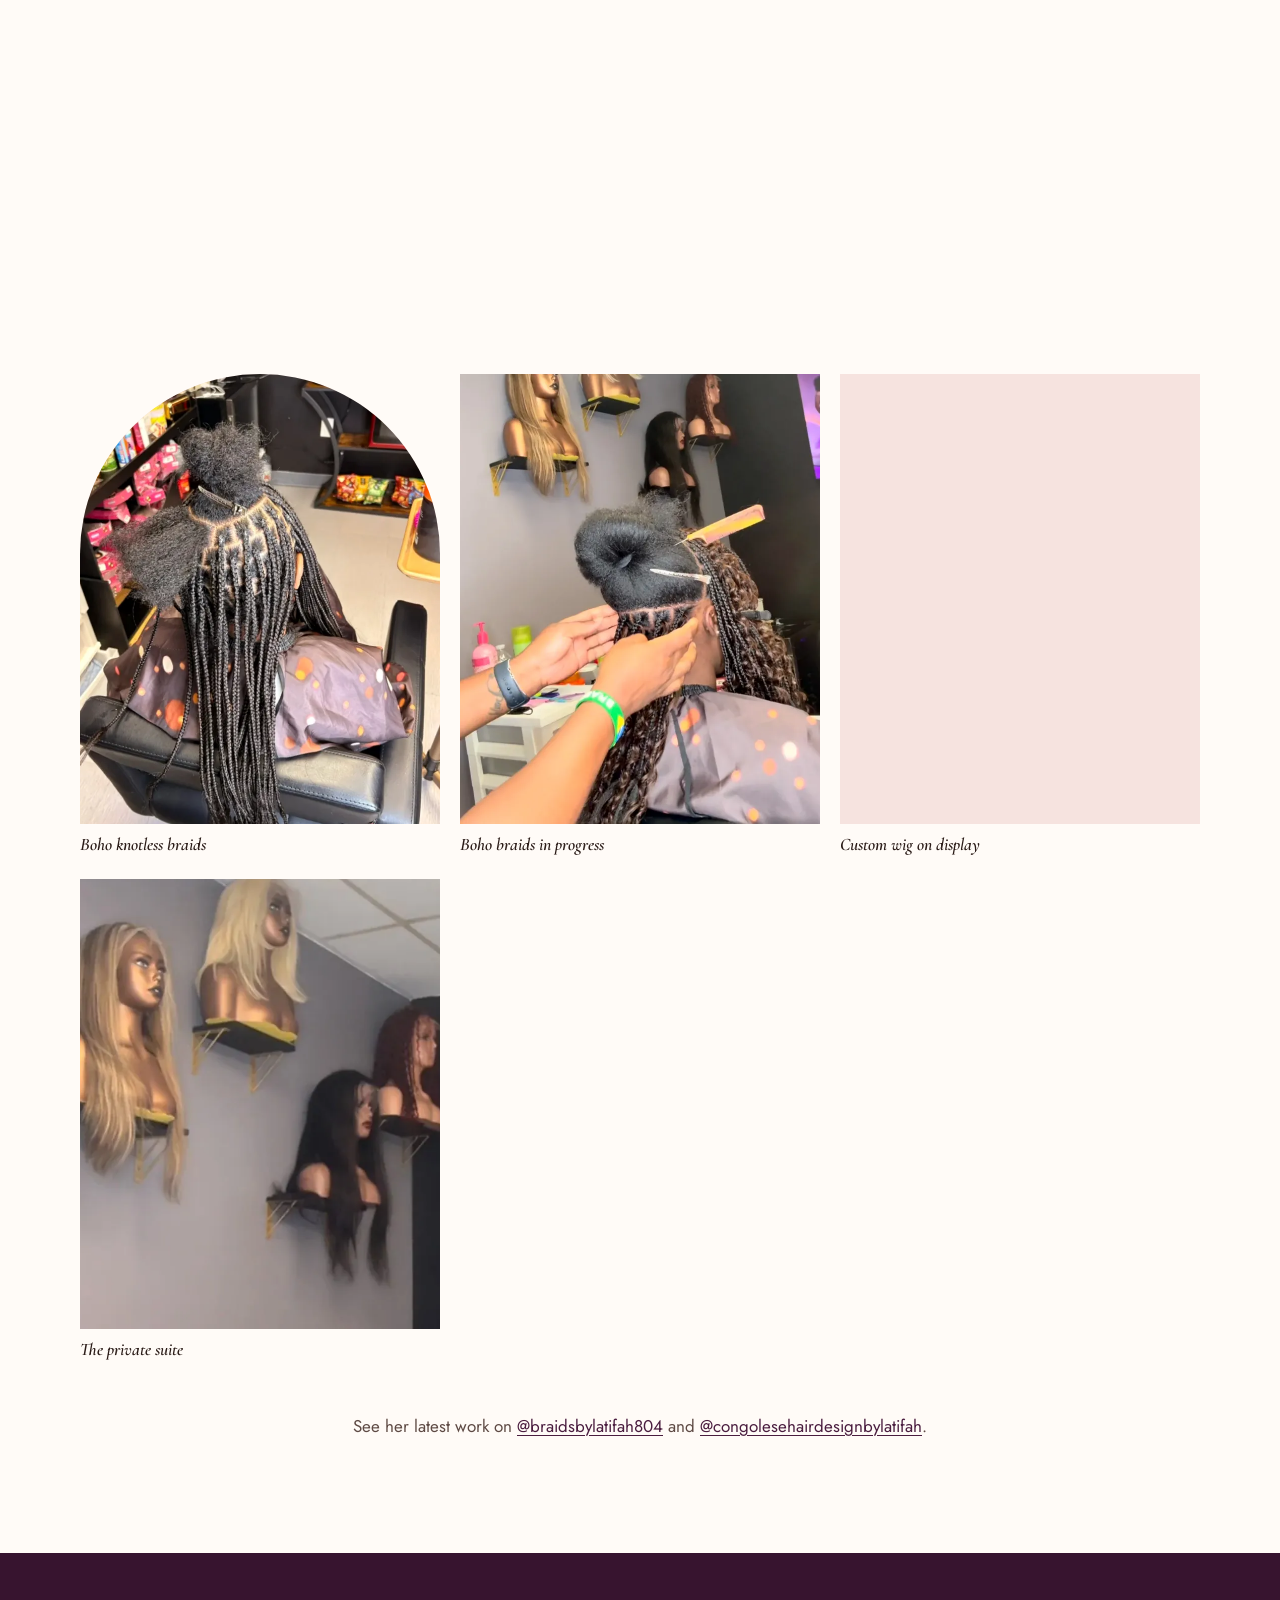
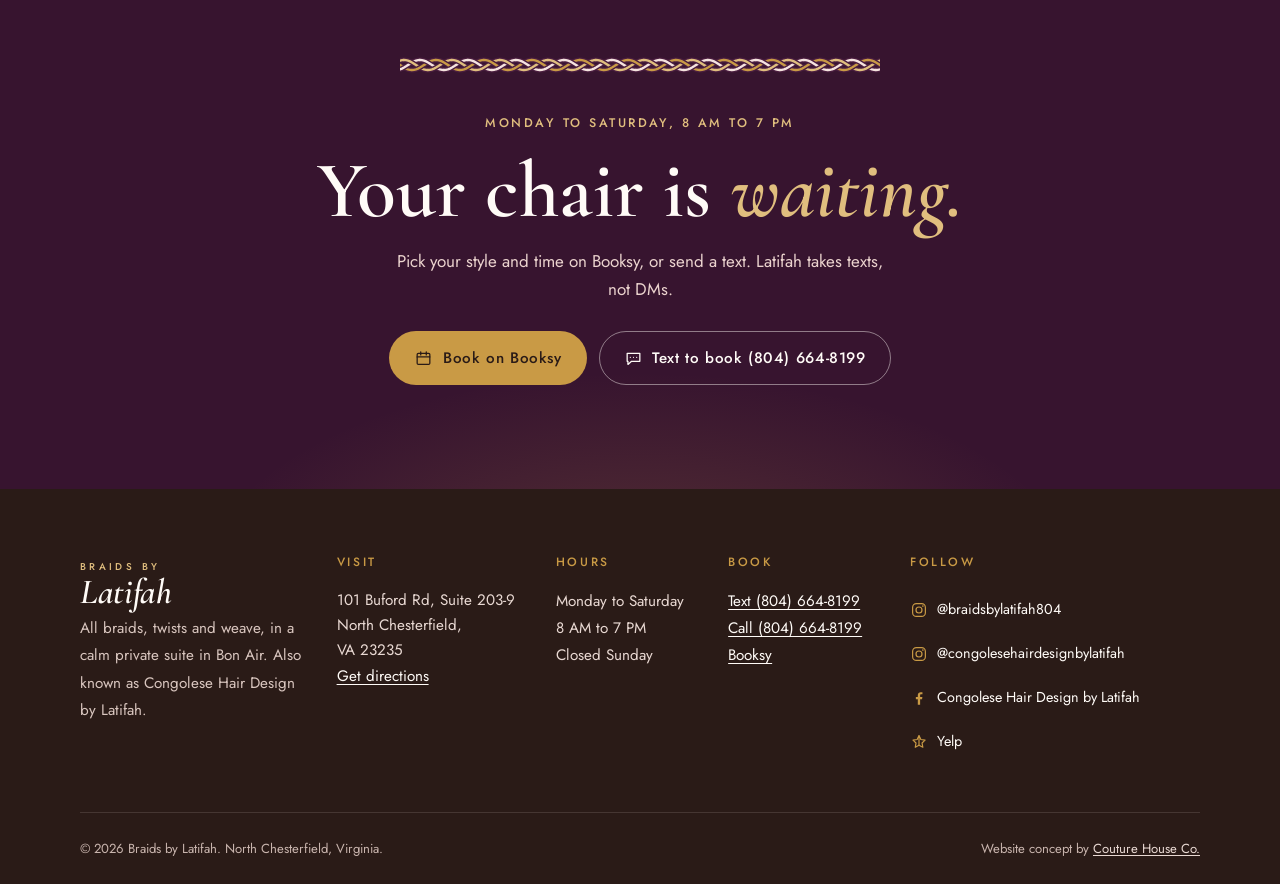
<file: gallery.html>
<!doctype html>
<html lang="en">
<head>
<meta charset="utf-8">
<meta name="viewport" content="width=device-width, initial-scale=1, viewport-fit=cover">
<title>Braids Gallery, Richmond, VA | Braids by Latifah</title>
<meta name="description" content="Photos of knotless, boho and box braids, twists, butterfly locs, cornrows and weave by Latifah in her private suite in Bon Air, North Chesterfield, VA.">
<link rel="canonical" href="https://braids-by-latifah-website.netlify.app/gallery.html">
<meta name="theme-color" content="#4A1D3F">
<meta name="format-detection" content="telephone=no">
<meta property="og:type" content="website">
<meta property="og:site_name" content="Braids by Latifah">
<meta property="og:title" content="Braids Gallery, Richmond, VA | Braids by Latifah">
<meta property="og:description" content="Photos of knotless, boho and box braids, twists, butterfly locs, cornrows and weave by Latifah in her private suite in Bon Air, North Chesterfield, VA.">
<meta property="og:url" content="https://braids-by-latifah-website.netlify.app/gallery.html">
<meta property="og:image" content="https://braids-by-latifah-website.netlify.app/assets/img/share.jpg">
<meta property="og:image:width" content="1200">
<meta property="og:image:height" content="630">
<meta property="og:image:alt" content="Braids by Latifah: 13 years of braiding, hair provided on most styles. Private suite in Bon Air, North Chesterfield, VA.">
<meta property="og:locale" content="en_US">
<meta name="twitter:card" content="summary_large_image">
<meta name="twitter:title" content="Braids Gallery, Richmond, VA | Braids by Latifah">
<meta name="twitter:description" content="Photos of knotless, boho and box braids, twists, butterfly locs, cornrows and weave by Latifah in her private suite in Bon Air, North Chesterfield, VA.">
<meta name="twitter:image" content="https://braids-by-latifah-website.netlify.app/assets/img/share.jpg">
<link rel="icon" href="assets/img/favicon.svg" type="image/svg+xml">
<link rel="icon" href="assets/img/favicon-32.png" sizes="32x32" type="image/png">
<link rel="apple-touch-icon" href="assets/img/apple-touch-icon.png">
<link rel="manifest" href="site.webmanifest">
<link rel="preload" href="assets/fonts/cormorant-garamond-latin-600-italic.woff2" as="font" type="font/woff2" crossorigin>
<link rel="preload" href="assets/fonts/jost-latin-wght-normal.woff2" as="font" type="font/woff2" crossorigin>
<link rel="stylesheet" href="assets/css/fonts.css?v=20260930b">
<link rel="stylesheet" href="assets/css/site.css?v=20260930b">
<script>document.documentElement.classList.add('js')</script>
<script src="assets/js/site.js" defer></script>
<script type="application/ld+json">{"@context":"https://schema.org","@type":"HairSalon","@id":"https://braids-by-latifah-website.netlify.app/#salon","name":"Braids by Latifah","alternateName":"Congolese Hair Design by Latifah","description":"Private braiding suite in the Bon Air area of North Chesterfield, VA. Box braids, knotless, boho, twists, cornrows, weave and locs by Latifah, a Congolese braider with 13 years of experience. Braiding hair provided on most styles.","url":"https://braids-by-latifah-website.netlify.app/","logo":"https://braids-by-latifah-website.netlify.app/assets/img/icon-512.png","image":["https://braids-by-latifah-website.netlify.app/assets/img/share.jpg","https://braids-by-latifah-website.netlify.app/assets/img/boho-french-curl-braids.webp"],"telephone":"+1-804-664-8199","address":{"@type":"PostalAddress","streetAddress":"101 Buford Rd, Suite 203-9","addressLocality":"North Chesterfield","addressRegion":"VA","postalCode":"23235","addressCountry":"US"},"openingHoursSpecification":[{"@type":"OpeningHoursSpecification","dayOfWeek":["Monday","Tuesday","Wednesday","Thursday","Friday","Saturday"],"opens":"08:00","closes":"19:00"}],"priceRange":"$15-$250","currenciesAccepted":"USD","areaServed":[{"@type":"City","name":"Richmond, VA"},{"@type":"Place","name":"Bon Air, VA"},{"@type":"Place","name":"North Chesterfield, VA"},{"@type":"AdministrativeArea","name":"Chesterfield County, VA"}],"sameAs":["https://www.instagram.com/braidsbylatifah804/","https://www.instagram.com/congolesehairdesignbylatifah/","https://www.facebook.com/congolesehairdesignbylatifah/","https://www.yelp.com/biz/braids-by-latifah-bon-air","https://booksy.com/en-us/1588457_braids-by-latifah_braids-locs_134575_richmond"],"founder":{"@type":"Person","name":"Latifah","jobTitle":"Braider"},"potentialAction":{"@type":"ReserveAction","target":{"@type":"EntryPoint","urlTemplate":"https://booksy.com/en-us/1588457_braids-by-latifah_braids-locs_134575_richmond","actionPlatform":["https://schema.org/DesktopWebPlatform","https://schema.org/MobileWebPlatform"]},"result":{"@type":"Reservation","name":"Braiding appointment"}}}</script><script type="application/ld+json">{"@context":"https://schema.org","@type":"BreadcrumbList","itemListElement":[{"@type":"ListItem","position":1,"name":"Home","item":"https://braids-by-latifah-website.netlify.app/"},{"@type":"ListItem","position":2,"name":"Gallery","item":"https://braids-by-latifah-website.netlify.app/gallery.html"}]}</script>
</head><body>
<svg class="sprite" aria-hidden="true" focusable="false" width="0" height="0"><defs><pattern id="braid-light" width="48" height="16" patternUnits="userSpaceOnUse"><g fill="none"><polyline points="-24.00,8.00 -22.00,6.71 -20.00,5.50 -18.00,4.46 -16.00,3.67 -14.00,3.17 -12.00,3.00" stroke="#FFFBF7" stroke-width="5.0" stroke-linecap="butt"/><polyline points="-24.00,8.00 -22.00,6.71 -20.00,5.50 -18.00,4.46 -16.00,3.67 -14.00,3.17 -12.00,3.00" stroke="#4A1D3F" stroke-width="2.4" stroke-linecap="round"/><polyline points="0.00,8.00 2.00,9.29 4.00,10.50 6.00,11.54 8.00,12.33 10.00,12.83 12.00,13.00" stroke="#FFFBF7" stroke-width="5.0" stroke-linecap="butt"/><polyline points="0.00,8.00 2.00,9.29 4.00,10.50 6.00,11.54 8.00,12.33 10.00,12.83 12.00,13.00" stroke="#4A1D3F" stroke-width="2.4" stroke-linecap="round"/><polyline points="24.00,8.00 26.00,6.71 28.00,5.50 30.00,4.46 32.00,3.67 34.00,3.17 36.00,3.00" stroke="#FFFBF7" stroke-width="5.0" stroke-linecap="butt"/><polyline points="24.00,8.00 26.00,6.71 28.00,5.50 30.00,4.46 32.00,3.67 34.00,3.17 36.00,3.00" stroke="#4A1D3F" stroke-width="2.4" stroke-linecap="round"/><polyline points="48.00,8.00 50.00,9.29 52.00,10.50 54.00,11.54 56.00,12.33 58.00,12.83 60.00,13.00" stroke="#FFFBF7" stroke-width="5.0" stroke-linecap="butt"/><polyline points="48.00,8.00 50.00,9.29 52.00,10.50 54.00,11.54 56.00,12.33 58.00,12.83 60.00,13.00" stroke="#4A1D3F" stroke-width="2.4" stroke-linecap="round"/><polyline points="-16.00,8.00 -14.00,9.29 -12.00,10.50 -10.00,11.54 -8.00,12.33 -6.00,12.83 -4.00,13.00" stroke="#FFFBF7" stroke-width="5.0" stroke-linecap="butt"/><polyline points="-16.00,8.00 -14.00,9.29 -12.00,10.50 -10.00,11.54 -8.00,12.33 -6.00,12.83 -4.00,13.00" stroke="#C99A45" stroke-width="2.4" stroke-linecap="round"/><polyline points="8.00,8.00 10.00,6.71 12.00,5.50 14.00,4.46 16.00,3.67 18.00,3.17 20.00,3.00" stroke="#FFFBF7" stroke-width="5.0" stroke-linecap="butt"/><polyline points="8.00,8.00 10.00,6.71 12.00,5.50 14.00,4.46 16.00,3.67 18.00,3.17 20.00,3.00" stroke="#C99A45" stroke-width="2.4" stroke-linecap="round"/><polyline points="32.00,8.00 34.00,9.29 36.00,10.50 38.00,11.54 40.00,12.33 42.00,12.83 44.00,13.00" stroke="#FFFBF7" stroke-width="5.0" stroke-linecap="butt"/><polyline points="32.00,8.00 34.00,9.29 36.00,10.50 38.00,11.54 40.00,12.33 42.00,12.83 44.00,13.00" stroke="#C99A45" stroke-width="2.4" stroke-linecap="round"/><polyline points="56.00,8.00 58.00,6.71 60.00,5.50 62.00,4.46 64.00,3.67 66.00,3.17 68.00,3.00" stroke="#FFFBF7" stroke-width="5.0" stroke-linecap="butt"/><polyline points="56.00,8.00 58.00,6.71 60.00,5.50 62.00,4.46 64.00,3.67 66.00,3.17 68.00,3.00" stroke="#C99A45" stroke-width="2.4" stroke-linecap="round"/><polyline points="-8.00,8.00 -6.00,6.71 -4.00,5.50 -2.00,4.46 0.00,3.67 2.00,3.17 4.00,3.00" stroke="#FFFBF7" stroke-width="5.0" stroke-linecap="butt"/><polyline points="-8.00,8.00 -6.00,6.71 -4.00,5.50 -2.00,4.46 0.00,3.67 2.00,3.17 4.00,3.00" stroke="#C98F86" stroke-width="2.4" stroke-linecap="round"/><polyline points="16.00,8.00 18.00,9.29 20.00,10.50 22.00,11.54 24.00,12.33 26.00,12.83 28.00,13.00" stroke="#FFFBF7" stroke-width="5.0" stroke-linecap="butt"/><polyline points="16.00,8.00 18.00,9.29 20.00,10.50 22.00,11.54 24.00,12.33 26.00,12.83 28.00,13.00" stroke="#C98F86" stroke-width="2.4" stroke-linecap="round"/><polyline points="40.00,8.00 42.00,6.71 44.00,5.50 46.00,4.46 48.00,3.67 50.00,3.17 52.00,3.00" stroke="#FFFBF7" stroke-width="5.0" stroke-linecap="butt"/><polyline points="40.00,8.00 42.00,6.71 44.00,5.50 46.00,4.46 48.00,3.67 50.00,3.17 52.00,3.00" stroke="#C98F86" stroke-width="2.4" stroke-linecap="round"/><polyline points="-12.00,3.00 -10.00,3.17 -8.00,3.67 -6.00,4.46 -4.00,5.50 -2.00,6.71 0.00,8.00" stroke="#FFFBF7" stroke-width="5.0" stroke-linecap="butt"/><polyline points="-12.00,3.00 -10.00,3.17 -8.00,3.67 -6.00,4.46 -4.00,5.50 -2.00,6.71 0.00,8.00" stroke="#4A1D3F" stroke-width="2.4" stroke-linecap="round"/><polyline points="12.00,13.00 14.00,12.83 16.00,12.33 18.00,11.54 20.00,10.50 22.00,9.29 24.00,8.00" stroke="#FFFBF7" stroke-width="5.0" stroke-linecap="butt"/><polyline points="12.00,13.00 14.00,12.83 16.00,12.33 18.00,11.54 20.00,10.50 22.00,9.29 24.00,8.00" stroke="#4A1D3F" stroke-width="2.4" stroke-linecap="round"/><polyline points="36.00,3.00 38.00,3.17 40.00,3.67 42.00,4.46 44.00,5.50 46.00,6.71 48.00,8.00" stroke="#FFFBF7" stroke-width="5.0" stroke-linecap="butt"/><polyline points="36.00,3.00 38.00,3.17 40.00,3.67 42.00,4.46 44.00,5.50 46.00,6.71 48.00,8.00" stroke="#4A1D3F" stroke-width="2.4" stroke-linecap="round"/><polyline points="60.00,13.00 62.00,12.83 64.00,12.33 66.00,11.54 68.00,10.50 70.00,9.29 72.00,8.00" stroke="#FFFBF7" stroke-width="5.0" stroke-linecap="butt"/><polyline points="60.00,13.00 62.00,12.83 64.00,12.33 66.00,11.54 68.00,10.50 70.00,9.29 72.00,8.00" stroke="#4A1D3F" stroke-width="2.4" stroke-linecap="round"/><polyline points="-4.00,13.00 -2.00,12.83 0.00,12.33 2.00,11.54 4.00,10.50 6.00,9.29 8.00,8.00" stroke="#FFFBF7" stroke-width="5.0" stroke-linecap="butt"/><polyline points="-4.00,13.00 -2.00,12.83 0.00,12.33 2.00,11.54 4.00,10.50 6.00,9.29 8.00,8.00" stroke="#C99A45" stroke-width="2.4" stroke-linecap="round"/><polyline points="20.00,3.00 22.00,3.17 24.00,3.67 26.00,4.46 28.00,5.50 30.00,6.71 32.00,8.00" stroke="#FFFBF7" stroke-width="5.0" stroke-linecap="butt"/><polyline points="20.00,3.00 22.00,3.17 24.00,3.67 26.00,4.46 28.00,5.50 30.00,6.71 32.00,8.00" stroke="#C99A45" stroke-width="2.4" stroke-linecap="round"/><polyline points="44.00,13.00 46.00,12.83 48.00,12.33 50.00,11.54 52.00,10.50 54.00,9.29 56.00,8.00" stroke="#FFFBF7" stroke-width="5.0" stroke-linecap="butt"/><polyline points="44.00,13.00 46.00,12.83 48.00,12.33 50.00,11.54 52.00,10.50 54.00,9.29 56.00,8.00" stroke="#C99A45" stroke-width="2.4" stroke-linecap="round"/><polyline points="-20.00,13.00 -18.00,12.83 -16.00,12.33 -14.00,11.54 -12.00,10.50 -10.00,9.29 -8.00,8.00" stroke="#FFFBF7" stroke-width="5.0" stroke-linecap="butt"/><polyline points="-20.00,13.00 -18.00,12.83 -16.00,12.33 -14.00,11.54 -12.00,10.50 -10.00,9.29 -8.00,8.00" stroke="#C98F86" stroke-width="2.4" stroke-linecap="round"/><polyline points="4.00,3.00 6.00,3.17 8.00,3.67 10.00,4.46 12.00,5.50 14.00,6.71 16.00,8.00" stroke="#FFFBF7" stroke-width="5.0" stroke-linecap="butt"/><polyline points="4.00,3.00 6.00,3.17 8.00,3.67 10.00,4.46 12.00,5.50 14.00,6.71 16.00,8.00" stroke="#C98F86" stroke-width="2.4" stroke-linecap="round"/><polyline points="28.00,13.00 30.00,12.83 32.00,12.33 34.00,11.54 36.00,10.50 38.00,9.29 40.00,8.00" stroke="#FFFBF7" stroke-width="5.0" stroke-linecap="butt"/><polyline points="28.00,13.00 30.00,12.83 32.00,12.33 34.00,11.54 36.00,10.50 38.00,9.29 40.00,8.00" stroke="#C98F86" stroke-width="2.4" stroke-linecap="round"/><polyline points="52.00,3.00 54.00,3.17 56.00,3.67 58.00,4.46 60.00,5.50 62.00,6.71 64.00,8.00" stroke="#FFFBF7" stroke-width="5.0" stroke-linecap="butt"/><polyline points="52.00,3.00 54.00,3.17 56.00,3.67 58.00,4.46 60.00,5.50 62.00,6.71 64.00,8.00" stroke="#C98F86" stroke-width="2.4" stroke-linecap="round"/></g></pattern><pattern id="braid-dark" width="48" height="16" patternUnits="userSpaceOnUse"><g fill="none"><polyline points="-24.00,8.00 -22.00,6.71 -20.00,5.50 -18.00,4.46 -16.00,3.67 -14.00,3.17 -12.00,3.00" stroke="#4A1D3F" stroke-width="5.0" stroke-linecap="butt"/><polyline points="-24.00,8.00 -22.00,6.71 -20.00,5.50 -18.00,4.46 -16.00,3.67 -14.00,3.17 -12.00,3.00" stroke="#C99A45" stroke-width="2.4" stroke-linecap="round"/><polyline points="0.00,8.00 2.00,9.29 4.00,10.50 6.00,11.54 8.00,12.33 10.00,12.83 12.00,13.00" stroke="#4A1D3F" stroke-width="5.0" stroke-linecap="butt"/><polyline points="0.00,8.00 2.00,9.29 4.00,10.50 6.00,11.54 8.00,12.33 10.00,12.83 12.00,13.00" stroke="#C99A45" stroke-width="2.4" stroke-linecap="round"/><polyline points="24.00,8.00 26.00,6.71 28.00,5.50 30.00,4.46 32.00,3.67 34.00,3.17 36.00,3.00" stroke="#4A1D3F" stroke-width="5.0" stroke-linecap="butt"/><polyline points="24.00,8.00 26.00,6.71 28.00,5.50 30.00,4.46 32.00,3.67 34.00,3.17 36.00,3.00" stroke="#C99A45" stroke-width="2.4" stroke-linecap="round"/><polyline points="48.00,8.00 50.00,9.29 52.00,10.50 54.00,11.54 56.00,12.33 58.00,12.83 60.00,13.00" stroke="#4A1D3F" stroke-width="5.0" stroke-linecap="butt"/><polyline points="48.00,8.00 50.00,9.29 52.00,10.50 54.00,11.54 56.00,12.33 58.00,12.83 60.00,13.00" stroke="#C99A45" stroke-width="2.4" stroke-linecap="round"/><polyline points="-16.00,8.00 -14.00,9.29 -12.00,10.50 -10.00,11.54 -8.00,12.33 -6.00,12.83 -4.00,13.00" stroke="#4A1D3F" stroke-width="5.0" stroke-linecap="butt"/><polyline points="-16.00,8.00 -14.00,9.29 -12.00,10.50 -10.00,11.54 -8.00,12.33 -6.00,12.83 -4.00,13.00" stroke="#F6E3DF" stroke-width="2.4" stroke-linecap="round"/><polyline points="8.00,8.00 10.00,6.71 12.00,5.50 14.00,4.46 16.00,3.67 18.00,3.17 20.00,3.00" stroke="#4A1D3F" stroke-width="5.0" stroke-linecap="butt"/><polyline points="8.00,8.00 10.00,6.71 12.00,5.50 14.00,4.46 16.00,3.67 18.00,3.17 20.00,3.00" stroke="#F6E3DF" stroke-width="2.4" stroke-linecap="round"/><polyline points="32.00,8.00 34.00,9.29 36.00,10.50 38.00,11.54 40.00,12.33 42.00,12.83 44.00,13.00" stroke="#4A1D3F" stroke-width="5.0" stroke-linecap="butt"/><polyline points="32.00,8.00 34.00,9.29 36.00,10.50 38.00,11.54 40.00,12.33 42.00,12.83 44.00,13.00" stroke="#F6E3DF" stroke-width="2.4" stroke-linecap="round"/><polyline points="56.00,8.00 58.00,6.71 60.00,5.50 62.00,4.46 64.00,3.67 66.00,3.17 68.00,3.00" stroke="#4A1D3F" stroke-width="5.0" stroke-linecap="butt"/><polyline points="56.00,8.00 58.00,6.71 60.00,5.50 62.00,4.46 64.00,3.67 66.00,3.17 68.00,3.00" stroke="#F6E3DF" stroke-width="2.4" stroke-linecap="round"/><polyline points="-8.00,8.00 -6.00,6.71 -4.00,5.50 -2.00,4.46 0.00,3.67 2.00,3.17 4.00,3.00" stroke="#4A1D3F" stroke-width="5.0" stroke-linecap="butt"/><polyline points="-8.00,8.00 -6.00,6.71 -4.00,5.50 -2.00,4.46 0.00,3.67 2.00,3.17 4.00,3.00" stroke="#E0BE7E" stroke-width="2.4" stroke-linecap="round"/><polyline points="16.00,8.00 18.00,9.29 20.00,10.50 22.00,11.54 24.00,12.33 26.00,12.83 28.00,13.00" stroke="#4A1D3F" stroke-width="5.0" stroke-linecap="butt"/><polyline points="16.00,8.00 18.00,9.29 20.00,10.50 22.00,11.54 24.00,12.33 26.00,12.83 28.00,13.00" stroke="#E0BE7E" stroke-width="2.4" stroke-linecap="round"/><polyline points="40.00,8.00 42.00,6.71 44.00,5.50 46.00,4.46 48.00,3.67 50.00,3.17 52.00,3.00" stroke="#4A1D3F" stroke-width="5.0" stroke-linecap="butt"/><polyline points="40.00,8.00 42.00,6.71 44.00,5.50 46.00,4.46 48.00,3.67 50.00,3.17 52.00,3.00" stroke="#E0BE7E" stroke-width="2.4" stroke-linecap="round"/><polyline points="-12.00,3.00 -10.00,3.17 -8.00,3.67 -6.00,4.46 -4.00,5.50 -2.00,6.71 0.00,8.00" stroke="#4A1D3F" stroke-width="5.0" stroke-linecap="butt"/><polyline points="-12.00,3.00 -10.00,3.17 -8.00,3.67 -6.00,4.46 -4.00,5.50 -2.00,6.71 0.00,8.00" stroke="#C99A45" stroke-width="2.4" stroke-linecap="round"/><polyline points="12.00,13.00 14.00,12.83 16.00,12.33 18.00,11.54 20.00,10.50 22.00,9.29 24.00,8.00" stroke="#4A1D3F" stroke-width="5.0" stroke-linecap="butt"/><polyline points="12.00,13.00 14.00,12.83 16.00,12.33 18.00,11.54 20.00,10.50 22.00,9.29 24.00,8.00" stroke="#C99A45" stroke-width="2.4" stroke-linecap="round"/><polyline points="36.00,3.00 38.00,3.17 40.00,3.67 42.00,4.46 44.00,5.50 46.00,6.71 48.00,8.00" stroke="#4A1D3F" stroke-width="5.0" stroke-linecap="butt"/><polyline points="36.00,3.00 38.00,3.17 40.00,3.67 42.00,4.46 44.00,5.50 46.00,6.71 48.00,8.00" stroke="#C99A45" stroke-width="2.4" stroke-linecap="round"/><polyline points="60.00,13.00 62.00,12.83 64.00,12.33 66.00,11.54 68.00,10.50 70.00,9.29 72.00,8.00" stroke="#4A1D3F" stroke-width="5.0" stroke-linecap="butt"/><polyline points="60.00,13.00 62.00,12.83 64.00,12.33 66.00,11.54 68.00,10.50 70.00,9.29 72.00,8.00" stroke="#C99A45" stroke-width="2.4" stroke-linecap="round"/><polyline points="-4.00,13.00 -2.00,12.83 0.00,12.33 2.00,11.54 4.00,10.50 6.00,9.29 8.00,8.00" stroke="#4A1D3F" stroke-width="5.0" stroke-linecap="butt"/><polyline points="-4.00,13.00 -2.00,12.83 0.00,12.33 2.00,11.54 4.00,10.50 6.00,9.29 8.00,8.00" stroke="#F6E3DF" stroke-width="2.4" stroke-linecap="round"/><polyline points="20.00,3.00 22.00,3.17 24.00,3.67 26.00,4.46 28.00,5.50 30.00,6.71 32.00,8.00" stroke="#4A1D3F" stroke-width="5.0" stroke-linecap="butt"/><polyline points="20.00,3.00 22.00,3.17 24.00,3.67 26.00,4.46 28.00,5.50 30.00,6.71 32.00,8.00" stroke="#F6E3DF" stroke-width="2.4" stroke-linecap="round"/><polyline points="44.00,13.00 46.00,12.83 48.00,12.33 50.00,11.54 52.00,10.50 54.00,9.29 56.00,8.00" stroke="#4A1D3F" stroke-width="5.0" stroke-linecap="butt"/><polyline points="44.00,13.00 46.00,12.83 48.00,12.33 50.00,11.54 52.00,10.50 54.00,9.29 56.00,8.00" stroke="#F6E3DF" stroke-width="2.4" stroke-linecap="round"/><polyline points="-20.00,13.00 -18.00,12.83 -16.00,12.33 -14.00,11.54 -12.00,10.50 -10.00,9.29 -8.00,8.00" stroke="#4A1D3F" stroke-width="5.0" stroke-linecap="butt"/><polyline points="-20.00,13.00 -18.00,12.83 -16.00,12.33 -14.00,11.54 -12.00,10.50 -10.00,9.29 -8.00,8.00" stroke="#E0BE7E" stroke-width="2.4" stroke-linecap="round"/><polyline points="4.00,3.00 6.00,3.17 8.00,3.67 10.00,4.46 12.00,5.50 14.00,6.71 16.00,8.00" stroke="#4A1D3F" stroke-width="5.0" stroke-linecap="butt"/><polyline points="4.00,3.00 6.00,3.17 8.00,3.67 10.00,4.46 12.00,5.50 14.00,6.71 16.00,8.00" stroke="#E0BE7E" stroke-width="2.4" stroke-linecap="round"/><polyline points="28.00,13.00 30.00,12.83 32.00,12.33 34.00,11.54 36.00,10.50 38.00,9.29 40.00,8.00" stroke="#4A1D3F" stroke-width="5.0" stroke-linecap="butt"/><polyline points="28.00,13.00 30.00,12.83 32.00,12.33 34.00,11.54 36.00,10.50 38.00,9.29 40.00,8.00" stroke="#E0BE7E" stroke-width="2.4" stroke-linecap="round"/><polyline points="52.00,3.00 54.00,3.17 56.00,3.67 58.00,4.46 60.00,5.50 62.00,6.71 64.00,8.00" stroke="#4A1D3F" stroke-width="5.0" stroke-linecap="butt"/><polyline points="52.00,3.00 54.00,3.17 56.00,3.67 58.00,4.46 60.00,5.50 62.00,6.71 64.00,8.00" stroke="#E0BE7E" stroke-width="2.4" stroke-linecap="round"/></g></pattern><symbol id="i-star" viewBox="0 0 24 24"><path fill="currentColor" d="M12 2.8l2.8 5.8 6.3.9-4.6 4.4 1.1 6.3L12 17.2l-5.6 3 1.1-6.3L2.9 9.5l6.3-.9z"/></symbol><symbol id="i-chat" viewBox="0 0 24 24"><path fill="none" stroke="currentColor" stroke-width="1.6" stroke-linejoin="round" d="M4 5.5h16v10H9.5L5 19.5v-4H4z"/><path stroke="currentColor" stroke-width="1.6" stroke-linecap="round" d="M8 10.5h.01M12 10.5h.01M16 10.5h.01"/></symbol><symbol id="i-phone" viewBox="0 0 24 24"><path fill="none" stroke="currentColor" stroke-width="1.6" stroke-linejoin="round" d="M6.5 3.5h3l1.5 4-2 1.5a11 11 0 0 0 6 6l1.5-2 4 1.5v3a2 2 0 0 1-2 2A16 16 0 0 1 4.5 5.5a2 2 0 0 1 2-2z"/></symbol><symbol id="i-pin" viewBox="0 0 24 24"><path fill="none" stroke="currentColor" stroke-width="1.6" d="M12 21s-6.5-6.2-6.5-11.3a6.5 6.5 0 0 1 13 0C18.5 14.8 12 21 12 21z"/><circle cx="12" cy="9.7" r="2.3" fill="none" stroke="currentColor" stroke-width="1.6"/></symbol><symbol id="i-clock" viewBox="0 0 24 24"><circle cx="12" cy="12" r="8.5" fill="none" stroke="currentColor" stroke-width="1.6"/><path fill="none" stroke="currentColor" stroke-width="1.6" stroke-linecap="round" d="M12 7.5V12l3 2"/></symbol><symbol id="i-calendar" viewBox="0 0 24 24"><rect x="4" y="5.5" width="16" height="14" rx="1.5" fill="none" stroke="currentColor" stroke-width="1.6"/><path stroke="currentColor" stroke-width="1.6" stroke-linecap="round" d="M4 10h16M8.5 3.5v4M15.5 3.5v4"/></symbol><symbol id="i-strand" viewBox="0 0 24 24"><path fill="none" stroke="currentColor" stroke-width="1.6" stroke-linecap="round" d="M8 3c4 3 4 6 0 9s-4 6 0 9M16 3c-4 3-4 6 0 9s4 6 0 9"/></symbol><symbol id="i-card" viewBox="0 0 24 24"><rect x="3.5" y="6" width="17" height="12" rx="1.5" fill="none" stroke="currentColor" stroke-width="1.6"/><path stroke="currentColor" stroke-width="1.6" d="M3.5 10h17"/></symbol><symbol id="i-sparkle" viewBox="0 0 24 24"><path fill="currentColor" d="M12 3l1.6 5.4L19 10l-5.4 1.6L12 17l-1.6-5.4L5 10l5.4-1.6z"/></symbol><symbol id="i-arrow" viewBox="0 0 24 24"><path fill="none" stroke="currentColor" stroke-width="1.6" stroke-linecap="round" stroke-linejoin="round" d="M5 12h14M13 6l6 6-6 6"/></symbol><symbol id="i-external" viewBox="0 0 24 24"><path fill="none" stroke="currentColor" stroke-width="1.6" stroke-linecap="round" stroke-linejoin="round" d="M14 4h6v6M20 4l-9 9M18 14v5a1 1 0 0 1-1 1H5a1 1 0 0 1-1-1V7a1 1 0 0 1 1-1h5"/></symbol><symbol id="i-instagram" viewBox="0 0 24 24"><rect x="3.5" y="3.5" width="17" height="17" rx="5" fill="none" stroke="currentColor" stroke-width="1.6"/><circle cx="12" cy="12" r="4" fill="none" stroke="currentColor" stroke-width="1.6"/><circle cx="17.2" cy="6.8" r="1.1" fill="currentColor"/></symbol><symbol id="i-facebook" viewBox="0 0 24 24"><path fill="currentColor" d="M13.5 21v-7.5h2.6l.4-3h-3V8.6c0-.9.3-1.5 1.5-1.5h1.6V4.4a21 21 0 0 0-2.3-.1c-2.3 0-3.9 1.4-3.9 4v2.2H7.8v3h2.6V21z"/></symbol><symbol id="i-yelp" viewBox="0 0 24 24"><path fill="none" stroke="currentColor" stroke-width="1.6" stroke-linejoin="round" d="M12 3.5l2.5 5.2 5.6.8-4 3.9 1 5.6-5.1-2.7-5 2.7 1-5.6-4-3.9 5.5-.8z"/><path stroke="currentColor" stroke-width="1.6" d="M12 3.5v13"/></symbol><symbol id="i-menu" viewBox="0 0 24 24"><path stroke="currentColor" stroke-width="1.6" stroke-linecap="round" d="M4 8h16M4 16h16"/></symbol><symbol id="i-close" viewBox="0 0 24 24"><path stroke="currentColor" stroke-width="1.6" stroke-linecap="round" d="M6 6l12 12M18 6L6 18"/></symbol><symbol id="i-chev-l" viewBox="0 0 24 24"><path fill="none" stroke="currentColor" stroke-width="1.6" stroke-linecap="round" stroke-linejoin="round" d="M15 5l-7 7 7 7"/></symbol><symbol id="i-chev-r" viewBox="0 0 24 24"><path fill="none" stroke="currentColor" stroke-width="1.6" stroke-linecap="round" stroke-linejoin="round" d="M9 5l7 7-7 7"/></symbol><symbol id="i-check" viewBox="0 0 24 24"><path fill="none" stroke="currentColor" stroke-width="1.8" stroke-linecap="round" stroke-linejoin="round" d="M5 12.5l4.5 4.5L19 7.5"/></symbol></defs></svg>
<a class="skip" href="#main">Skip to content</a>
<header class="site-header" data-header>
  <div class="site-header__inner">
    <a class="brand" href="index.html" aria-label="Braids by Latifah, home">
      <span class="brand__by">Braids by</span><span class="brand__name">Latifah</span>
    </a>
    <nav class="nav" aria-label="Main">
      <button class="nav__toggle" type="button" aria-expanded="false" aria-controls="nav-menu" data-nav-toggle>
        <span class="nav__toggle-label">Menu</span><svg class="icon icon--open" aria-hidden="true" focusable="false"><use href="#i-menu"/></svg><svg class="icon icon--close" aria-hidden="true" focusable="false"><use href="#i-close"/></svg>
      </button>
      <div class="nav__menu" id="nav-menu" data-nav-menu>
        <ul class="nav__list"><li><a href="styles.html">Styles &amp; Prices</a></li><li><a href="gallery.html" aria-current="page">Gallery</a></li><li><a href="book.html">Book</a></li></ul>
        <div class="nav__actions">
          <a class="btn btn--ghost btn--sm" href="sms:+18046648199"><svg class="icon" aria-hidden="true" focusable="false"><use href="#i-chat"/></svg><span>Text (804) 664-8199</span></a>
          <a class="btn btn--plum btn--sm" href="https://booksy.com/en-us/1588457_braids-by-latifah_braids-locs_134575_richmond" rel="noopener" target="_blank">Book on Booksy<span class="sr-only"> (opens in a new tab)</span></a>
        </div>
      </div>
    </nav>
  </div>
  <div class="progress" aria-hidden="true"><svg width="100%" height="16" focusable="false"><rect width="100%" height="16" fill="url(#braid-light)"/></svg></div>
</header>
<main id="main">
<section class="page-hero page-hero--center" aria-labelledby="page-title">
  <div class="wrap">
    <nav class="crumbs" aria-label="Breadcrumb"><ol><li><a href="index.html">Home</a></li><li aria-current="page">Gallery</li></ol></nav>
    <h1 id="page-title" class="page-title">The <em>gallery</em></h1>
    <p class="page-hero__lead">Straight from the chair in Bon Air: knotless and boho braids, twists and locs, cornrows, weave and color. Tap any photo to see it larger.</p>
  </div>
</section>
<section class="gallery" aria-label="Photo gallery">
  <div class="wrap">
    <div class="filters" role="group" aria-label="Filter photos by style">
      <button type="button" class="filter is-active" data-filter="all" aria-pressed="true">All</button><button type="button" class="filter" data-filter="knotless" aria-pressed="false">Knotless &amp; Box</button><button type="button" class="filter" data-filter="boho" aria-pressed="false">Boho &amp; Curls</button><button type="button" class="filter" data-filter="twists" aria-pressed="false">Twists &amp; Locs</button><button type="button" class="filter" data-filter="cornrows" aria-pressed="false">Cornrows</button><button type="button" class="filter" data-filter="weave" aria-pressed="false">Weave</button><button type="button" class="filter" data-filter="color" aria-pressed="false">Color</button><button type="button" class="filter" data-filter="suite" aria-pressed="false">The suite</button>
    </div>
    <p class="sr-only" aria-live="polite" data-gallery-status></p>
    <ul class="g-grid" data-gallery>
<li class="g-item reveal" data-cat="boho" style="--i:0">
  <button class="g-item__btn" type="button" data-lightbox="assets/img/boho-french-curl-braids.webp" data-w="1290" data-h="1720" data-caption="Boho French curl braids" data-alt="Long boho French curl braids with soft curly ends">
    <span class="g-item__frame" data-parallax="-0.03"><img src="assets/img/boho-french-curl-braids.webp" srcset="assets/img/boho-french-curl-braids-800.webp 800w, assets/img/boho-french-curl-braids.webp 1290w" sizes="(min-width: 1100px) 30vw, (min-width: 640px) 45vw, 92vw" width="1290" height="1720" alt="Long boho French curl braids with soft curly ends" loading="lazy" decoding="async"></span>
    <span class="g-item__cap">Boho French curl braids</span>
  </button>
</li><li class="g-item reveal" data-cat="boho" style="--i:1">
  <button class="g-item__btn" type="button" data-lightbox="assets/img/bohemian-knotless-braids.webp" data-w="1290" data-h="1612" data-caption="Bohemian boho knotless" data-alt="Bohemian boho knotless braids being installed, curls woven through each braid">
    <span class="g-item__frame" data-parallax="0.03"><img src="assets/img/bohemian-knotless-braids.webp" srcset="assets/img/bohemian-knotless-braids-800.webp 800w, assets/img/bohemian-knotless-braids.webp 1290w" sizes="(min-width: 1100px) 30vw, (min-width: 640px) 45vw, 92vw" width="1290" height="1612" alt="Bohemian boho knotless braids being installed, curls woven through each braid" loading="lazy" decoding="async"></span>
    <span class="g-item__cap">Bohemian boho knotless</span>
  </button>
</li><li class="g-item reveal" data-cat="boho" style="--i:2">
  <button class="g-item__btn" type="button" data-lightbox="assets/img/boho-box-braids.webp" data-w="1290" data-h="1612" data-caption="Boho box braids" data-alt="Boho box braids with bouncy honey-brown curls">
    <span class="g-item__frame" data-parallax="-0.03"><img src="assets/img/boho-box-braids.webp" srcset="assets/img/boho-box-braids-800.webp 800w, assets/img/boho-box-braids.webp 1290w" sizes="(min-width: 1100px) 30vw, (min-width: 640px) 45vw, 92vw" width="1290" height="1612" alt="Boho box braids with bouncy honey-brown curls" loading="lazy" decoding="async"></span>
    <span class="g-item__cap">Boho box braids</span>
  </button>
</li><li class="g-item reveal" data-cat="knotless" style="--i:0">
  <button class="g-item__btn" type="button" data-lightbox="assets/img/small-knotless-braids.webp" data-w="1290" data-h="1612" data-caption="Small knotless braids" data-alt="Small knotless braids in a light honey color, finished and styled">
    <span class="g-item__frame" data-parallax="0.03"><img src="assets/img/small-knotless-braids.webp" srcset="assets/img/small-knotless-braids-800.webp 800w, assets/img/small-knotless-braids.webp 1290w" sizes="(min-width: 1100px) 30vw, (min-width: 640px) 45vw, 92vw" width="1290" height="1612" alt="Small knotless braids in a light honey color, finished and styled" loading="lazy" decoding="async"></span>
    <span class="g-item__cap">Small knotless braids</span>
  </button>
</li><li class="g-item reveal" data-cat="color" style="--i:1">
  <button class="g-item__btn" type="button" data-lightbox="assets/img/mohawk-braids-blue-purple.webp" data-w="1290" data-h="1612" data-caption="Mohawk with blue and purple" data-alt="Braided mohawk with blue and purple color through the braids">
    <span class="g-item__frame" data-parallax="-0.03"><img src="assets/img/mohawk-braids-blue-purple.webp" srcset="assets/img/mohawk-braids-blue-purple-800.webp 800w, assets/img/mohawk-braids-blue-purple.webp 1290w" sizes="(min-width: 1100px) 30vw, (min-width: 640px) 45vw, 92vw" width="1290" height="1612" alt="Braided mohawk with blue and purple color through the braids" loading="lazy" decoding="async"></span>
    <span class="g-item__cap">Mohawk with blue and purple</span>
  </button>
</li><li class="g-item reveal" data-cat="twists" style="--i:2">
  <button class="g-item__btn" type="button" data-lightbox="assets/img/senegalese-twists.webp" data-w="1290" data-h="1612" data-caption="Senegalese twists" data-alt="Long Senegalese twists, parted neatly from the crown">
    <span class="g-item__frame" data-parallax="0.03"><img src="assets/img/senegalese-twists.webp" srcset="assets/img/senegalese-twists-800.webp 800w, assets/img/senegalese-twists.webp 1290w" sizes="(min-width: 1100px) 30vw, (min-width: 640px) 45vw, 92vw" width="1290" height="1612" alt="Long Senegalese twists, parted neatly from the crown" loading="lazy" decoding="async"></span>
    <span class="g-item__cap">Senegalese twists</span>
  </button>
</li><li class="g-item reveal" data-cat="knotless" style="--i:0">
  <button class="g-item__btn" type="button" data-lightbox="assets/img/box-braids-light-boho.webp" data-w="616" data-h="1124" data-caption="Box braids with light boho" data-alt="Box braids with a light touch of boho curls, back view">
    <span class="g-item__frame" data-parallax="-0.03"><img src="assets/img/box-braids-light-boho.webp" width="616" height="1124" alt="Box braids with a light touch of boho curls, back view" loading="lazy" decoding="async"></span>
    <span class="g-item__cap">Box braids with light boho</span>
  </button>
</li><li class="g-item reveal" data-cat="cornrows" style="--i:1">
  <button class="g-item__btn" type="button" data-lightbox="assets/img/layered-cornrows.webp" data-w="1290" data-h="1612" data-caption="Three layered cornrows" data-alt="Three layers of cornrows flowing into long braids">
    <span class="g-item__frame" data-parallax="0.03"><img src="assets/img/layered-cornrows.webp" srcset="assets/img/layered-cornrows-800.webp 800w, assets/img/layered-cornrows.webp 1290w" sizes="(min-width: 1100px) 30vw, (min-width: 640px) 45vw, 92vw" width="1290" height="1612" alt="Three layers of cornrows flowing into long braids" loading="lazy" decoding="async"></span>
    <span class="g-item__cap">Three layered cornrows</span>
  </button>
</li><li class="g-item reveal" data-cat="weave" style="--i:2">
  <button class="g-item__btn" type="button" data-lightbox="assets/img/leave-out-weave.webp" data-w="640" data-h="800" data-caption="Leave-out weave" data-alt="Natural-looking straight leave-out weave sew-in">
    <span class="g-item__frame" data-parallax="-0.03"><img src="assets/img/leave-out-weave.webp" width="640" height="800" alt="Natural-looking straight leave-out weave sew-in" loading="lazy" decoding="async"></span>
    <span class="g-item__cap">Leave-out weave</span>
  </button>
</li><li class="g-item reveal" data-cat="twists" style="--i:0">
  <button class="g-item__btn" type="button" data-lightbox="assets/img/butterfly-locs.webp" data-w="1290" data-h="1612" data-caption="Butterfly locs" data-alt="Butterfly locs in black and copper tones">
    <span class="g-item__frame" data-parallax="0.03"><img src="assets/img/butterfly-locs.webp" srcset="assets/img/butterfly-locs-800.webp 800w, assets/img/butterfly-locs.webp 1290w" sizes="(min-width: 1100px) 30vw, (min-width: 640px) 45vw, 92vw" width="1290" height="1612" alt="Butterfly locs in black and copper tones" loading="lazy" decoding="async"></span>
    <span class="g-item__cap">Butterfly locs</span>
  </button>
</li><li class="g-item reveal" data-cat="knotless" style="--i:1">
  <button class="g-item__btn" type="button" data-lightbox="assets/img/knotless-braids-ombre.webp" data-w="1290" data-h="1612" data-caption="Knotless with ombre ends" data-alt="Knotless braids with blonde ombre ends mid-install">
    <span class="g-item__frame" data-parallax="-0.03"><img src="assets/img/knotless-braids-ombre.webp" srcset="assets/img/knotless-braids-ombre-800.webp 800w, assets/img/knotless-braids-ombre.webp 1290w" sizes="(min-width: 1100px) 30vw, (min-width: 640px) 45vw, 92vw" width="1290" height="1612" alt="Knotless braids with blonde ombre ends mid-install" loading="lazy" decoding="async"></span>
    <span class="g-item__cap">Knotless with ombre ends</span>
  </button>
</li><li class="g-item reveal" data-cat="boho" style="--i:2">
  <button class="g-item__btn" type="button" data-lightbox="assets/img/boho-braids-returning-client.webp" data-w="1290" data-h="1612" data-caption="Boho braids" data-alt="Boho braids for a returning client, lifted to show fullness">
    <span class="g-item__frame" data-parallax="0.03"><img src="assets/img/boho-braids-returning-client.webp" srcset="assets/img/boho-braids-returning-client-800.webp 800w, assets/img/boho-braids-returning-client.webp 1290w" sizes="(min-width: 1100px) 30vw, (min-width: 640px) 45vw, 92vw" width="1290" height="1612" alt="Boho braids for a returning client, lifted to show fullness" loading="lazy" decoding="async"></span>
    <span class="g-item__cap">Boho braids</span>
  </button>
</li><li class="g-item reveal" data-cat="twists" style="--i:0">
  <button class="g-item__btn" type="button" data-lightbox="assets/img/two-strand-twists.webp" data-w="1290" data-h="1612" data-caption="2-strand twists" data-alt="Neat two-strand twists gathered into a puff">
    <span class="g-item__frame" data-parallax="-0.03"><img src="assets/img/two-strand-twists.webp" srcset="assets/img/two-strand-twists-800.webp 800w, assets/img/two-strand-twists.webp 1290w" sizes="(min-width: 1100px) 30vw, (min-width: 640px) 45vw, 92vw" width="1290" height="1612" alt="Neat two-strand twists gathered into a puff" loading="lazy" decoding="async"></span>
    <span class="g-item__cap">2-strand twists</span>
  </button>
</li><li class="g-item reveal" data-cat="cornrows" style="--i:1">
  <button class="g-item__btn" type="button" data-lightbox="assets/img/mens-cornrows.webp" data-w="1290" data-h="1612" data-caption="Men’s cornrows" data-alt="Men’s straight-back cornrows">
    <span class="g-item__frame" data-parallax="0.03"><img src="assets/img/mens-cornrows.webp" srcset="assets/img/mens-cornrows-800.webp 800w, assets/img/mens-cornrows.webp 1290w" sizes="(min-width: 1100px) 30vw, (min-width: 640px) 45vw, 92vw" width="1290" height="1612" alt="Men’s straight-back cornrows" loading="lazy" decoding="async"></span>
    <span class="g-item__cap">Men’s cornrows</span>
  </button>
</li><li class="g-item reveal" data-cat="knotless" style="--i:2">
  <button class="g-item__btn" type="button" data-lightbox="assets/img/long-box-braids.webp" data-w="1290" data-h="1612" data-caption="Long box braids" data-alt="Long, sleek auburn box braids">
    <span class="g-item__frame" data-parallax="-0.03"><img src="assets/img/long-box-braids.webp" srcset="assets/img/long-box-braids-800.webp 800w, assets/img/long-box-braids.webp 1290w" sizes="(min-width: 1100px) 30vw, (min-width: 640px) 45vw, 92vw" width="1290" height="1612" alt="Long, sleek auburn box braids" loading="lazy" decoding="async"></span>
    <span class="g-item__cap">Long box braids</span>
  </button>
</li><li class="g-item reveal" data-cat="twists" style="--i:0">
  <button class="g-item__btn" type="button" data-lightbox="assets/img/lightweight-style-fine-hair.webp" data-w="1290" data-h="1612" data-caption="Lightweight style for fine hair" data-alt="A light, soft loc style for thin or fine hair">
    <span class="g-item__frame" data-parallax="0.03"><img src="assets/img/lightweight-style-fine-hair.webp" srcset="assets/img/lightweight-style-fine-hair-800.webp 800w, assets/img/lightweight-style-fine-hair.webp 1290w" sizes="(min-width: 1100px) 30vw, (min-width: 640px) 45vw, 92vw" width="1290" height="1612" alt="A light, soft loc style for thin or fine hair" loading="lazy" decoding="async"></span>
    <span class="g-item__cap">Lightweight style for fine hair</span>
  </button>
</li><li class="g-item reveal" data-cat="cornrows" style="--i:1">
  <button class="g-item__btn" type="button" data-lightbox="assets/img/braids-on-short-hair.webp" data-w="1290" data-h="1612" data-caption="Braids on short hair" data-alt="Braids started on short, fine hair">
    <span class="g-item__frame" data-parallax="-0.03"><img src="assets/img/braids-on-short-hair.webp" srcset="assets/img/braids-on-short-hair-800.webp 800w, assets/img/braids-on-short-hair.webp 1290w" sizes="(min-width: 1100px) 30vw, (min-width: 640px) 45vw, 92vw" width="1290" height="1612" alt="Braids started on short, fine hair" loading="lazy" decoding="async"></span>
    <span class="g-item__cap">Braids on short hair</span>
  </button>
</li><li class="g-item reveal" data-cat="knotless" style="--i:2">
  <button class="g-item__btn" type="button" data-lightbox="assets/img/kids-box-braids.webp" data-w="1290" data-h="1612" data-caption="Kids box braids" data-alt="Kids box braids with purple accents, shown from behind">
    <span class="g-item__frame" data-parallax="0.03"><img src="assets/img/kids-box-braids.webp" srcset="assets/img/kids-box-braids-800.webp 800w, assets/img/kids-box-braids.webp 1290w" sizes="(min-width: 1100px) 30vw, (min-width: 640px) 45vw, 92vw" width="1290" height="1612" alt="Kids box braids with purple accents, shown from behind" loading="lazy" decoding="async"></span>
    <span class="g-item__cap">Kids box braids</span>
  </button>
</li><li class="g-item reveal" data-cat="boho" style="--i:0">
  <button class="g-item__btn" type="button" data-lightbox="assets/img/boho-knotless-braids.webp" data-w="1290" data-h="1612" data-caption="Boho knotless braids" data-alt="Waist-length boho knotless braids with curly strands">
    <span class="g-item__frame" data-parallax="-0.03"><img src="assets/img/boho-knotless-braids.webp" srcset="assets/img/boho-knotless-braids-800.webp 800w, assets/img/boho-knotless-braids.webp 1290w" sizes="(min-width: 1100px) 30vw, (min-width: 640px) 45vw, 92vw" width="1290" height="1612" alt="Waist-length boho knotless braids with curly strands" loading="lazy" decoding="async"></span>
    <span class="g-item__cap">Boho knotless braids</span>
  </button>
</li><li class="g-item reveal" data-cat="boho" style="--i:1">
  <button class="g-item__btn" type="button" data-lightbox="assets/img/boho-braids-in-progress.webp" data-w="1290" data-h="1612" data-caption="Boho braids in progress" data-alt="Latifah installing boho braids section by section">
    <span class="g-item__frame" data-parallax="0.03"><img src="assets/img/boho-braids-in-progress.webp" srcset="assets/img/boho-braids-in-progress-800.webp 800w, assets/img/boho-braids-in-progress.webp 1290w" sizes="(min-width: 1100px) 30vw, (min-width: 640px) 45vw, 92vw" width="1290" height="1612" alt="Latifah installing boho braids section by section" loading="lazy" decoding="async"></span>
    <span class="g-item__cap">Boho braids in progress</span>
  </button>
</li><li class="g-item reveal" data-cat="suite" style="--i:2">
  <button class="g-item__btn" type="button" data-lightbox="assets/img/suite-wig-display.webp" data-w="640" data-h="800" data-caption="Custom wig on display" data-alt="Copper-orange lace wig on a mannequin in the suite">
    <span class="g-item__frame" data-parallax="-0.03"><img src="assets/img/suite-wig-display.webp" width="640" height="800" alt="Copper-orange lace wig on a mannequin in the suite" loading="lazy" decoding="async"></span>
    <span class="g-item__cap">Custom wig on display</span>
  </button>
</li><li class="g-item reveal" data-cat="suite" style="--i:0">
  <button class="g-item__btn" type="button" data-lightbox="assets/img/private-suite-wig-wall.webp" data-w="900" data-h="820" data-caption="The private suite" data-alt="The private suite, with styled wigs on gold wall shelves">
    <span class="g-item__frame" data-parallax="0.03"><img src="assets/img/private-suite-wig-wall.webp" width="900" height="820" alt="The private suite, with styled wigs on gold wall shelves" loading="lazy" decoding="async"></span>
    <span class="g-item__cap">The private suite</span>
  </button>
</li>
    </ul>
    <p class="gallery__more">See her latest work on <a href="https://www.instagram.com/braidsbylatifah804/" rel="noopener" target="_blank">@braidsbylatifah804</a> and <a href="https://www.instagram.com/congolesehairdesignbylatifah/" rel="noopener" target="_blank">@congolesehairdesignbylatifah</a>.</p>
  </div>
</section>
<dialog class="lightbox" aria-label="Photo viewer" data-lightbox-dialog>
  <div class="lightbox__inner">
    <figure class="lightbox__fig"><img src="assets/img/boho-french-curl-braids.webp" alt="" width="1290" height="1720" data-lightbox-img><figcaption data-lightbox-cap></figcaption></figure>
    <button class="lightbox__btn lightbox__close" type="button" data-lightbox-close aria-label="Close photo viewer"><svg class="icon" aria-hidden="true" focusable="false"><use href="#i-close"/></svg></button>
    <button class="lightbox__btn lightbox__prev" type="button" data-lightbox-prev aria-label="Previous photo"><svg class="icon" aria-hidden="true" focusable="false"><use href="#i-chev-l"/></svg></button>
    <button class="lightbox__btn lightbox__next" type="button" data-lightbox-next aria-label="Next photo"><svg class="icon" aria-hidden="true" focusable="false"><use href="#i-chev-r"/></svg></button>
  </div>
</dialog>
<section class="cta-band" aria-labelledby="cta-title">
  <div class="wrap cta-band__inner">
    <div class="braid-divider braid-divider--dark" aria-hidden="true"><svg viewBox="0 0 480 16" width="480" height="16" focusable="false"><rect width="480" height="16" fill="url(#braid-dark)"/></svg></div>
    <p class="eyebrow eyebrow--gold">Monday to Saturday, 8 AM to 7 PM</p>
    <h2 id="cta-title" class="cta-band__title">Your chair is <em>waiting.</em></h2>
    <p class="cta-band__text">Pick your style and time on Booksy, or send a text. Latifah takes texts, not DMs.</p>
    <div class="btn-row btn-row--center">
      <a class="btn btn--gold" href="https://booksy.com/en-us/1588457_braids-by-latifah_braids-locs_134575_richmond" rel="noopener" target="_blank"><svg class="icon" aria-hidden="true" focusable="false"><use href="#i-calendar"/></svg><span>Book on Booksy</span><span class="sr-only"> (opens in a new tab)</span></a>
      <a class="btn btn--outline-light" href="sms:+18046648199"><svg class="icon" aria-hidden="true" focusable="false"><use href="#i-chat"/></svg><span>Text to book (804) 664-8199</span></a>
    </div>
  </div>
</section>
</main>
<footer class="site-footer">
  <div class="wrap site-footer__grid">
    <div class="site-footer__brand">
      <a class="brand brand--light" href="index.html"><span class="brand__by">Braids by</span><span class="brand__name">Latifah</span></a>
      <p>All braids, twists and weave, in a calm private suite in Bon Air. Also known as Congolese Hair Design by Latifah.</p>
    </div>
    <div>
      <h2 class="site-footer__h">Visit</h2>
      <address>101 Buford Rd, <span class="nowrap">Suite 203-9</span><br>North Chesterfield, <span class="nowrap">VA 23235</span></address>
      <p><a href="https://www.google.com/maps/search/?api=1&query=101+Buford+Rd+Suite+203-9+North+Chesterfield+VA+23235" rel="noopener" target="_blank">Get directions<span class="sr-only"> (opens Google Maps in a new tab)</span></a></p>
    </div>
    <div>
      <h2 class="site-footer__h">Hours</h2>
      <p>Monday to Saturday<br>8 AM to 7 PM<br>Closed Sunday</p>
    </div>
    <div>
      <h2 class="site-footer__h">Book</h2>
      <p><a href="sms:+18046648199">Text (804) 664-8199</a><br><a href="tel:+18046648199">Call (804) 664-8199</a><br><a href="https://booksy.com/en-us/1588457_braids-by-latifah_braids-locs_134575_richmond" rel="noopener" target="_blank">Booksy<span class="sr-only"> (opens in a new tab)</span></a></p>
    </div>
    <div class="site-footer__social">
      <h2 class="site-footer__h">Follow</h2>
      <ul class="social">
        <li><a href="https://www.instagram.com/braidsbylatifah804/" rel="noopener" target="_blank"><svg class="icon" aria-hidden="true" focusable="false"><use href="#i-instagram"/></svg><span>@braidsbylatifah804</span></a></li>
        <li><a href="https://www.instagram.com/congolesehairdesignbylatifah/" rel="noopener" target="_blank"><svg class="icon" aria-hidden="true" focusable="false"><use href="#i-instagram"/></svg><span>@congolesehairdesignbylatifah</span></a></li>
        <li><a href="https://www.facebook.com/congolesehairdesignbylatifah/" rel="noopener" target="_blank"><svg class="icon" aria-hidden="true" focusable="false"><use href="#i-facebook"/></svg><span>Congolese Hair Design by Latifah</span></a></li>
        <li><a href="https://www.yelp.com/biz/braids-by-latifah-bon-air" rel="noopener" target="_blank"><svg class="icon" aria-hidden="true" focusable="false"><use href="#i-yelp"/></svg><span>Yelp</span></a></li>
      </ul>
    </div>
  </div>
  <div class="wrap"><div class="site-footer__base">
    <p>&copy; 2026 Braids by Latifah. North Chesterfield, Virginia.</p>
    <p class="credit">Website concept by <a href="https://couturehouse.co" rel="noopener" target="_blank">Couture House Co.</a></p>
  </div></div>
</footer>
<div class="mobile-bar" role="region" aria-label="Quick booking">
  <a class="mobile-bar__btn mobile-bar__btn--text" href="sms:+18046648199"><svg class="icon" aria-hidden="true" focusable="false"><use href="#i-chat"/></svg><span>Text to book</span></a>
  <a class="mobile-bar__btn mobile-bar__btn--book" href="https://booksy.com/en-us/1588457_braids-by-latifah_braids-locs_134575_richmond" rel="noopener" target="_blank"><svg class="icon" aria-hidden="true" focusable="false"><use href="#i-calendar"/></svg><span>Book on Booksy</span></a>
</div>
</body>
</html>
</file>
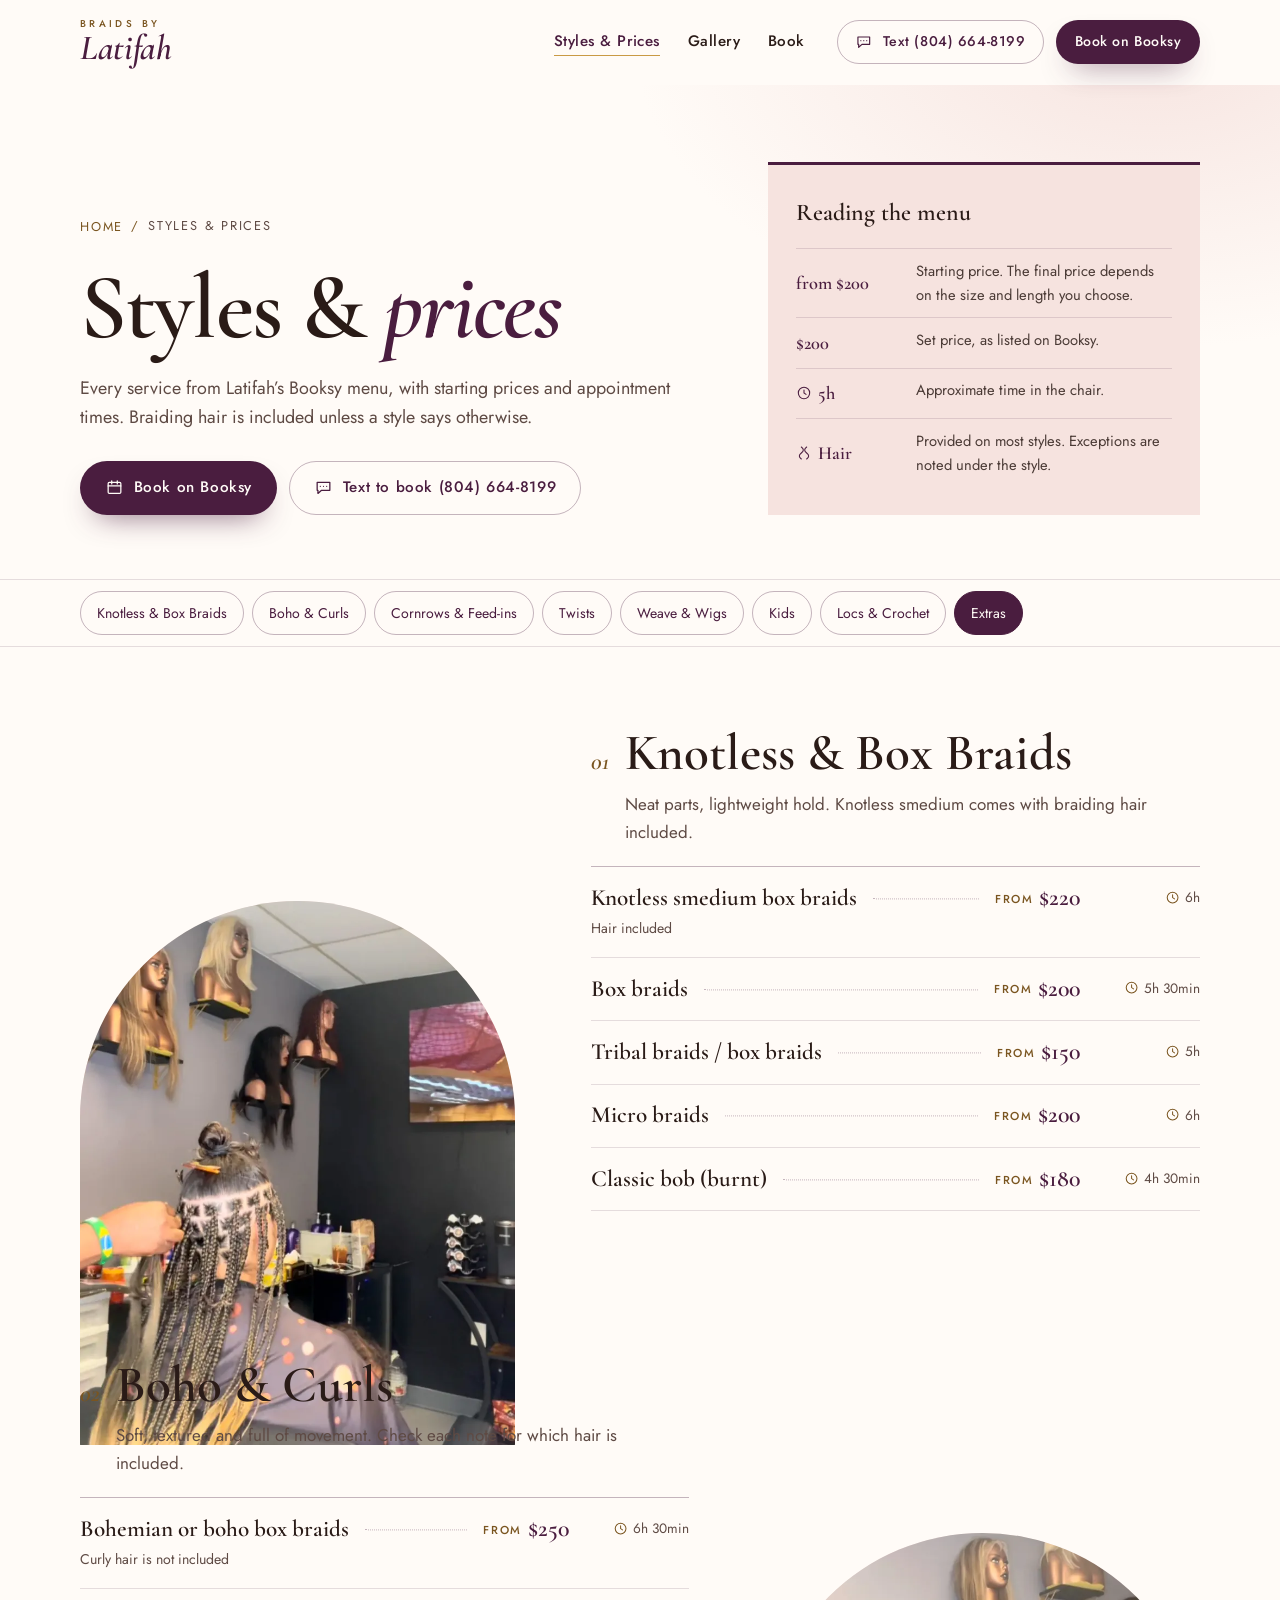
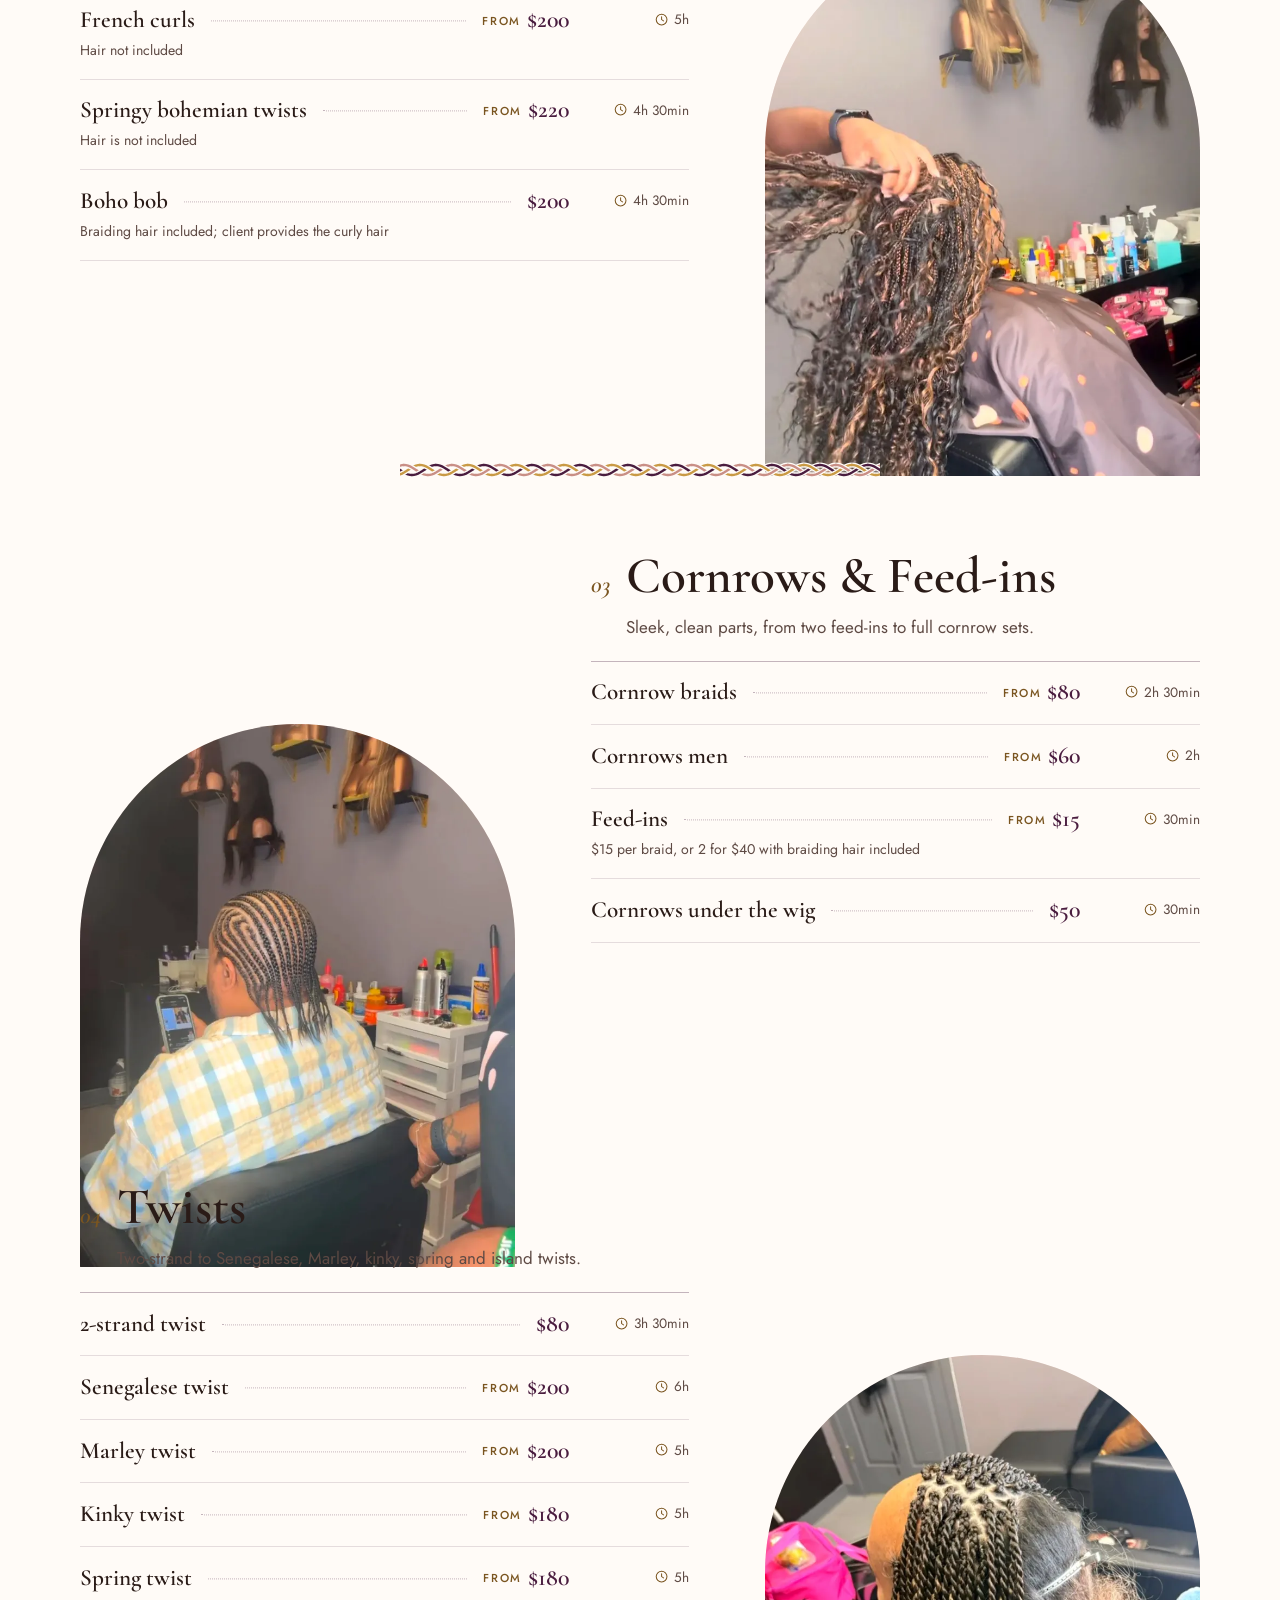
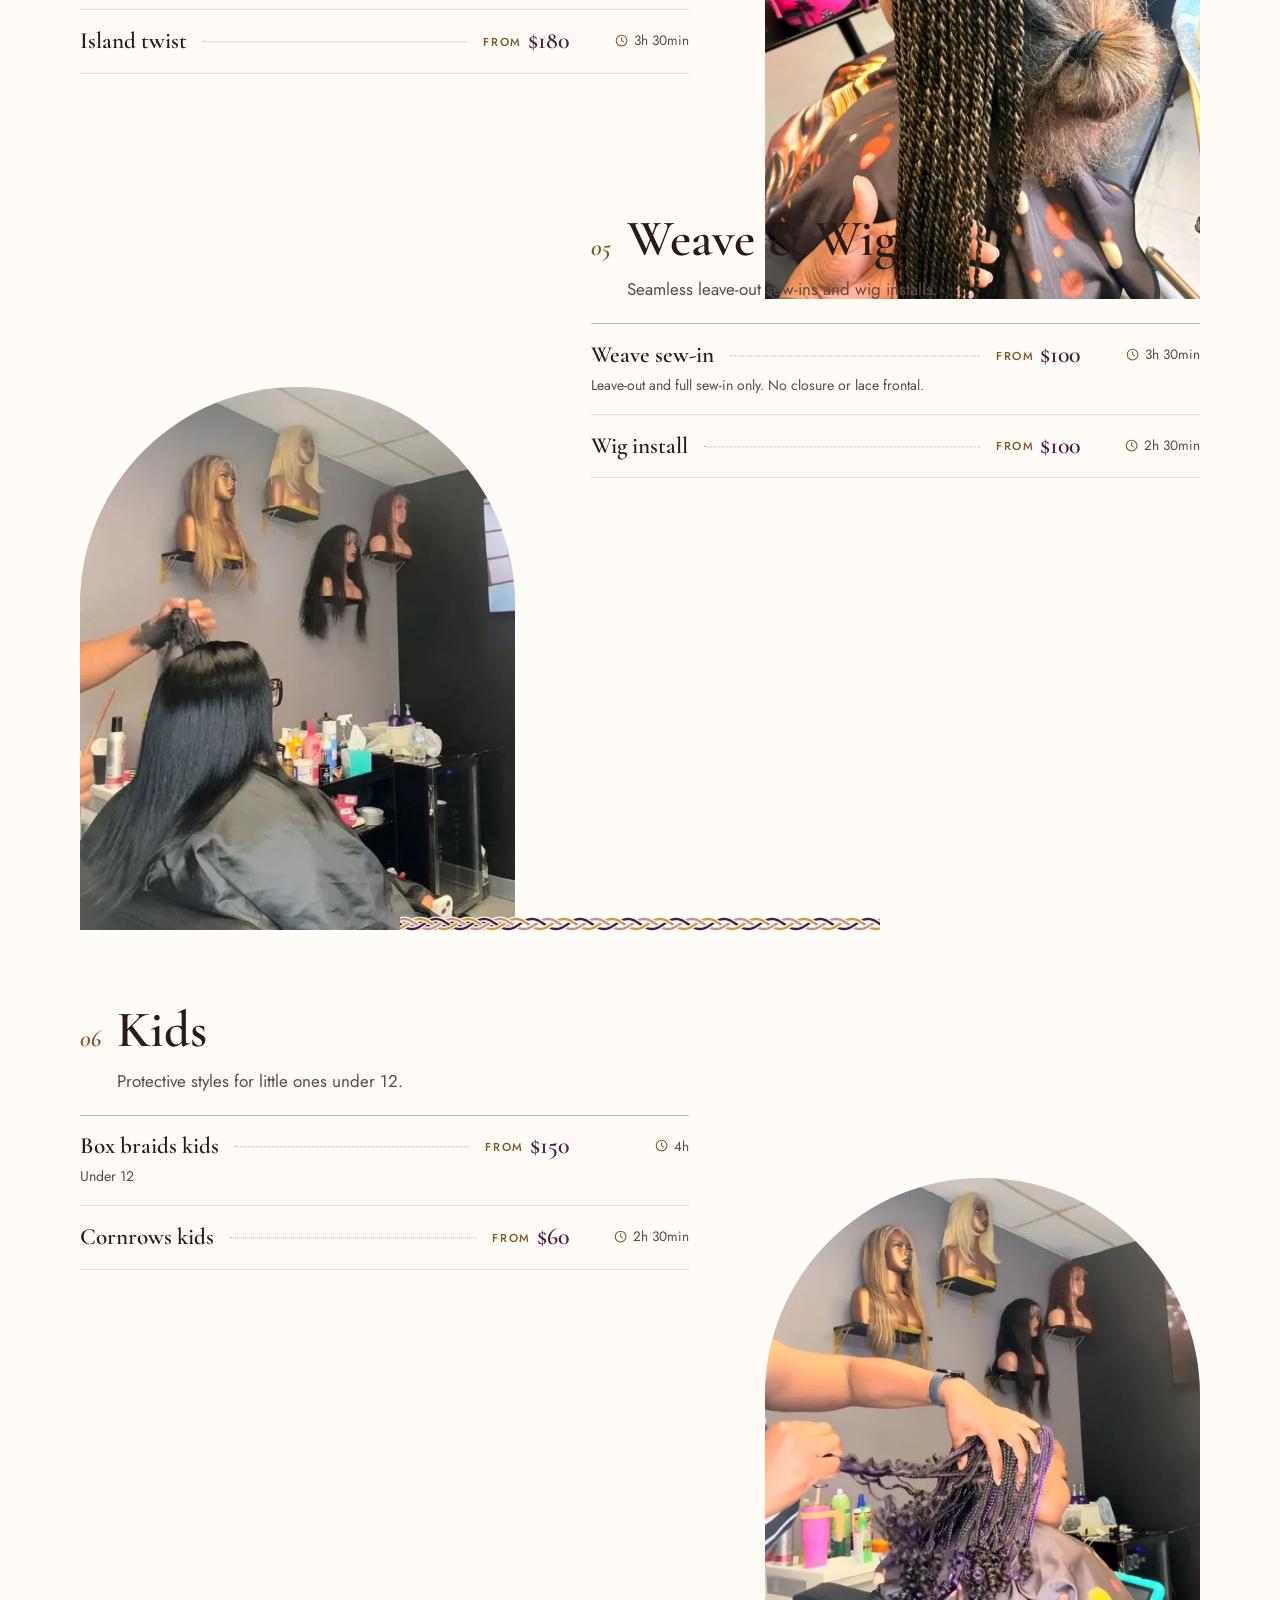
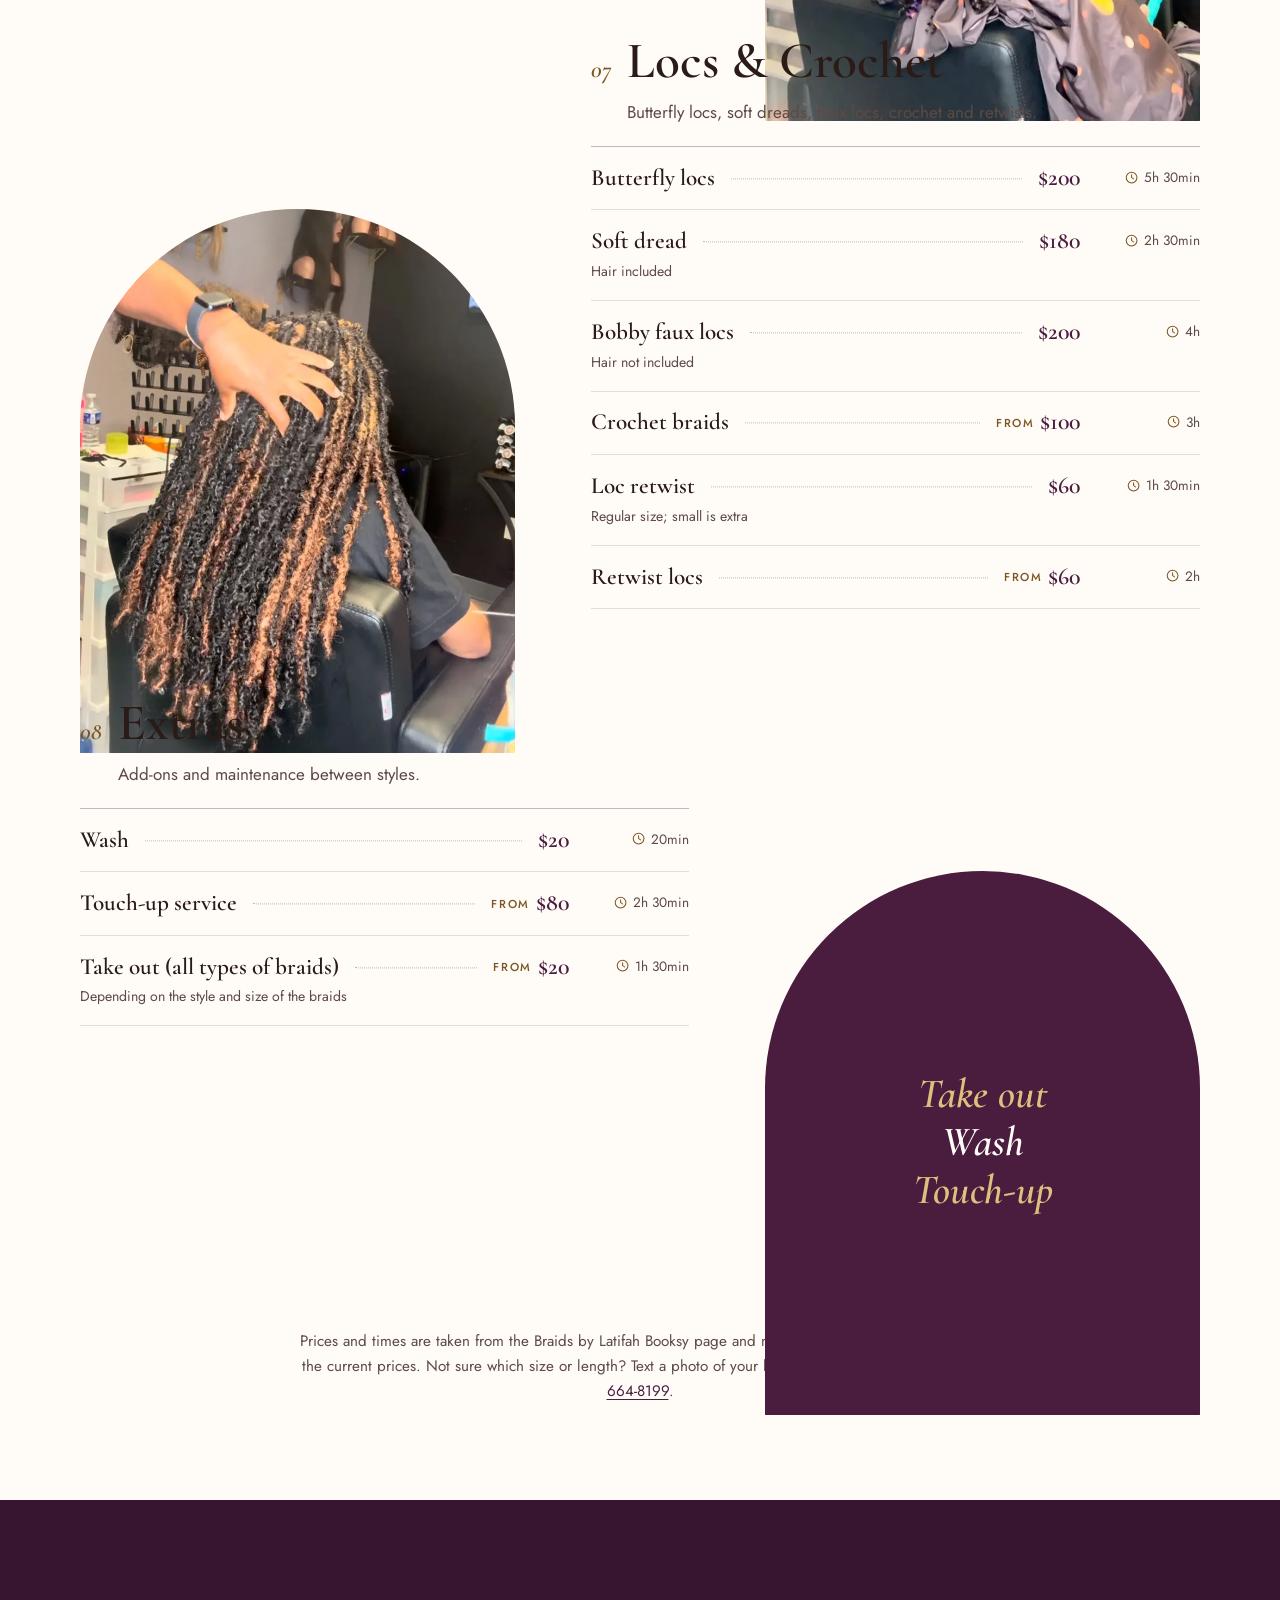
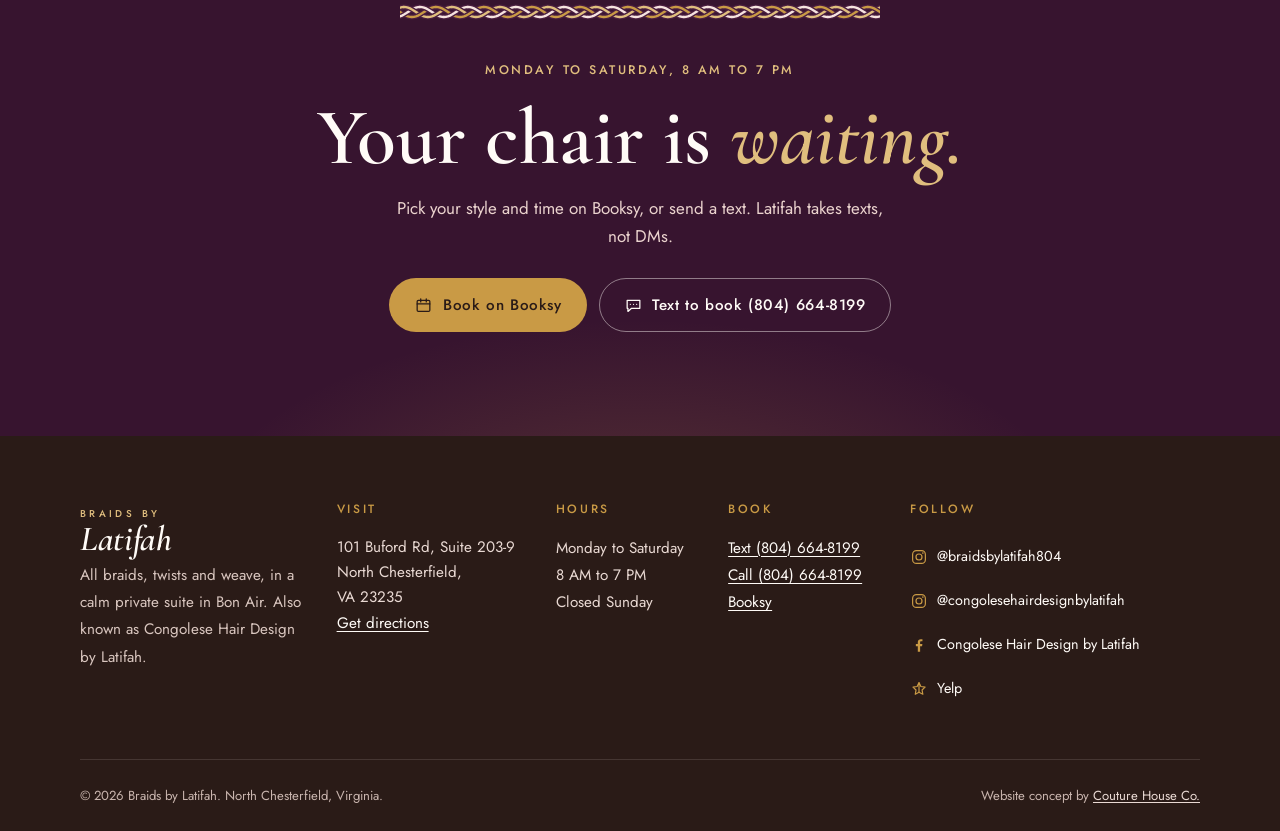
<file: styles.html>
<!doctype html>
<html lang="en">
<head>
<meta charset="utf-8">
<meta name="viewport" content="width=device-width, initial-scale=1, viewport-fit=cover">
<title>Braid Styles &amp; Prices in Richmond, VA | Braids by Latifah</title>
<meta name="description" content="Full menu of braids, twists, cornrows, weave and locs with prices and times. Knotless from $220, box braids from $200. North Chesterfield, VA.">
<link rel="canonical" href="https://braids-by-latifah-website.netlify.app/styles.html">
<meta name="theme-color" content="#4A1D3F">
<meta name="format-detection" content="telephone=no">
<meta property="og:type" content="website">
<meta property="og:site_name" content="Braids by Latifah">
<meta property="og:title" content="Braid Styles &amp; Prices in Richmond, VA | Braids by Latifah">
<meta property="og:description" content="Full menu of braids, twists, cornrows, weave and locs with prices and times. Knotless from $220, box braids from $200. North Chesterfield, VA.">
<meta property="og:url" content="https://braids-by-latifah-website.netlify.app/styles.html">
<meta property="og:image" content="https://braids-by-latifah-website.netlify.app/assets/img/share.jpg">
<meta property="og:image:width" content="1200">
<meta property="og:image:height" content="630">
<meta property="og:image:alt" content="Braids by Latifah: 13 years of braiding, hair provided on most styles. Private suite in Bon Air, North Chesterfield, VA.">
<meta property="og:locale" content="en_US">
<meta name="twitter:card" content="summary_large_image">
<meta name="twitter:title" content="Braid Styles &amp; Prices in Richmond, VA | Braids by Latifah">
<meta name="twitter:description" content="Full menu of braids, twists, cornrows, weave and locs with prices and times. Knotless from $220, box braids from $200. North Chesterfield, VA.">
<meta name="twitter:image" content="https://braids-by-latifah-website.netlify.app/assets/img/share.jpg">
<link rel="icon" href="assets/img/favicon.svg" type="image/svg+xml">
<link rel="icon" href="assets/img/favicon-32.png" sizes="32x32" type="image/png">
<link rel="apple-touch-icon" href="assets/img/apple-touch-icon.png">
<link rel="manifest" href="site.webmanifest">
<link rel="preload" href="assets/fonts/cormorant-garamond-latin-600-italic.woff2" as="font" type="font/woff2" crossorigin>
<link rel="preload" href="assets/fonts/jost-latin-wght-normal.woff2" as="font" type="font/woff2" crossorigin>
<link rel="stylesheet" href="assets/css/fonts.css?v=20260930b">
<link rel="stylesheet" href="assets/css/site.css?v=20260930b">
<script>document.documentElement.classList.add('js')</script>
<script src="assets/js/site.js" defer></script>
<script type="application/ld+json">{"@context":"https://schema.org","@type":"HairSalon","@id":"https://braids-by-latifah-website.netlify.app/#salon","name":"Braids by Latifah","alternateName":"Congolese Hair Design by Latifah","description":"Private braiding suite in the Bon Air area of North Chesterfield, VA. Box braids, knotless, boho, twists, cornrows, weave and locs by Latifah, a Congolese braider with 13 years of experience. Braiding hair provided on most styles.","url":"https://braids-by-latifah-website.netlify.app/","logo":"https://braids-by-latifah-website.netlify.app/assets/img/icon-512.png","image":["https://braids-by-latifah-website.netlify.app/assets/img/share.jpg","https://braids-by-latifah-website.netlify.app/assets/img/boho-french-curl-braids.webp"],"telephone":"+1-804-664-8199","address":{"@type":"PostalAddress","streetAddress":"101 Buford Rd, Suite 203-9","addressLocality":"North Chesterfield","addressRegion":"VA","postalCode":"23235","addressCountry":"US"},"openingHoursSpecification":[{"@type":"OpeningHoursSpecification","dayOfWeek":["Monday","Tuesday","Wednesday","Thursday","Friday","Saturday"],"opens":"08:00","closes":"19:00"}],"priceRange":"$15-$250","currenciesAccepted":"USD","areaServed":[{"@type":"City","name":"Richmond, VA"},{"@type":"Place","name":"Bon Air, VA"},{"@type":"Place","name":"North Chesterfield, VA"},{"@type":"AdministrativeArea","name":"Chesterfield County, VA"}],"sameAs":["https://www.instagram.com/braidsbylatifah804/","https://www.instagram.com/congolesehairdesignbylatifah/","https://www.facebook.com/congolesehairdesignbylatifah/","https://www.yelp.com/biz/braids-by-latifah-bon-air","https://booksy.com/en-us/1588457_braids-by-latifah_braids-locs_134575_richmond"],"founder":{"@type":"Person","name":"Latifah","jobTitle":"Braider"},"potentialAction":{"@type":"ReserveAction","target":{"@type":"EntryPoint","urlTemplate":"https://booksy.com/en-us/1588457_braids-by-latifah_braids-locs_134575_richmond","actionPlatform":["https://schema.org/DesktopWebPlatform","https://schema.org/MobileWebPlatform"]},"result":{"@type":"Reservation","name":"Braiding appointment"}},"hasOfferCatalog":{"@type":"OfferCatalog","name":"Braids, twists, weave and locs","itemListElement":[{"@type":"OfferCatalog","name":"Knotless & Box Braids","itemListElement":[{"@type":"Offer","itemOffered":{"@type":"Service","name":"Knotless smedium box braids","description":"Hair included"},"priceSpecification":{"@type":"PriceSpecification","price":220,"priceCurrency":"USD","minPrice":220}},{"@type":"Offer","itemOffered":{"@type":"Service","name":"Box braids"},"priceSpecification":{"@type":"PriceSpecification","price":200,"priceCurrency":"USD","minPrice":200}},{"@type":"Offer","itemOffered":{"@type":"Service","name":"Tribal braids / box braids"},"priceSpecification":{"@type":"PriceSpecification","price":150,"priceCurrency":"USD","minPrice":150}},{"@type":"Offer","itemOffered":{"@type":"Service","name":"Micro braids"},"priceSpecification":{"@type":"PriceSpecification","price":200,"priceCurrency":"USD","minPrice":200}},{"@type":"Offer","itemOffered":{"@type":"Service","name":"Classic bob (burnt)"},"priceSpecification":{"@type":"PriceSpecification","price":180,"priceCurrency":"USD","minPrice":180}}]},{"@type":"OfferCatalog","name":"Boho & Curls","itemListElement":[{"@type":"Offer","itemOffered":{"@type":"Service","name":"Bohemian or boho box braids","description":"Curly hair is not included"},"priceSpecification":{"@type":"PriceSpecification","price":250,"priceCurrency":"USD","minPrice":250}},{"@type":"Offer","itemOffered":{"@type":"Service","name":"French curls","description":"Hair not included"},"priceSpecification":{"@type":"PriceSpecification","price":200,"priceCurrency":"USD","minPrice":200}},{"@type":"Offer","itemOffered":{"@type":"Service","name":"Springy bohemian twists","description":"Hair is not included"},"priceSpecification":{"@type":"PriceSpecification","price":220,"priceCurrency":"USD","minPrice":220}},{"@type":"Offer","itemOffered":{"@type":"Service","name":"Boho bob","description":"Braiding hair included; client provides the curly hair"},"priceSpecification":{"@type":"PriceSpecification","price":200,"priceCurrency":"USD"}}]},{"@type":"OfferCatalog","name":"Cornrows & Feed-ins","itemListElement":[{"@type":"Offer","itemOffered":{"@type":"Service","name":"Cornrow braids"},"priceSpecification":{"@type":"PriceSpecification","price":80,"priceCurrency":"USD","minPrice":80}},{"@type":"Offer","itemOffered":{"@type":"Service","name":"Cornrows men"},"priceSpecification":{"@type":"PriceSpecification","price":60,"priceCurrency":"USD","minPrice":60}},{"@type":"Offer","itemOffered":{"@type":"Service","name":"Feed-ins","description":"$15 per braid, or 2 for $40 with braiding hair included"},"priceSpecification":{"@type":"PriceSpecification","price":15,"priceCurrency":"USD","minPrice":15}},{"@type":"Offer","itemOffered":{"@type":"Service","name":"Cornrows under the wig"},"priceSpecification":{"@type":"PriceSpecification","price":50,"priceCurrency":"USD"}}]},{"@type":"OfferCatalog","name":"Twists","itemListElement":[{"@type":"Offer","itemOffered":{"@type":"Service","name":"2-strand twist"},"priceSpecification":{"@type":"PriceSpecification","price":80,"priceCurrency":"USD"}},{"@type":"Offer","itemOffered":{"@type":"Service","name":"Senegalese twist"},"priceSpecification":{"@type":"PriceSpecification","price":200,"priceCurrency":"USD","minPrice":200}},{"@type":"Offer","itemOffered":{"@type":"Service","name":"Marley twist"},"priceSpecification":{"@type":"PriceSpecification","price":200,"priceCurrency":"USD","minPrice":200}},{"@type":"Offer","itemOffered":{"@type":"Service","name":"Kinky twist"},"priceSpecification":{"@type":"PriceSpecification","price":180,"priceCurrency":"USD","minPrice":180}},{"@type":"Offer","itemOffered":{"@type":"Service","name":"Spring twist"},"priceSpecification":{"@type":"PriceSpecification","price":180,"priceCurrency":"USD","minPrice":180}},{"@type":"Offer","itemOffered":{"@type":"Service","name":"Island twist"},"priceSpecification":{"@type":"PriceSpecification","price":180,"priceCurrency":"USD","minPrice":180}}]},{"@type":"OfferCatalog","name":"Weave & Wigs","itemListElement":[{"@type":"Offer","itemOffered":{"@type":"Service","name":"Weave sew-in","description":"Leave-out and full sew-in only. No closure or lace frontal."},"priceSpecification":{"@type":"PriceSpecification","price":100,"priceCurrency":"USD","minPrice":100}},{"@type":"Offer","itemOffered":{"@type":"Service","name":"Wig install"},"priceSpecification":{"@type":"PriceSpecification","price":100,"priceCurrency":"USD","minPrice":100}}]},{"@type":"OfferCatalog","name":"Kids","itemListElement":[{"@type":"Offer","itemOffered":{"@type":"Service","name":"Box braids kids","description":"Under 12"},"priceSpecification":{"@type":"PriceSpecification","price":150,"priceCurrency":"USD","minPrice":150}},{"@type":"Offer","itemOffered":{"@type":"Service","name":"Cornrows kids"},"priceSpecification":{"@type":"PriceSpecification","price":60,"priceCurrency":"USD","minPrice":60}}]},{"@type":"OfferCatalog","name":"Locs & Crochet","itemListElement":[{"@type":"Offer","itemOffered":{"@type":"Service","name":"Butterfly locs"},"priceSpecification":{"@type":"PriceSpecification","price":200,"priceCurrency":"USD"}},{"@type":"Offer","itemOffered":{"@type":"Service","name":"Soft dread","description":"Hair included"},"priceSpecification":{"@type":"PriceSpecification","price":180,"priceCurrency":"USD"}},{"@type":"Offer","itemOffered":{"@type":"Service","name":"Bobby faux locs","description":"Hair not included"},"priceSpecification":{"@type":"PriceSpecification","price":200,"priceCurrency":"USD"}},{"@type":"Offer","itemOffered":{"@type":"Service","name":"Crochet braids"},"priceSpecification":{"@type":"PriceSpecification","price":100,"priceCurrency":"USD","minPrice":100}},{"@type":"Offer","itemOffered":{"@type":"Service","name":"Loc retwist","description":"Regular size; small is extra"},"priceSpecification":{"@type":"PriceSpecification","price":60,"priceCurrency":"USD"}},{"@type":"Offer","itemOffered":{"@type":"Service","name":"Retwist locs"},"priceSpecification":{"@type":"PriceSpecification","price":60,"priceCurrency":"USD","minPrice":60}}]},{"@type":"OfferCatalog","name":"Extras","itemListElement":[{"@type":"Offer","itemOffered":{"@type":"Service","name":"Wash"},"priceSpecification":{"@type":"PriceSpecification","price":20,"priceCurrency":"USD"}},{"@type":"Offer","itemOffered":{"@type":"Service","name":"Touch-up service"},"priceSpecification":{"@type":"PriceSpecification","price":80,"priceCurrency":"USD","minPrice":80}},{"@type":"Offer","itemOffered":{"@type":"Service","name":"Take out (all types of braids)","description":"Depending on the style and size of the braids"},"priceSpecification":{"@type":"PriceSpecification","price":20,"priceCurrency":"USD","minPrice":20}}]}]}}</script><script type="application/ld+json">{"@context":"https://schema.org","@type":"BreadcrumbList","itemListElement":[{"@type":"ListItem","position":1,"name":"Home","item":"https://braids-by-latifah-website.netlify.app/"},{"@type":"ListItem","position":2,"name":"Styles & Prices","item":"https://braids-by-latifah-website.netlify.app/styles.html"}]}</script>
</head><body>
<svg class="sprite" aria-hidden="true" focusable="false" width="0" height="0"><defs><pattern id="braid-light" width="48" height="16" patternUnits="userSpaceOnUse"><g fill="none"><polyline points="-24.00,8.00 -22.00,6.71 -20.00,5.50 -18.00,4.46 -16.00,3.67 -14.00,3.17 -12.00,3.00" stroke="#FFFBF7" stroke-width="5.0" stroke-linecap="butt"/><polyline points="-24.00,8.00 -22.00,6.71 -20.00,5.50 -18.00,4.46 -16.00,3.67 -14.00,3.17 -12.00,3.00" stroke="#4A1D3F" stroke-width="2.4" stroke-linecap="round"/><polyline points="0.00,8.00 2.00,9.29 4.00,10.50 6.00,11.54 8.00,12.33 10.00,12.83 12.00,13.00" stroke="#FFFBF7" stroke-width="5.0" stroke-linecap="butt"/><polyline points="0.00,8.00 2.00,9.29 4.00,10.50 6.00,11.54 8.00,12.33 10.00,12.83 12.00,13.00" stroke="#4A1D3F" stroke-width="2.4" stroke-linecap="round"/><polyline points="24.00,8.00 26.00,6.71 28.00,5.50 30.00,4.46 32.00,3.67 34.00,3.17 36.00,3.00" stroke="#FFFBF7" stroke-width="5.0" stroke-linecap="butt"/><polyline points="24.00,8.00 26.00,6.71 28.00,5.50 30.00,4.46 32.00,3.67 34.00,3.17 36.00,3.00" stroke="#4A1D3F" stroke-width="2.4" stroke-linecap="round"/><polyline points="48.00,8.00 50.00,9.29 52.00,10.50 54.00,11.54 56.00,12.33 58.00,12.83 60.00,13.00" stroke="#FFFBF7" stroke-width="5.0" stroke-linecap="butt"/><polyline points="48.00,8.00 50.00,9.29 52.00,10.50 54.00,11.54 56.00,12.33 58.00,12.83 60.00,13.00" stroke="#4A1D3F" stroke-width="2.4" stroke-linecap="round"/><polyline points="-16.00,8.00 -14.00,9.29 -12.00,10.50 -10.00,11.54 -8.00,12.33 -6.00,12.83 -4.00,13.00" stroke="#FFFBF7" stroke-width="5.0" stroke-linecap="butt"/><polyline points="-16.00,8.00 -14.00,9.29 -12.00,10.50 -10.00,11.54 -8.00,12.33 -6.00,12.83 -4.00,13.00" stroke="#C99A45" stroke-width="2.4" stroke-linecap="round"/><polyline points="8.00,8.00 10.00,6.71 12.00,5.50 14.00,4.46 16.00,3.67 18.00,3.17 20.00,3.00" stroke="#FFFBF7" stroke-width="5.0" stroke-linecap="butt"/><polyline points="8.00,8.00 10.00,6.71 12.00,5.50 14.00,4.46 16.00,3.67 18.00,3.17 20.00,3.00" stroke="#C99A45" stroke-width="2.4" stroke-linecap="round"/><polyline points="32.00,8.00 34.00,9.29 36.00,10.50 38.00,11.54 40.00,12.33 42.00,12.83 44.00,13.00" stroke="#FFFBF7" stroke-width="5.0" stroke-linecap="butt"/><polyline points="32.00,8.00 34.00,9.29 36.00,10.50 38.00,11.54 40.00,12.33 42.00,12.83 44.00,13.00" stroke="#C99A45" stroke-width="2.4" stroke-linecap="round"/><polyline points="56.00,8.00 58.00,6.71 60.00,5.50 62.00,4.46 64.00,3.67 66.00,3.17 68.00,3.00" stroke="#FFFBF7" stroke-width="5.0" stroke-linecap="butt"/><polyline points="56.00,8.00 58.00,6.71 60.00,5.50 62.00,4.46 64.00,3.67 66.00,3.17 68.00,3.00" stroke="#C99A45" stroke-width="2.4" stroke-linecap="round"/><polyline points="-8.00,8.00 -6.00,6.71 -4.00,5.50 -2.00,4.46 0.00,3.67 2.00,3.17 4.00,3.00" stroke="#FFFBF7" stroke-width="5.0" stroke-linecap="butt"/><polyline points="-8.00,8.00 -6.00,6.71 -4.00,5.50 -2.00,4.46 0.00,3.67 2.00,3.17 4.00,3.00" stroke="#C98F86" stroke-width="2.4" stroke-linecap="round"/><polyline points="16.00,8.00 18.00,9.29 20.00,10.50 22.00,11.54 24.00,12.33 26.00,12.83 28.00,13.00" stroke="#FFFBF7" stroke-width="5.0" stroke-linecap="butt"/><polyline points="16.00,8.00 18.00,9.29 20.00,10.50 22.00,11.54 24.00,12.33 26.00,12.83 28.00,13.00" stroke="#C98F86" stroke-width="2.4" stroke-linecap="round"/><polyline points="40.00,8.00 42.00,6.71 44.00,5.50 46.00,4.46 48.00,3.67 50.00,3.17 52.00,3.00" stroke="#FFFBF7" stroke-width="5.0" stroke-linecap="butt"/><polyline points="40.00,8.00 42.00,6.71 44.00,5.50 46.00,4.46 48.00,3.67 50.00,3.17 52.00,3.00" stroke="#C98F86" stroke-width="2.4" stroke-linecap="round"/><polyline points="-12.00,3.00 -10.00,3.17 -8.00,3.67 -6.00,4.46 -4.00,5.50 -2.00,6.71 0.00,8.00" stroke="#FFFBF7" stroke-width="5.0" stroke-linecap="butt"/><polyline points="-12.00,3.00 -10.00,3.17 -8.00,3.67 -6.00,4.46 -4.00,5.50 -2.00,6.71 0.00,8.00" stroke="#4A1D3F" stroke-width="2.4" stroke-linecap="round"/><polyline points="12.00,13.00 14.00,12.83 16.00,12.33 18.00,11.54 20.00,10.50 22.00,9.29 24.00,8.00" stroke="#FFFBF7" stroke-width="5.0" stroke-linecap="butt"/><polyline points="12.00,13.00 14.00,12.83 16.00,12.33 18.00,11.54 20.00,10.50 22.00,9.29 24.00,8.00" stroke="#4A1D3F" stroke-width="2.4" stroke-linecap="round"/><polyline points="36.00,3.00 38.00,3.17 40.00,3.67 42.00,4.46 44.00,5.50 46.00,6.71 48.00,8.00" stroke="#FFFBF7" stroke-width="5.0" stroke-linecap="butt"/><polyline points="36.00,3.00 38.00,3.17 40.00,3.67 42.00,4.46 44.00,5.50 46.00,6.71 48.00,8.00" stroke="#4A1D3F" stroke-width="2.4" stroke-linecap="round"/><polyline points="60.00,13.00 62.00,12.83 64.00,12.33 66.00,11.54 68.00,10.50 70.00,9.29 72.00,8.00" stroke="#FFFBF7" stroke-width="5.0" stroke-linecap="butt"/><polyline points="60.00,13.00 62.00,12.83 64.00,12.33 66.00,11.54 68.00,10.50 70.00,9.29 72.00,8.00" stroke="#4A1D3F" stroke-width="2.4" stroke-linecap="round"/><polyline points="-4.00,13.00 -2.00,12.83 0.00,12.33 2.00,11.54 4.00,10.50 6.00,9.29 8.00,8.00" stroke="#FFFBF7" stroke-width="5.0" stroke-linecap="butt"/><polyline points="-4.00,13.00 -2.00,12.83 0.00,12.33 2.00,11.54 4.00,10.50 6.00,9.29 8.00,8.00" stroke="#C99A45" stroke-width="2.4" stroke-linecap="round"/><polyline points="20.00,3.00 22.00,3.17 24.00,3.67 26.00,4.46 28.00,5.50 30.00,6.71 32.00,8.00" stroke="#FFFBF7" stroke-width="5.0" stroke-linecap="butt"/><polyline points="20.00,3.00 22.00,3.17 24.00,3.67 26.00,4.46 28.00,5.50 30.00,6.71 32.00,8.00" stroke="#C99A45" stroke-width="2.4" stroke-linecap="round"/><polyline points="44.00,13.00 46.00,12.83 48.00,12.33 50.00,11.54 52.00,10.50 54.00,9.29 56.00,8.00" stroke="#FFFBF7" stroke-width="5.0" stroke-linecap="butt"/><polyline points="44.00,13.00 46.00,12.83 48.00,12.33 50.00,11.54 52.00,10.50 54.00,9.29 56.00,8.00" stroke="#C99A45" stroke-width="2.4" stroke-linecap="round"/><polyline points="-20.00,13.00 -18.00,12.83 -16.00,12.33 -14.00,11.54 -12.00,10.50 -10.00,9.29 -8.00,8.00" stroke="#FFFBF7" stroke-width="5.0" stroke-linecap="butt"/><polyline points="-20.00,13.00 -18.00,12.83 -16.00,12.33 -14.00,11.54 -12.00,10.50 -10.00,9.29 -8.00,8.00" stroke="#C98F86" stroke-width="2.4" stroke-linecap="round"/><polyline points="4.00,3.00 6.00,3.17 8.00,3.67 10.00,4.46 12.00,5.50 14.00,6.71 16.00,8.00" stroke="#FFFBF7" stroke-width="5.0" stroke-linecap="butt"/><polyline points="4.00,3.00 6.00,3.17 8.00,3.67 10.00,4.46 12.00,5.50 14.00,6.71 16.00,8.00" stroke="#C98F86" stroke-width="2.4" stroke-linecap="round"/><polyline points="28.00,13.00 30.00,12.83 32.00,12.33 34.00,11.54 36.00,10.50 38.00,9.29 40.00,8.00" stroke="#FFFBF7" stroke-width="5.0" stroke-linecap="butt"/><polyline points="28.00,13.00 30.00,12.83 32.00,12.33 34.00,11.54 36.00,10.50 38.00,9.29 40.00,8.00" stroke="#C98F86" stroke-width="2.4" stroke-linecap="round"/><polyline points="52.00,3.00 54.00,3.17 56.00,3.67 58.00,4.46 60.00,5.50 62.00,6.71 64.00,8.00" stroke="#FFFBF7" stroke-width="5.0" stroke-linecap="butt"/><polyline points="52.00,3.00 54.00,3.17 56.00,3.67 58.00,4.46 60.00,5.50 62.00,6.71 64.00,8.00" stroke="#C98F86" stroke-width="2.4" stroke-linecap="round"/></g></pattern><pattern id="braid-dark" width="48" height="16" patternUnits="userSpaceOnUse"><g fill="none"><polyline points="-24.00,8.00 -22.00,6.71 -20.00,5.50 -18.00,4.46 -16.00,3.67 -14.00,3.17 -12.00,3.00" stroke="#4A1D3F" stroke-width="5.0" stroke-linecap="butt"/><polyline points="-24.00,8.00 -22.00,6.71 -20.00,5.50 -18.00,4.46 -16.00,3.67 -14.00,3.17 -12.00,3.00" stroke="#C99A45" stroke-width="2.4" stroke-linecap="round"/><polyline points="0.00,8.00 2.00,9.29 4.00,10.50 6.00,11.54 8.00,12.33 10.00,12.83 12.00,13.00" stroke="#4A1D3F" stroke-width="5.0" stroke-linecap="butt"/><polyline points="0.00,8.00 2.00,9.29 4.00,10.50 6.00,11.54 8.00,12.33 10.00,12.83 12.00,13.00" stroke="#C99A45" stroke-width="2.4" stroke-linecap="round"/><polyline points="24.00,8.00 26.00,6.71 28.00,5.50 30.00,4.46 32.00,3.67 34.00,3.17 36.00,3.00" stroke="#4A1D3F" stroke-width="5.0" stroke-linecap="butt"/><polyline points="24.00,8.00 26.00,6.71 28.00,5.50 30.00,4.46 32.00,3.67 34.00,3.17 36.00,3.00" stroke="#C99A45" stroke-width="2.4" stroke-linecap="round"/><polyline points="48.00,8.00 50.00,9.29 52.00,10.50 54.00,11.54 56.00,12.33 58.00,12.83 60.00,13.00" stroke="#4A1D3F" stroke-width="5.0" stroke-linecap="butt"/><polyline points="48.00,8.00 50.00,9.29 52.00,10.50 54.00,11.54 56.00,12.33 58.00,12.83 60.00,13.00" stroke="#C99A45" stroke-width="2.4" stroke-linecap="round"/><polyline points="-16.00,8.00 -14.00,9.29 -12.00,10.50 -10.00,11.54 -8.00,12.33 -6.00,12.83 -4.00,13.00" stroke="#4A1D3F" stroke-width="5.0" stroke-linecap="butt"/><polyline points="-16.00,8.00 -14.00,9.29 -12.00,10.50 -10.00,11.54 -8.00,12.33 -6.00,12.83 -4.00,13.00" stroke="#F6E3DF" stroke-width="2.4" stroke-linecap="round"/><polyline points="8.00,8.00 10.00,6.71 12.00,5.50 14.00,4.46 16.00,3.67 18.00,3.17 20.00,3.00" stroke="#4A1D3F" stroke-width="5.0" stroke-linecap="butt"/><polyline points="8.00,8.00 10.00,6.71 12.00,5.50 14.00,4.46 16.00,3.67 18.00,3.17 20.00,3.00" stroke="#F6E3DF" stroke-width="2.4" stroke-linecap="round"/><polyline points="32.00,8.00 34.00,9.29 36.00,10.50 38.00,11.54 40.00,12.33 42.00,12.83 44.00,13.00" stroke="#4A1D3F" stroke-width="5.0" stroke-linecap="butt"/><polyline points="32.00,8.00 34.00,9.29 36.00,10.50 38.00,11.54 40.00,12.33 42.00,12.83 44.00,13.00" stroke="#F6E3DF" stroke-width="2.4" stroke-linecap="round"/><polyline points="56.00,8.00 58.00,6.71 60.00,5.50 62.00,4.46 64.00,3.67 66.00,3.17 68.00,3.00" stroke="#4A1D3F" stroke-width="5.0" stroke-linecap="butt"/><polyline points="56.00,8.00 58.00,6.71 60.00,5.50 62.00,4.46 64.00,3.67 66.00,3.17 68.00,3.00" stroke="#F6E3DF" stroke-width="2.4" stroke-linecap="round"/><polyline points="-8.00,8.00 -6.00,6.71 -4.00,5.50 -2.00,4.46 0.00,3.67 2.00,3.17 4.00,3.00" stroke="#4A1D3F" stroke-width="5.0" stroke-linecap="butt"/><polyline points="-8.00,8.00 -6.00,6.71 -4.00,5.50 -2.00,4.46 0.00,3.67 2.00,3.17 4.00,3.00" stroke="#E0BE7E" stroke-width="2.4" stroke-linecap="round"/><polyline points="16.00,8.00 18.00,9.29 20.00,10.50 22.00,11.54 24.00,12.33 26.00,12.83 28.00,13.00" stroke="#4A1D3F" stroke-width="5.0" stroke-linecap="butt"/><polyline points="16.00,8.00 18.00,9.29 20.00,10.50 22.00,11.54 24.00,12.33 26.00,12.83 28.00,13.00" stroke="#E0BE7E" stroke-width="2.4" stroke-linecap="round"/><polyline points="40.00,8.00 42.00,6.71 44.00,5.50 46.00,4.46 48.00,3.67 50.00,3.17 52.00,3.00" stroke="#4A1D3F" stroke-width="5.0" stroke-linecap="butt"/><polyline points="40.00,8.00 42.00,6.71 44.00,5.50 46.00,4.46 48.00,3.67 50.00,3.17 52.00,3.00" stroke="#E0BE7E" stroke-width="2.4" stroke-linecap="round"/><polyline points="-12.00,3.00 -10.00,3.17 -8.00,3.67 -6.00,4.46 -4.00,5.50 -2.00,6.71 0.00,8.00" stroke="#4A1D3F" stroke-width="5.0" stroke-linecap="butt"/><polyline points="-12.00,3.00 -10.00,3.17 -8.00,3.67 -6.00,4.46 -4.00,5.50 -2.00,6.71 0.00,8.00" stroke="#C99A45" stroke-width="2.4" stroke-linecap="round"/><polyline points="12.00,13.00 14.00,12.83 16.00,12.33 18.00,11.54 20.00,10.50 22.00,9.29 24.00,8.00" stroke="#4A1D3F" stroke-width="5.0" stroke-linecap="butt"/><polyline points="12.00,13.00 14.00,12.83 16.00,12.33 18.00,11.54 20.00,10.50 22.00,9.29 24.00,8.00" stroke="#C99A45" stroke-width="2.4" stroke-linecap="round"/><polyline points="36.00,3.00 38.00,3.17 40.00,3.67 42.00,4.46 44.00,5.50 46.00,6.71 48.00,8.00" stroke="#4A1D3F" stroke-width="5.0" stroke-linecap="butt"/><polyline points="36.00,3.00 38.00,3.17 40.00,3.67 42.00,4.46 44.00,5.50 46.00,6.71 48.00,8.00" stroke="#C99A45" stroke-width="2.4" stroke-linecap="round"/><polyline points="60.00,13.00 62.00,12.83 64.00,12.33 66.00,11.54 68.00,10.50 70.00,9.29 72.00,8.00" stroke="#4A1D3F" stroke-width="5.0" stroke-linecap="butt"/><polyline points="60.00,13.00 62.00,12.83 64.00,12.33 66.00,11.54 68.00,10.50 70.00,9.29 72.00,8.00" stroke="#C99A45" stroke-width="2.4" stroke-linecap="round"/><polyline points="-4.00,13.00 -2.00,12.83 0.00,12.33 2.00,11.54 4.00,10.50 6.00,9.29 8.00,8.00" stroke="#4A1D3F" stroke-width="5.0" stroke-linecap="butt"/><polyline points="-4.00,13.00 -2.00,12.83 0.00,12.33 2.00,11.54 4.00,10.50 6.00,9.29 8.00,8.00" stroke="#F6E3DF" stroke-width="2.4" stroke-linecap="round"/><polyline points="20.00,3.00 22.00,3.17 24.00,3.67 26.00,4.46 28.00,5.50 30.00,6.71 32.00,8.00" stroke="#4A1D3F" stroke-width="5.0" stroke-linecap="butt"/><polyline points="20.00,3.00 22.00,3.17 24.00,3.67 26.00,4.46 28.00,5.50 30.00,6.71 32.00,8.00" stroke="#F6E3DF" stroke-width="2.4" stroke-linecap="round"/><polyline points="44.00,13.00 46.00,12.83 48.00,12.33 50.00,11.54 52.00,10.50 54.00,9.29 56.00,8.00" stroke="#4A1D3F" stroke-width="5.0" stroke-linecap="butt"/><polyline points="44.00,13.00 46.00,12.83 48.00,12.33 50.00,11.54 52.00,10.50 54.00,9.29 56.00,8.00" stroke="#F6E3DF" stroke-width="2.4" stroke-linecap="round"/><polyline points="-20.00,13.00 -18.00,12.83 -16.00,12.33 -14.00,11.54 -12.00,10.50 -10.00,9.29 -8.00,8.00" stroke="#4A1D3F" stroke-width="5.0" stroke-linecap="butt"/><polyline points="-20.00,13.00 -18.00,12.83 -16.00,12.33 -14.00,11.54 -12.00,10.50 -10.00,9.29 -8.00,8.00" stroke="#E0BE7E" stroke-width="2.4" stroke-linecap="round"/><polyline points="4.00,3.00 6.00,3.17 8.00,3.67 10.00,4.46 12.00,5.50 14.00,6.71 16.00,8.00" stroke="#4A1D3F" stroke-width="5.0" stroke-linecap="butt"/><polyline points="4.00,3.00 6.00,3.17 8.00,3.67 10.00,4.46 12.00,5.50 14.00,6.71 16.00,8.00" stroke="#E0BE7E" stroke-width="2.4" stroke-linecap="round"/><polyline points="28.00,13.00 30.00,12.83 32.00,12.33 34.00,11.54 36.00,10.50 38.00,9.29 40.00,8.00" stroke="#4A1D3F" stroke-width="5.0" stroke-linecap="butt"/><polyline points="28.00,13.00 30.00,12.83 32.00,12.33 34.00,11.54 36.00,10.50 38.00,9.29 40.00,8.00" stroke="#E0BE7E" stroke-width="2.4" stroke-linecap="round"/><polyline points="52.00,3.00 54.00,3.17 56.00,3.67 58.00,4.46 60.00,5.50 62.00,6.71 64.00,8.00" stroke="#4A1D3F" stroke-width="5.0" stroke-linecap="butt"/><polyline points="52.00,3.00 54.00,3.17 56.00,3.67 58.00,4.46 60.00,5.50 62.00,6.71 64.00,8.00" stroke="#E0BE7E" stroke-width="2.4" stroke-linecap="round"/></g></pattern><symbol id="i-star" viewBox="0 0 24 24"><path fill="currentColor" d="M12 2.8l2.8 5.8 6.3.9-4.6 4.4 1.1 6.3L12 17.2l-5.6 3 1.1-6.3L2.9 9.5l6.3-.9z"/></symbol><symbol id="i-chat" viewBox="0 0 24 24"><path fill="none" stroke="currentColor" stroke-width="1.6" stroke-linejoin="round" d="M4 5.5h16v10H9.5L5 19.5v-4H4z"/><path stroke="currentColor" stroke-width="1.6" stroke-linecap="round" d="M8 10.5h.01M12 10.5h.01M16 10.5h.01"/></symbol><symbol id="i-phone" viewBox="0 0 24 24"><path fill="none" stroke="currentColor" stroke-width="1.6" stroke-linejoin="round" d="M6.5 3.5h3l1.5 4-2 1.5a11 11 0 0 0 6 6l1.5-2 4 1.5v3a2 2 0 0 1-2 2A16 16 0 0 1 4.5 5.5a2 2 0 0 1 2-2z"/></symbol><symbol id="i-pin" viewBox="0 0 24 24"><path fill="none" stroke="currentColor" stroke-width="1.6" d="M12 21s-6.5-6.2-6.5-11.3a6.5 6.5 0 0 1 13 0C18.5 14.8 12 21 12 21z"/><circle cx="12" cy="9.7" r="2.3" fill="none" stroke="currentColor" stroke-width="1.6"/></symbol><symbol id="i-clock" viewBox="0 0 24 24"><circle cx="12" cy="12" r="8.5" fill="none" stroke="currentColor" stroke-width="1.6"/><path fill="none" stroke="currentColor" stroke-width="1.6" stroke-linecap="round" d="M12 7.5V12l3 2"/></symbol><symbol id="i-calendar" viewBox="0 0 24 24"><rect x="4" y="5.5" width="16" height="14" rx="1.5" fill="none" stroke="currentColor" stroke-width="1.6"/><path stroke="currentColor" stroke-width="1.6" stroke-linecap="round" d="M4 10h16M8.5 3.5v4M15.5 3.5v4"/></symbol><symbol id="i-strand" viewBox="0 0 24 24"><path fill="none" stroke="currentColor" stroke-width="1.6" stroke-linecap="round" d="M8 3c4 3 4 6 0 9s-4 6 0 9M16 3c-4 3-4 6 0 9s4 6 0 9"/></symbol><symbol id="i-card" viewBox="0 0 24 24"><rect x="3.5" y="6" width="17" height="12" rx="1.5" fill="none" stroke="currentColor" stroke-width="1.6"/><path stroke="currentColor" stroke-width="1.6" d="M3.5 10h17"/></symbol><symbol id="i-sparkle" viewBox="0 0 24 24"><path fill="currentColor" d="M12 3l1.6 5.4L19 10l-5.4 1.6L12 17l-1.6-5.4L5 10l5.4-1.6z"/></symbol><symbol id="i-arrow" viewBox="0 0 24 24"><path fill="none" stroke="currentColor" stroke-width="1.6" stroke-linecap="round" stroke-linejoin="round" d="M5 12h14M13 6l6 6-6 6"/></symbol><symbol id="i-external" viewBox="0 0 24 24"><path fill="none" stroke="currentColor" stroke-width="1.6" stroke-linecap="round" stroke-linejoin="round" d="M14 4h6v6M20 4l-9 9M18 14v5a1 1 0 0 1-1 1H5a1 1 0 0 1-1-1V7a1 1 0 0 1 1-1h5"/></symbol><symbol id="i-instagram" viewBox="0 0 24 24"><rect x="3.5" y="3.5" width="17" height="17" rx="5" fill="none" stroke="currentColor" stroke-width="1.6"/><circle cx="12" cy="12" r="4" fill="none" stroke="currentColor" stroke-width="1.6"/><circle cx="17.2" cy="6.8" r="1.1" fill="currentColor"/></symbol><symbol id="i-facebook" viewBox="0 0 24 24"><path fill="currentColor" d="M13.5 21v-7.5h2.6l.4-3h-3V8.6c0-.9.3-1.5 1.5-1.5h1.6V4.4a21 21 0 0 0-2.3-.1c-2.3 0-3.9 1.4-3.9 4v2.2H7.8v3h2.6V21z"/></symbol><symbol id="i-yelp" viewBox="0 0 24 24"><path fill="none" stroke="currentColor" stroke-width="1.6" stroke-linejoin="round" d="M12 3.5l2.5 5.2 5.6.8-4 3.9 1 5.6-5.1-2.7-5 2.7 1-5.6-4-3.9 5.5-.8z"/><path stroke="currentColor" stroke-width="1.6" d="M12 3.5v13"/></symbol><symbol id="i-menu" viewBox="0 0 24 24"><path stroke="currentColor" stroke-width="1.6" stroke-linecap="round" d="M4 8h16M4 16h16"/></symbol><symbol id="i-close" viewBox="0 0 24 24"><path stroke="currentColor" stroke-width="1.6" stroke-linecap="round" d="M6 6l12 12M18 6L6 18"/></symbol><symbol id="i-chev-l" viewBox="0 0 24 24"><path fill="none" stroke="currentColor" stroke-width="1.6" stroke-linecap="round" stroke-linejoin="round" d="M15 5l-7 7 7 7"/></symbol><symbol id="i-chev-r" viewBox="0 0 24 24"><path fill="none" stroke="currentColor" stroke-width="1.6" stroke-linecap="round" stroke-linejoin="round" d="M9 5l7 7-7 7"/></symbol><symbol id="i-check" viewBox="0 0 24 24"><path fill="none" stroke="currentColor" stroke-width="1.8" stroke-linecap="round" stroke-linejoin="round" d="M5 12.5l4.5 4.5L19 7.5"/></symbol></defs></svg>
<a class="skip" href="#main">Skip to content</a>
<header class="site-header" data-header>
  <div class="site-header__inner">
    <a class="brand" href="index.html" aria-label="Braids by Latifah, home">
      <span class="brand__by">Braids by</span><span class="brand__name">Latifah</span>
    </a>
    <nav class="nav" aria-label="Main">
      <button class="nav__toggle" type="button" aria-expanded="false" aria-controls="nav-menu" data-nav-toggle>
        <span class="nav__toggle-label">Menu</span><svg class="icon icon--open" aria-hidden="true" focusable="false"><use href="#i-menu"/></svg><svg class="icon icon--close" aria-hidden="true" focusable="false"><use href="#i-close"/></svg>
      </button>
      <div class="nav__menu" id="nav-menu" data-nav-menu>
        <ul class="nav__list"><li><a href="styles.html" aria-current="page">Styles &amp; Prices</a></li><li><a href="gallery.html">Gallery</a></li><li><a href="book.html">Book</a></li></ul>
        <div class="nav__actions">
          <a class="btn btn--ghost btn--sm" href="sms:+18046648199"><svg class="icon" aria-hidden="true" focusable="false"><use href="#i-chat"/></svg><span>Text (804) 664-8199</span></a>
          <a class="btn btn--plum btn--sm" href="https://booksy.com/en-us/1588457_braids-by-latifah_braids-locs_134575_richmond" rel="noopener" target="_blank">Book on Booksy<span class="sr-only"> (opens in a new tab)</span></a>
        </div>
      </div>
    </nav>
  </div>
  <div class="progress" aria-hidden="true"><svg width="100%" height="16" focusable="false"><rect width="100%" height="16" fill="url(#braid-light)"/></svg></div>
</header>
<main id="main">
<section class="page-hero" aria-labelledby="page-title">
  <div class="wrap page-hero__grid">
    <div>
      <nav class="crumbs" aria-label="Breadcrumb"><ol><li><a href="index.html">Home</a></li><li aria-current="page">Styles &amp; Prices</li></ol></nav>
      <h1 id="page-title" class="page-title">Styles &amp; <em>prices</em></h1>
      <p class="page-hero__lead">Every service from Latifah&rsquo;s Booksy menu, with starting prices and appointment times. Braiding hair is included unless a style says otherwise.</p>
      <div class="btn-row">
        <a class="btn btn--plum" href="https://booksy.com/en-us/1588457_braids-by-latifah_braids-locs_134575_richmond" rel="noopener" target="_blank"><svg class="icon" aria-hidden="true" focusable="false"><use href="#i-calendar"/></svg><span>Book on Booksy</span><span class="sr-only"> (opens in a new tab)</span></a>
        <a class="btn btn--ghost" href="sms:+18046648199"><svg class="icon" aria-hidden="true" focusable="false"><use href="#i-chat"/></svg><span>Text to book (804) 664-8199</span></a>
      </div>
    </div>
    <aside class="legend" aria-label="How to read the menu">
      <h2 class="legend__title">Reading the menu</h2>
      <ul>
        <li><span class="legend__key">from $200</span><span>Starting price. The final price depends on the size and length you choose.</span></li>
        <li><span class="legend__key">$200</span><span>Set price, as listed on Booksy.</span></li>
        <li><span class="legend__key"><svg class="icon" aria-hidden="true" focusable="false"><use href="#i-clock"/></svg>5h</span><span>Approximate time in the chair.</span></li>
        <li><span class="legend__key"><svg class="icon" aria-hidden="true" focusable="false"><use href="#i-strand"/></svg>Hair</span><span>Provided on most styles. Exceptions are noted under the style.</span></li>
      </ul>
    </aside>
  </div>
</section>
<nav class="chips" aria-label="Menu categories"><ul class="wrap chips__list"><li><a href="#knotless">Knotless &amp; Box Braids</a></li><li><a href="#boho">Boho &amp; Curls</a></li><li><a href="#cornrows">Cornrows &amp; Feed-ins</a></li><li><a href="#twists">Twists</a></li><li><a href="#weave">Weave &amp; Wigs</a></li><li><a href="#kids">Kids</a></li><li><a href="#locs">Locs &amp; Crochet</a></li><li><a href="#extras">Extras</a></li></ul></nav>
<div class="wrap menu">
<div class="menu__block"><figure class="menu__art arch arch--soft"><img src="assets/img/knotless-braids-ombre.webp" srcset="assets/img/knotless-braids-ombre-800.webp 800w, assets/img/knotless-braids-ombre.webp 1290w" sizes="(min-width: 900px) 26vw, 60vw" width="1290" height="1612" alt="Small knotless braids with blonde ombre ends in progress" loading="lazy" decoding="async"></figure><section class="menu__group unravel" id="knotless" aria-labelledby="knotless-h">
  <header class="menu__head">
    <span class="menu__index" aria-hidden="true">01</span>
    <h2 id="knotless-h" class="menu__title">Knotless &amp; Box Braids</h2>
    <p class="menu__intro">Neat parts, lightweight hold. Knotless smedium comes with braiding hair included.</p>
  </header>
  <ul class="menu__list">
<li class="menu__row">
  <h3 class="menu__name">Knotless smedium box braids</h3>
  <span class="menu__leader" aria-hidden="true"></span>
  <p class="menu__price"><span class="sr-only">Price: </span><span class="menu__from">from</span>$220</p>
  <p class="menu__dur"><svg class="icon" aria-hidden="true" focusable="false"><use href="#i-clock"/></svg><span class="sr-only">Duration: </span>6h</p>
  <p class="menu__note">Hair included</p>
</li><li class="menu__row">
  <h3 class="menu__name">Box braids</h3>
  <span class="menu__leader" aria-hidden="true"></span>
  <p class="menu__price"><span class="sr-only">Price: </span><span class="menu__from">from</span>$200</p>
  <p class="menu__dur"><svg class="icon" aria-hidden="true" focusable="false"><use href="#i-clock"/></svg><span class="sr-only">Duration: </span>5h 30min</p>
  
</li><li class="menu__row">
  <h3 class="menu__name">Tribal braids / box braids</h3>
  <span class="menu__leader" aria-hidden="true"></span>
  <p class="menu__price"><span class="sr-only">Price: </span><span class="menu__from">from</span>$150</p>
  <p class="menu__dur"><svg class="icon" aria-hidden="true" focusable="false"><use href="#i-clock"/></svg><span class="sr-only">Duration: </span>5h</p>
  
</li><li class="menu__row">
  <h3 class="menu__name">Micro braids</h3>
  <span class="menu__leader" aria-hidden="true"></span>
  <p class="menu__price"><span class="sr-only">Price: </span><span class="menu__from">from</span>$200</p>
  <p class="menu__dur"><svg class="icon" aria-hidden="true" focusable="false"><use href="#i-clock"/></svg><span class="sr-only">Duration: </span>6h</p>
  
</li><li class="menu__row">
  <h3 class="menu__name">Classic bob (burnt)</h3>
  <span class="menu__leader" aria-hidden="true"></span>
  <p class="menu__price"><span class="sr-only">Price: </span><span class="menu__from">from</span>$180</p>
  <p class="menu__dur"><svg class="icon" aria-hidden="true" focusable="false"><use href="#i-clock"/></svg><span class="sr-only">Duration: </span>4h 30min</p>
  
</li>
  </ul>
</section></div><div class="menu__block menu__block--flip"><figure class="menu__art arch arch--soft"><img src="assets/img/boho-braids-returning-client.webp" srcset="assets/img/boho-braids-returning-client-800.webp 800w, assets/img/boho-braids-returning-client.webp 1290w" sizes="(min-width: 900px) 26vw, 60vw" width="1290" height="1612" alt="Boho braids with honey-brown curls, lifted to show volume" loading="lazy" decoding="async"></figure><section class="menu__group unravel" id="boho" aria-labelledby="boho-h">
  <header class="menu__head">
    <span class="menu__index" aria-hidden="true">02</span>
    <h2 id="boho-h" class="menu__title">Boho &amp; Curls</h2>
    <p class="menu__intro">Soft, textured and full of movement. Check each note for which hair is included.</p>
  </header>
  <ul class="menu__list">
<li class="menu__row">
  <h3 class="menu__name">Bohemian or boho box braids</h3>
  <span class="menu__leader" aria-hidden="true"></span>
  <p class="menu__price"><span class="sr-only">Price: </span><span class="menu__from">from</span>$250</p>
  <p class="menu__dur"><svg class="icon" aria-hidden="true" focusable="false"><use href="#i-clock"/></svg><span class="sr-only">Duration: </span>6h 30min</p>
  <p class="menu__note">Curly hair is not included</p>
</li><li class="menu__row">
  <h3 class="menu__name">French curls</h3>
  <span class="menu__leader" aria-hidden="true"></span>
  <p class="menu__price"><span class="sr-only">Price: </span><span class="menu__from">from</span>$200</p>
  <p class="menu__dur"><svg class="icon" aria-hidden="true" focusable="false"><use href="#i-clock"/></svg><span class="sr-only">Duration: </span>5h</p>
  <p class="menu__note">Hair not included</p>
</li><li class="menu__row">
  <h3 class="menu__name">Springy bohemian twists</h3>
  <span class="menu__leader" aria-hidden="true"></span>
  <p class="menu__price"><span class="sr-only">Price: </span><span class="menu__from">from</span>$220</p>
  <p class="menu__dur"><svg class="icon" aria-hidden="true" focusable="false"><use href="#i-clock"/></svg><span class="sr-only">Duration: </span>4h 30min</p>
  <p class="menu__note">Hair is not included</p>
</li><li class="menu__row">
  <h3 class="menu__name">Boho bob</h3>
  <span class="menu__leader" aria-hidden="true"></span>
  <p class="menu__price"><span class="sr-only">Price: </span>$200</p>
  <p class="menu__dur"><svg class="icon" aria-hidden="true" focusable="false"><use href="#i-clock"/></svg><span class="sr-only">Duration: </span>4h 30min</p>
  <p class="menu__note">Braiding hair included; client provides the curly hair</p>
</li>
  </ul>
</section></div><div class="braid-divider" aria-hidden="true"><svg viewBox="0 0 480 16" width="480" height="16" focusable="false"><rect width="480" height="16" fill="url(#braid-light)"/></svg></div><div class="menu__block"><figure class="menu__art arch arch--soft"><img src="assets/img/mens-cornrows.webp" srcset="assets/img/mens-cornrows-800.webp 800w, assets/img/mens-cornrows.webp 1290w" sizes="(min-width: 900px) 26vw, 60vw" width="1290" height="1612" alt="Men’s straight-back cornrows, seen from behind" loading="lazy" decoding="async"></figure><section class="menu__group unravel" id="cornrows" aria-labelledby="cornrows-h">
  <header class="menu__head">
    <span class="menu__index" aria-hidden="true">03</span>
    <h2 id="cornrows-h" class="menu__title">Cornrows &amp; Feed-ins</h2>
    <p class="menu__intro">Sleek, clean parts, from two feed-ins to full cornrow sets.</p>
  </header>
  <ul class="menu__list">
<li class="menu__row">
  <h3 class="menu__name">Cornrow braids</h3>
  <span class="menu__leader" aria-hidden="true"></span>
  <p class="menu__price"><span class="sr-only">Price: </span><span class="menu__from">from</span>$80</p>
  <p class="menu__dur"><svg class="icon" aria-hidden="true" focusable="false"><use href="#i-clock"/></svg><span class="sr-only">Duration: </span>2h 30min</p>
  
</li><li class="menu__row">
  <h3 class="menu__name">Cornrows men</h3>
  <span class="menu__leader" aria-hidden="true"></span>
  <p class="menu__price"><span class="sr-only">Price: </span><span class="menu__from">from</span>$60</p>
  <p class="menu__dur"><svg class="icon" aria-hidden="true" focusable="false"><use href="#i-clock"/></svg><span class="sr-only">Duration: </span>2h</p>
  
</li><li class="menu__row">
  <h3 class="menu__name">Feed-ins</h3>
  <span class="menu__leader" aria-hidden="true"></span>
  <p class="menu__price"><span class="sr-only">Price: </span><span class="menu__from">from</span>$15</p>
  <p class="menu__dur"><svg class="icon" aria-hidden="true" focusable="false"><use href="#i-clock"/></svg><span class="sr-only">Duration: </span>30min</p>
  <p class="menu__note">$15 per braid, or 2 for $40 with braiding hair included</p>
</li><li class="menu__row">
  <h3 class="menu__name">Cornrows under the wig</h3>
  <span class="menu__leader" aria-hidden="true"></span>
  <p class="menu__price"><span class="sr-only">Price: </span>$50</p>
  <p class="menu__dur"><svg class="icon" aria-hidden="true" focusable="false"><use href="#i-clock"/></svg><span class="sr-only">Duration: </span>30min</p>
  
</li>
  </ul>
</section></div><div class="menu__block menu__block--flip"><figure class="menu__art arch arch--soft"><img src="assets/img/senegalese-twists.webp" srcset="assets/img/senegalese-twists-800.webp 800w, assets/img/senegalese-twists.webp 1290w" sizes="(min-width: 900px) 26vw, 60vw" width="1290" height="1612" alt="Long Senegalese twists with a clean, glossy finish" loading="lazy" decoding="async"></figure><section class="menu__group unravel" id="twists" aria-labelledby="twists-h">
  <header class="menu__head">
    <span class="menu__index" aria-hidden="true">04</span>
    <h2 id="twists-h" class="menu__title">Twists</h2>
    <p class="menu__intro">Two-strand to Senegalese, Marley, kinky, spring and island twists.</p>
  </header>
  <ul class="menu__list">
<li class="menu__row">
  <h3 class="menu__name">2-strand twist</h3>
  <span class="menu__leader" aria-hidden="true"></span>
  <p class="menu__price"><span class="sr-only">Price: </span>$80</p>
  <p class="menu__dur"><svg class="icon" aria-hidden="true" focusable="false"><use href="#i-clock"/></svg><span class="sr-only">Duration: </span>3h 30min</p>
  
</li><li class="menu__row">
  <h3 class="menu__name">Senegalese twist</h3>
  <span class="menu__leader" aria-hidden="true"></span>
  <p class="menu__price"><span class="sr-only">Price: </span><span class="menu__from">from</span>$200</p>
  <p class="menu__dur"><svg class="icon" aria-hidden="true" focusable="false"><use href="#i-clock"/></svg><span class="sr-only">Duration: </span>6h</p>
  
</li><li class="menu__row">
  <h3 class="menu__name">Marley twist</h3>
  <span class="menu__leader" aria-hidden="true"></span>
  <p class="menu__price"><span class="sr-only">Price: </span><span class="menu__from">from</span>$200</p>
  <p class="menu__dur"><svg class="icon" aria-hidden="true" focusable="false"><use href="#i-clock"/></svg><span class="sr-only">Duration: </span>5h</p>
  
</li><li class="menu__row">
  <h3 class="menu__name">Kinky twist</h3>
  <span class="menu__leader" aria-hidden="true"></span>
  <p class="menu__price"><span class="sr-only">Price: </span><span class="menu__from">from</span>$180</p>
  <p class="menu__dur"><svg class="icon" aria-hidden="true" focusable="false"><use href="#i-clock"/></svg><span class="sr-only">Duration: </span>5h</p>
  
</li><li class="menu__row">
  <h3 class="menu__name">Spring twist</h3>
  <span class="menu__leader" aria-hidden="true"></span>
  <p class="menu__price"><span class="sr-only">Price: </span><span class="menu__from">from</span>$180</p>
  <p class="menu__dur"><svg class="icon" aria-hidden="true" focusable="false"><use href="#i-clock"/></svg><span class="sr-only">Duration: </span>5h</p>
  
</li><li class="menu__row">
  <h3 class="menu__name">Island twist</h3>
  <span class="menu__leader" aria-hidden="true"></span>
  <p class="menu__price"><span class="sr-only">Price: </span><span class="menu__from">from</span>$180</p>
  <p class="menu__dur"><svg class="icon" aria-hidden="true" focusable="false"><use href="#i-clock"/></svg><span class="sr-only">Duration: </span>3h 30min</p>
  
</li>
  </ul>
</section></div><div class="menu__block"><figure class="menu__art arch arch--soft"><img src="assets/img/leave-out-weave.webp" width="640" height="800" alt="Silky straight leave-out weave sew-in" loading="lazy" decoding="async"></figure><section class="menu__group unravel" id="weave" aria-labelledby="weave-h">
  <header class="menu__head">
    <span class="menu__index" aria-hidden="true">05</span>
    <h2 id="weave-h" class="menu__title">Weave &amp; Wigs</h2>
    <p class="menu__intro">Seamless leave-out sew-ins and wig installs.</p>
  </header>
  <ul class="menu__list">
<li class="menu__row">
  <h3 class="menu__name">Weave sew-in</h3>
  <span class="menu__leader" aria-hidden="true"></span>
  <p class="menu__price"><span class="sr-only">Price: </span><span class="menu__from">from</span>$100</p>
  <p class="menu__dur"><svg class="icon" aria-hidden="true" focusable="false"><use href="#i-clock"/></svg><span class="sr-only">Duration: </span>3h 30min</p>
  <p class="menu__note">Leave-out and full sew-in only. No closure or lace frontal.</p>
</li><li class="menu__row">
  <h3 class="menu__name">Wig install</h3>
  <span class="menu__leader" aria-hidden="true"></span>
  <p class="menu__price"><span class="sr-only">Price: </span><span class="menu__from">from</span>$100</p>
  <p class="menu__dur"><svg class="icon" aria-hidden="true" focusable="false"><use href="#i-clock"/></svg><span class="sr-only">Duration: </span>2h 30min</p>
  
</li>
  </ul>
</section></div><div class="braid-divider" aria-hidden="true"><svg viewBox="0 0 480 16" width="480" height="16" focusable="false"><rect width="480" height="16" fill="url(#braid-light)"/></svg></div><div class="menu__block menu__block--flip"><figure class="menu__art arch arch--soft"><img src="assets/img/kids-box-braids.webp" srcset="assets/img/kids-box-braids-800.webp 800w, assets/img/kids-box-braids.webp 1290w" sizes="(min-width: 900px) 26vw, 60vw" width="1290" height="1612" alt="Kids box braids with purple accents, back view" loading="lazy" decoding="async"></figure><section class="menu__group unravel" id="kids" aria-labelledby="kids-h">
  <header class="menu__head">
    <span class="menu__index" aria-hidden="true">06</span>
    <h2 id="kids-h" class="menu__title">Kids</h2>
    <p class="menu__intro">Protective styles for little ones under 12.</p>
  </header>
  <ul class="menu__list">
<li class="menu__row">
  <h3 class="menu__name">Box braids kids</h3>
  <span class="menu__leader" aria-hidden="true"></span>
  <p class="menu__price"><span class="sr-only">Price: </span><span class="menu__from">from</span>$150</p>
  <p class="menu__dur"><svg class="icon" aria-hidden="true" focusable="false"><use href="#i-clock"/></svg><span class="sr-only">Duration: </span>4h</p>
  <p class="menu__note">Under 12</p>
</li><li class="menu__row">
  <h3 class="menu__name">Cornrows kids</h3>
  <span class="menu__leader" aria-hidden="true"></span>
  <p class="menu__price"><span class="sr-only">Price: </span><span class="menu__from">from</span>$60</p>
  <p class="menu__dur"><svg class="icon" aria-hidden="true" focusable="false"><use href="#i-clock"/></svg><span class="sr-only">Duration: </span>2h 30min</p>
  
</li>
  </ul>
</section></div><div class="menu__block"><figure class="menu__art arch arch--soft"><img src="assets/img/butterfly-locs.webp" srcset="assets/img/butterfly-locs-800.webp 800w, assets/img/butterfly-locs.webp 1290w" sizes="(min-width: 900px) 26vw, 60vw" width="1290" height="1612" alt="Shoulder-length butterfly locs in black and copper" loading="lazy" decoding="async"></figure><section class="menu__group unravel" id="locs" aria-labelledby="locs-h">
  <header class="menu__head">
    <span class="menu__index" aria-hidden="true">07</span>
    <h2 id="locs-h" class="menu__title">Locs &amp; Crochet</h2>
    <p class="menu__intro">Butterfly locs, soft dreads, faux locs, crochet and retwists.</p>
  </header>
  <ul class="menu__list">
<li class="menu__row">
  <h3 class="menu__name">Butterfly locs</h3>
  <span class="menu__leader" aria-hidden="true"></span>
  <p class="menu__price"><span class="sr-only">Price: </span>$200</p>
  <p class="menu__dur"><svg class="icon" aria-hidden="true" focusable="false"><use href="#i-clock"/></svg><span class="sr-only">Duration: </span>5h 30min</p>
  
</li><li class="menu__row">
  <h3 class="menu__name">Soft dread</h3>
  <span class="menu__leader" aria-hidden="true"></span>
  <p class="menu__price"><span class="sr-only">Price: </span>$180</p>
  <p class="menu__dur"><svg class="icon" aria-hidden="true" focusable="false"><use href="#i-clock"/></svg><span class="sr-only">Duration: </span>2h 30min</p>
  <p class="menu__note">Hair included</p>
</li><li class="menu__row">
  <h3 class="menu__name">Bobby faux locs</h3>
  <span class="menu__leader" aria-hidden="true"></span>
  <p class="menu__price"><span class="sr-only">Price: </span>$200</p>
  <p class="menu__dur"><svg class="icon" aria-hidden="true" focusable="false"><use href="#i-clock"/></svg><span class="sr-only">Duration: </span>4h</p>
  <p class="menu__note">Hair not included</p>
</li><li class="menu__row">
  <h3 class="menu__name">Crochet braids</h3>
  <span class="menu__leader" aria-hidden="true"></span>
  <p class="menu__price"><span class="sr-only">Price: </span><span class="menu__from">from</span>$100</p>
  <p class="menu__dur"><svg class="icon" aria-hidden="true" focusable="false"><use href="#i-clock"/></svg><span class="sr-only">Duration: </span>3h</p>
  
</li><li class="menu__row">
  <h3 class="menu__name">Loc retwist</h3>
  <span class="menu__leader" aria-hidden="true"></span>
  <p class="menu__price"><span class="sr-only">Price: </span>$60</p>
  <p class="menu__dur"><svg class="icon" aria-hidden="true" focusable="false"><use href="#i-clock"/></svg><span class="sr-only">Duration: </span>1h 30min</p>
  <p class="menu__note">Regular size; small is extra</p>
</li><li class="menu__row">
  <h3 class="menu__name">Retwist locs</h3>
  <span class="menu__leader" aria-hidden="true"></span>
  <p class="menu__price"><span class="sr-only">Price: </span><span class="menu__from">from</span>$60</p>
  <p class="menu__dur"><svg class="icon" aria-hidden="true" focusable="false"><use href="#i-clock"/></svg><span class="sr-only">Duration: </span>2h</p>
  
</li>
  </ul>
</section></div><div class="menu__block menu__block--flip"><div class="menu__art menu__art--type" aria-hidden="true"><span>Take out</span><span>Wash</span><span>Touch-up</span></div><section class="menu__group unravel" id="extras" aria-labelledby="extras-h">
  <header class="menu__head">
    <span class="menu__index" aria-hidden="true">08</span>
    <h2 id="extras-h" class="menu__title">Extras</h2>
    <p class="menu__intro">Add-ons and maintenance between styles.</p>
  </header>
  <ul class="menu__list">
<li class="menu__row">
  <h3 class="menu__name">Wash</h3>
  <span class="menu__leader" aria-hidden="true"></span>
  <p class="menu__price"><span class="sr-only">Price: </span>$20</p>
  <p class="menu__dur"><svg class="icon" aria-hidden="true" focusable="false"><use href="#i-clock"/></svg><span class="sr-only">Duration: </span>20min</p>
  
</li><li class="menu__row">
  <h3 class="menu__name">Touch-up service</h3>
  <span class="menu__leader" aria-hidden="true"></span>
  <p class="menu__price"><span class="sr-only">Price: </span><span class="menu__from">from</span>$80</p>
  <p class="menu__dur"><svg class="icon" aria-hidden="true" focusable="false"><use href="#i-clock"/></svg><span class="sr-only">Duration: </span>2h 30min</p>
  
</li><li class="menu__row">
  <h3 class="menu__name">Take out (all types of braids)</h3>
  <span class="menu__leader" aria-hidden="true"></span>
  <p class="menu__price"><span class="sr-only">Price: </span><span class="menu__from">from</span>$20</p>
  <p class="menu__dur"><svg class="icon" aria-hidden="true" focusable="false"><use href="#i-clock"/></svg><span class="sr-only">Duration: </span>1h 30min</p>
  <p class="menu__note">Depending on the style and size of the braids</p>
</li>
  </ul>
</section></div>
  <p class="menu__disclaimer">Prices and times are taken from the Braids by Latifah Booksy page and may change. Booksy always shows the current prices. Not sure which size or length? Text a photo of your hair and your inspiration to <a href="sms:+18046648199">(804) 664-8199</a>.</p>
</div>
<section class="cta-band" aria-labelledby="cta-title">
  <div class="wrap cta-band__inner">
    <div class="braid-divider braid-divider--dark" aria-hidden="true"><svg viewBox="0 0 480 16" width="480" height="16" focusable="false"><rect width="480" height="16" fill="url(#braid-dark)"/></svg></div>
    <p class="eyebrow eyebrow--gold">Monday to Saturday, 8 AM to 7 PM</p>
    <h2 id="cta-title" class="cta-band__title">Your chair is <em>waiting.</em></h2>
    <p class="cta-band__text">Pick your style and time on Booksy, or send a text. Latifah takes texts, not DMs.</p>
    <div class="btn-row btn-row--center">
      <a class="btn btn--gold" href="https://booksy.com/en-us/1588457_braids-by-latifah_braids-locs_134575_richmond" rel="noopener" target="_blank"><svg class="icon" aria-hidden="true" focusable="false"><use href="#i-calendar"/></svg><span>Book on Booksy</span><span class="sr-only"> (opens in a new tab)</span></a>
      <a class="btn btn--outline-light" href="sms:+18046648199"><svg class="icon" aria-hidden="true" focusable="false"><use href="#i-chat"/></svg><span>Text to book (804) 664-8199</span></a>
    </div>
  </div>
</section>
</main>
<footer class="site-footer">
  <div class="wrap site-footer__grid">
    <div class="site-footer__brand">
      <a class="brand brand--light" href="index.html"><span class="brand__by">Braids by</span><span class="brand__name">Latifah</span></a>
      <p>All braids, twists and weave, in a calm private suite in Bon Air. Also known as Congolese Hair Design by Latifah.</p>
    </div>
    <div>
      <h2 class="site-footer__h">Visit</h2>
      <address>101 Buford Rd, <span class="nowrap">Suite 203-9</span><br>North Chesterfield, <span class="nowrap">VA 23235</span></address>
      <p><a href="https://www.google.com/maps/search/?api=1&query=101+Buford+Rd+Suite+203-9+North+Chesterfield+VA+23235" rel="noopener" target="_blank">Get directions<span class="sr-only"> (opens Google Maps in a new tab)</span></a></p>
    </div>
    <div>
      <h2 class="site-footer__h">Hours</h2>
      <p>Monday to Saturday<br>8 AM to 7 PM<br>Closed Sunday</p>
    </div>
    <div>
      <h2 class="site-footer__h">Book</h2>
      <p><a href="sms:+18046648199">Text (804) 664-8199</a><br><a href="tel:+18046648199">Call (804) 664-8199</a><br><a href="https://booksy.com/en-us/1588457_braids-by-latifah_braids-locs_134575_richmond" rel="noopener" target="_blank">Booksy<span class="sr-only"> (opens in a new tab)</span></a></p>
    </div>
    <div class="site-footer__social">
      <h2 class="site-footer__h">Follow</h2>
      <ul class="social">
        <li><a href="https://www.instagram.com/braidsbylatifah804/" rel="noopener" target="_blank"><svg class="icon" aria-hidden="true" focusable="false"><use href="#i-instagram"/></svg><span>@braidsbylatifah804</span></a></li>
        <li><a href="https://www.instagram.com/congolesehairdesignbylatifah/" rel="noopener" target="_blank"><svg class="icon" aria-hidden="true" focusable="false"><use href="#i-instagram"/></svg><span>@congolesehairdesignbylatifah</span></a></li>
        <li><a href="https://www.facebook.com/congolesehairdesignbylatifah/" rel="noopener" target="_blank"><svg class="icon" aria-hidden="true" focusable="false"><use href="#i-facebook"/></svg><span>Congolese Hair Design by Latifah</span></a></li>
        <li><a href="https://www.yelp.com/biz/braids-by-latifah-bon-air" rel="noopener" target="_blank"><svg class="icon" aria-hidden="true" focusable="false"><use href="#i-yelp"/></svg><span>Yelp</span></a></li>
      </ul>
    </div>
  </div>
  <div class="wrap"><div class="site-footer__base">
    <p>&copy; 2026 Braids by Latifah. North Chesterfield, Virginia.</p>
    <p class="credit">Website concept by <a href="https://couturehouse.co" rel="noopener" target="_blank">Couture House Co.</a></p>
  </div></div>
</footer>
<div class="mobile-bar" role="region" aria-label="Quick booking">
  <a class="mobile-bar__btn mobile-bar__btn--text" href="sms:+18046648199"><svg class="icon" aria-hidden="true" focusable="false"><use href="#i-chat"/></svg><span>Text to book</span></a>
  <a class="mobile-bar__btn mobile-bar__btn--book" href="https://booksy.com/en-us/1588457_braids-by-latifah_braids-locs_134575_richmond" rel="noopener" target="_blank"><svg class="icon" aria-hidden="true" focusable="false"><use href="#i-calendar"/></svg><span>Book on Booksy</span></a>
</div>
</body>
</html>
</file>
<file: assets/css/fonts.css>
/* Self-hosted fonts (Fontsource, latin subset). SIL Open Font License. */
@font-face {
  font-family: "Cormorant Garamond";
  font-style: normal;
  font-weight: 500;
  font-display: swap;
  src: url("../fonts/cormorant-garamond-latin-500-normal.woff2") format("woff2");
}
@font-face {
  font-family: "Cormorant Garamond";
  font-style: italic;
  font-weight: 500;
  font-display: swap;
  src: url("../fonts/cormorant-garamond-latin-500-italic.woff2") format("woff2");
}
@font-face {
  font-family: "Cormorant Garamond";
  font-style: normal;
  font-weight: 600;
  font-display: swap;
  src: url("../fonts/cormorant-garamond-latin-600-normal.woff2") format("woff2");
}
@font-face {
  font-family: "Cormorant Garamond";
  font-style: italic;
  font-weight: 600;
  font-display: swap;
  src: url("../fonts/cormorant-garamond-latin-600-italic.woff2") format("woff2");
}
@font-face {
  font-family: "Jost";
  font-style: normal;
  font-weight: 300 700;
  font-display: swap;
  src: url("../fonts/jost-latin-wght-normal.woff2") format("woff2-variations"), url("../fonts/jost-latin-wght-normal.woff2") format("woff2");
}
</file>
<file: assets/css/site.css>
/* ==========================================================================
   Braids by Latifah - "Congo Silk"
   Palette: blush, deep plum, warm gold, espresso, ivory.
   ========================================================================== */
:root {
  --ivory: #FFFBF7;
  --blush: #F6E3DF;
  --blush-deep: #EFD2CC;
  --plum: #4A1D3F;
  --plum-deep: #37142F;
  --gold: #C99A45;
  --gold-soft: #E0BE7E;
  --gold-ink: #7A5520;
  --espresso: #2A1B17;
  --muted: #5E4A44;
  --line: rgba(74, 29, 63, .14);
  --line-strong: rgba(74, 29, 63, .32);
  --err: #9B1B30;

  --f-display: "Cormorant Garamond", "Playfair Display", "Hoefler Text", Garamond, "Times New Roman", serif;
  --f-body: "Jost", "DM Sans", "Avenir Next", "Segoe UI", system-ui, -apple-system, sans-serif;

  --wrap: 1200px;
  --gutter: clamp(1.25rem, 4vw, 2.5rem);
  --header-h: 68px;
  --ease: cubic-bezier(.65, 0, .2, 1);
  --ease-out: cubic-bezier(.16, 1, .3, 1);
  --shadow: 0 30px 60px -30px rgba(42, 27, 23, .35);
}

/* ---------- reset ---------- */
*, *::before, *::after { box-sizing: border-box; }
html { -webkit-text-size-adjust: 100%; text-size-adjust: 100%; scroll-padding-top: calc(var(--header-h) + 60px); }
body {
  margin: 0;
  background: var(--ivory);
  color: var(--espresso);
  font-family: var(--f-body);
  font-size: 1.0625rem;
  line-height: 1.65;
  font-weight: 400;
  -webkit-font-smoothing: antialiased;
  text-rendering: optimizeLegibility;
  overflow-x: hidden;
}

/* ---------- scrollbar (Congo Silk palette) ---------- */
html,
.style-grid {
  scrollbar-width: thin;
  scrollbar-color: var(--plum) var(--blush);
}
html::-webkit-scrollbar,
.style-grid::-webkit-scrollbar {
  width: 11px;
  height: 11px;
}
html::-webkit-scrollbar-track,
.style-grid::-webkit-scrollbar-track {
  background: var(--blush);
}
html::-webkit-scrollbar-thumb,
.style-grid::-webkit-scrollbar-thumb {
  background: linear-gradient(180deg, var(--plum) 0%, var(--plum-deep) 100%);
  border-radius: 999px;
  border: 3px solid var(--blush);
}
html::-webkit-scrollbar-thumb:hover,
.style-grid::-webkit-scrollbar-thumb:hover {
  background: linear-gradient(180deg, var(--gold) 0%, var(--gold-ink) 100%);
  border-color: var(--blush-deep);
}
html::-webkit-scrollbar-corner {
  background: var(--blush);
}

img { max-width: 100%; height: auto; display: block; }
a { color: var(--plum); text-underline-offset: .18em; text-decoration-thickness: 1px; }
a:hover { color: var(--plum-deep); text-decoration-thickness: 2px; }
button, input, select, textarea { font: inherit; color: inherit; }
h1, h2, h3 { margin: 0; font-weight: 600; }
p { margin: 0 0 1em; }
ul, ol { margin: 0; padding: 0; list-style: none; }
address { font-style: normal; }
em { font-style: italic; }
:focus-visible { outline: 2px solid var(--plum); outline-offset: 3px; border-radius: 2px; }
.sr-only { position: absolute !important; width: 1px; height: 1px; padding: 0; margin: -1px; overflow: hidden; clip: rect(0 0 0 0); white-space: nowrap; border: 0; }
.sprite { position: absolute; width: 0; height: 0; overflow: hidden; }
.icon { width: 1.25em; height: 1.25em; flex: none; display: inline-block; vertical-align: middle; }
.icon--gold { color: var(--gold); }

.skip {
  position: absolute; left: 1rem; top: -100px; z-index: 200;
  background: var(--plum); color: var(--ivory); padding: .75rem 1.1rem; border-radius: 2px; text-decoration: none;
}
.skip:focus { top: 1rem; color: var(--ivory); }

.wrap { width: 100%; max-width: var(--wrap); margin-inline: auto; padding-inline: var(--gutter); }

/* ---------- type ---------- */
.eyebrow {
  display: flex; align-items: center; gap: .75rem;
  font-family: var(--f-body); font-size: .78rem; font-weight: 500;
  letter-spacing: clamp(.14em, .6vw, .2em); text-transform: uppercase; color: var(--gold-ink);
  margin: 0 0 1.1rem;
}
.eyebrow--gold { color: var(--gold-soft); }
.eyebrow__rule { width: 2.25rem; height: 1px; background: currentColor; flex: none; }
.section-title {
  font-family: var(--f-display); font-weight: 600;
  font-size: clamp(2.3rem, 5.4vw, 3.9rem); line-height: 1.02; letter-spacing: -.01em;
  color: var(--espresso); margin-bottom: 1.25rem; text-wrap: balance;
}
.section-title em { color: var(--plum); font-weight: 600; }
.section-title--sm { font-size: clamp(2rem, 4.2vw, 3rem); }
.section-head { max-width: 46rem; margin-bottom: clamp(2.5rem, 5vw, 4rem); }
.section-head__text { color: var(--muted); max-width: 38rem; }
.section-head--light .section-title { color: var(--ivory); }
.section-head--light .section-title em { color: var(--gold-soft); }
.section-head--split { max-width: none; display: flex; flex-wrap: wrap; align-items: flex-end; justify-content: space-between; gap: 1rem 2rem; }
.section-head--split .section-title { margin-bottom: 0; }

.link-arrow {
  display: inline-flex; align-items: center; gap: .6rem; min-height: 44px;
  font-weight: 500; letter-spacing: .02em; color: var(--plum); text-decoration: none;
  border-bottom: 1px solid var(--line-strong);
}
.link-arrow .icon { transition: transform .35s var(--ease-out); }
.link-arrow:hover .icon { transform: translateX(5px); }

/* ---------- buttons ---------- */
.btn-row { display: flex; flex-wrap: wrap; gap: .75rem; margin-top: 1.75rem; }
.btn-row--center { justify-content: center; }
.btn {
  display: inline-flex; align-items: center; justify-content: center; gap: .6rem;
  min-height: 52px; padding: .85rem 1.5rem;
  font-family: var(--f-body); font-size: .95rem; font-weight: 500; letter-spacing: .04em;
  text-decoration: none; border-radius: 999px; border: 1px solid transparent; cursor: pointer;
  transition: background-color .3s, color .3s, border-color .3s, transform .3s var(--ease-out), box-shadow .3s;
  white-space: nowrap;
}
.btn:hover { transform: translateY(-2px); text-decoration: none; }
.btn--sm { min-height: 44px; padding: .55rem 1.1rem; font-size: .88rem; }
.btn--block { width: 100%; }
.btn--plum { background: var(--plum); color: var(--ivory); box-shadow: 0 14px 30px -16px rgba(74, 29, 63, .8); }
.btn--plum:hover { background: var(--plum-deep); color: var(--ivory); }
.btn--gold { background: var(--gold); color: var(--espresso); }
.btn--gold:hover { background: var(--gold-soft); color: var(--espresso); }
.btn--ghost { background: transparent; color: var(--plum); border-color: var(--line-strong); }
.btn--ghost:hover { background: var(--blush); color: var(--plum); border-color: var(--plum); }
.btn--outline-light { background: transparent; color: var(--ivory); border-color: rgba(255, 251, 247, .45); }
.btn--outline-light:hover { background: rgba(255, 251, 247, .08); color: var(--ivory); border-color: var(--ivory); }
.btn--gold:focus-visible, .btn--outline-light:focus-visible { outline-color: var(--gold-soft); }

/* ---------- header ---------- */
.site-header {
  position: sticky; top: 0; z-index: 100;
  background: rgba(255, 251, 247, .92);
  -webkit-backdrop-filter: saturate(140%) blur(14px); backdrop-filter: saturate(140%) blur(14px);
  border-bottom: 1px solid transparent;
  transition: border-color .3s, box-shadow .3s;
}
.site-header.is-scrolled { border-bottom-color: var(--line); box-shadow: 0 10px 30px -24px rgba(42, 27, 23, .5); }
.site-header__inner {
  max-width: var(--wrap); margin-inline: auto; padding-inline: var(--gutter);
  height: var(--header-h); display: flex; align-items: center; justify-content: space-between; gap: 1rem;
}
.brand { display: inline-flex; flex-direction: column; line-height: 1; text-decoration: none; color: var(--espresso); padding-block: .35rem; }
.brand:hover { color: var(--espresso); }
.brand__by { font-family: var(--f-body); font-size: .62rem; letter-spacing: .34em; text-transform: uppercase; color: var(--gold-ink); margin-bottom: .1rem; font-weight: 500; }
.brand__name { font-family: var(--f-display); font-style: italic; font-weight: 600; font-size: 1.95rem; color: var(--plum); letter-spacing: -.01em; }
.brand--light .brand__by { color: var(--gold-soft); }
.brand--light .brand__name { color: var(--ivory); }

.nav__toggle {
  display: inline-flex; align-items: center; gap: .5rem; min-height: 44px; min-width: 44px; padding: .5rem .9rem;
  background: transparent; border: 1px solid var(--line-strong); border-radius: 999px; cursor: pointer; color: var(--plum);
  font-size: .8rem; letter-spacing: .16em; text-transform: uppercase; font-weight: 500;
}
.nav__toggle .icon--close { display: none; }
.nav__toggle[aria-expanded="true"] .icon--open { display: none; }
.nav__toggle[aria-expanded="true"] .icon--close { display: inline-block; }
.nav__menu {
  position: fixed; inset: var(--header-h) 0 auto 0;
  background: var(--ivory); border-top: 1px solid var(--line);
  padding: 1.5rem var(--gutter) 2rem;
  box-shadow: 0 30px 50px -30px rgba(42, 27, 23, .45);
  display: none;
}
.nav__menu.is-open { display: block; animation: menuIn .35s var(--ease-out); }
@keyframes menuIn { from { opacity: 0; transform: translateY(-8px); } to { opacity: 1; transform: none; } }
.nav__list a {
  display: flex; align-items: center; min-height: 56px; padding-block: .25rem;
  font-family: var(--f-display); font-size: 2rem; font-weight: 600; color: var(--espresso); text-decoration: none;
  border-bottom: 1px solid var(--line);
}
.nav__list a[aria-current="page"] { color: var(--plum); font-style: italic; }
.nav__actions { display: grid; gap: .75rem; margin-top: 1.5rem; }
.nav__actions .btn { width: 100%; }

.progress {
  position: absolute; left: 0; right: 0; top: calc(100% - 8px); height: 16px; pointer-events: none;
  clip-path: inset(0 calc(100% - var(--p, 0) * 100%) 0 0);
}
.progress svg { display: block; }
html:not(.js) .progress { display: none; }

@media (min-width: 960px) {
  :root { --header-h: 84px; }
  .nav { display: flex; align-items: center; }
  .nav__toggle { display: none; }
  .nav__menu { position: static; display: flex !important; align-items: center; gap: 2rem; padding: 0; border: 0; box-shadow: none; background: none; animation: none; }
  .nav__list { display: flex; gap: 1.75rem; }
  .nav__list a { font-family: var(--f-body); font-size: .95rem; font-weight: 500; letter-spacing: .03em; min-height: 44px; border: 0; position: relative; }
  .nav__list a::after { content: ""; position: absolute; left: 0; right: 0; bottom: 8px; height: 1px; background: var(--gold); transform: scaleX(0); transform-origin: left; transition: transform .4s var(--ease-out); }
  .nav__list a:hover::after, .nav__list a[aria-current="page"]::after { transform: scaleX(1); }
  .nav__list a[aria-current="page"] { font-style: normal; }
  .nav__actions { display: flex; margin: 0; }
  .nav__actions .btn { width: auto; }
  .brand__name { font-size: 2.2rem; }
}
@media (min-width: 960px) and (max-width: 1120px) {
  .nav__actions .btn--ghost { display: none; }
}

/* ---------- braid divider ---------- */
.braid-divider { display: flex; justify-content: center; padding-block: clamp(2.5rem, 6vw, 4.5rem); }
.braid-divider svg { width: min(480px, 72vw); height: auto; display: block; }
.js .braid-divider svg { clip-path: inset(0 50% 0 50%); transition: clip-path 1.8s var(--ease); }
.js .braid-divider.is-in svg { clip-path: inset(0 0 0 0); }
.braid-divider--dark { padding-block: 0 2.5rem; }

/* ---------- hero ---------- */
.hero {
  position: relative; overflow: hidden;
  background:
    radial-gradient(60rem 40rem at 88% 0%, rgba(246, 227, 223, .95), transparent 60%),
    radial-gradient(40rem 30rem at 0% 100%, rgba(246, 227, 223, .6), transparent 70%),
    var(--ivory);
  padding: clamp(2.25rem, 6vw, 5rem) 0 clamp(3rem, 7vw, 6rem);
}
.hero__grid { display: grid; gap: 2.75rem; align-items: center; }
.hero__title {
  font-family: var(--f-display); font-weight: 600;
  font-size: clamp(3rem, 11.5vw, 6.4rem); line-height: .96; letter-spacing: -.02em; color: var(--espresso);
  margin-bottom: 1.5rem;
}
.hero__line { display: block; }
.hero__line--accent { color: var(--plum); font-style: italic; }
.hero__lead { font-size: clamp(1.06rem, 1.6vw, 1.2rem); color: var(--muted); max-width: 34rem; margin-bottom: 0; }
.hero__note { display: flex; align-items: center; gap: .55rem; margin: 1.5rem 0 0; font-size: .95rem; color: var(--muted); }
.hero__note strong { color: var(--espresso); font-weight: 600; }
.hero__figure { margin: 0; position: relative; justify-self: center; width: min(100%, 460px); }
.arch { overflow: hidden; border-radius: 999px 999px 0 0; background: var(--blush); position: relative; }
.arch img { width: 100%; height: 100%; object-fit: cover; }
.arch--hero { aspect-ratio: 3 / 4; box-shadow: var(--shadow); }
.arch--soft { border-radius: 999px 999px 4px 4px; }
.hero__figure::before {
  content: ""; position: absolute; inset: -14px 14px 14px -14px;
  border: 1px solid var(--gold); border-radius: 999px 999px 0 0; z-index: -1;
}
.hero__figure { isolation: isolate; }
.hero__figure::before { z-index: 0; pointer-events: none; }
.hero__figure .arch { z-index: 1; }
.hero__caption {
  position: absolute; z-index: 2; left: -.5rem; bottom: 1.5rem;
  background: var(--ivory); padding: .6rem 1rem; box-shadow: 0 12px 30px -16px rgba(42, 27, 23, .5);
  font-family: var(--f-display); font-style: italic; font-size: 1.15rem; font-weight: 600; color: var(--plum);
}
@media (min-width: 900px) {
  .hero__grid { grid-template-columns: 1.15fr .85fr; gap: clamp(3rem, 6vw, 6rem); }
  .hero__figure { justify-self: end; }
  .hero__caption { left: -2.5rem; }
}
.js .hero__line, .js .hero__lead, .js .hero .btn-row, .js .hero__note, .js .hero .eyebrow {
  animation: rise 1s var(--ease-out) both;
}
.js .hero .eyebrow { animation-delay: .05s; }
.js .hero__line:first-child { animation-delay: .15s; }
.js .hero__line--accent { animation-delay: .3s; }
.js .hero__lead { animation-delay: .45s; }
.js .hero .btn-row { animation-delay: .55s; }
.js .hero__note { animation-delay: .65s; }
.js .arch--hero { animation: unravelIn 1.6s var(--ease) .2s both; }
@keyframes rise { from { opacity: 0; transform: translateY(18px); } to { opacity: 1; transform: none; } }
@keyframes unravelIn { from { clip-path: inset(0 0 100% 0); } to { clip-path: inset(0 0 0 0); } }

/* ---------- trust ---------- */
.trust { background: var(--plum); color: var(--blush); }
.trust__list { display: grid; grid-template-columns: 1fr 1fr; }
.trust__list li {
  display: flex; align-items: center; gap: .85rem; padding: 1.35rem .5rem;
  font-size: .9rem; line-height: 1.35;
}
.trust__list li > span:last-child { display: flex; flex-direction: column; }
.trust__list strong { font-family: var(--f-display); font-size: clamp(1.1rem, 3.6vw, 1.3rem); font-weight: 600; color: var(--ivory); letter-spacing: .01em; }
.trust__list .icon { width: 1.6rem; height: 1.6rem; }
.trust__num { font-family: var(--f-display); font-style: italic; font-weight: 600; font-size: 2.3rem; line-height: 1; color: var(--gold-soft); min-width: 2.3rem; font-variant-numeric: tabular-nums; }
.trust__list li:nth-child(odd) { border-right: 1px solid rgba(246, 227, 223, .16); padding-right: 1rem; }
.trust__list li:nth-child(-n+2) { border-bottom: 1px solid rgba(246, 227, 223, .16); }
.trust__list li:nth-child(even) { padding-left: 1rem; }
@media (min-width: 900px) {
  .trust__list { grid-template-columns: repeat(4, 1fr); }
  .trust__list li { padding: 1.75rem 1.5rem; border-bottom: 0 !important; border-right: 1px solid rgba(246, 227, 223, .16); justify-content: center; }
  .trust__list li:last-child { border-right: 0; }
}

/* ---------- story ---------- */
.story { background: var(--blush); padding: clamp(4rem, 9vw, 7.5rem) 0; position: relative; }
.story__grid { display: grid; gap: 3.5rem; align-items: center; }
.story__media { position: relative; max-width: 460px; width: 100%; justify-self: center; }
.story__media .arch { aspect-ratio: 4 / 4.4; }
.story__count {
  position: absolute; right: -.5rem; bottom: -1.75rem; width: 8.5rem; height: 8.5rem; border-radius: 50%;
  background: var(--ivory); border: 1px solid var(--gold); display: grid; place-content: center; text-align: center;
  box-shadow: 0 18px 40px -20px rgba(42, 27, 23, .5);
}
.story__count span { font-family: var(--f-display); font-style: italic; font-weight: 600; font-size: 3.6rem; line-height: .9; color: var(--plum); font-variant-numeric: tabular-nums; }
.story__count small { display: block; margin-top: .55rem; font-size: .7rem; letter-spacing: .28em; text-transform: uppercase; color: var(--gold-ink); font-weight: 500; }
.story__copy p { color: #4A3A35; max-width: 34rem; }
.story__copy .eyebrow { color: var(--gold-ink); }
.story__origin { display: flex; gap: .85rem; align-items: flex-start; font-style: normal; padding: 1rem 0; border-top: 1px solid var(--line); border-bottom: 1px solid var(--line); margin-block: 1.5rem; }
.flag-dots { display: inline-flex; gap: 4px; padding-top: .55em; flex: none; }
.flag-dots i { width: 7px; height: 7px; border-radius: 50%; display: block; }
.flag-dots i:nth-child(1) { background: #007FFF; }
.flag-dots i:nth-child(2) { background: #F7D618; box-shadow: inset 0 0 0 1px rgba(42, 27, 23, .12); }
.flag-dots i:nth-child(3) { background: #CE1021; }
@media (min-width: 900px) {
  .story__grid { grid-template-columns: .9fr 1.1fr; gap: clamp(3rem, 7vw, 7rem); }
  .story__count { right: -2.5rem; bottom: 2.5rem; width: 10rem; height: 10rem; }
  .story__count span { font-size: 4.4rem; }
}
.parallax-frame { overflow: hidden; }
.parallax-img { transform: translate3d(0, var(--py, 0px), 0) scale(1.12); will-change: transform; }

/* ---------- signature ---------- */
.signature { padding: 0 0 clamp(4rem, 9vw, 7rem); }
.style-grid {
  display: grid; grid-auto-flow: column; grid-auto-columns: 78%; gap: 1.25rem;
  overflow-x: auto; scroll-snap-type: x mandatory; overscroll-behavior-x: contain;
  margin-inline: calc(var(--gutter) * -1); padding: 0 var(--gutter) 1.25rem; scroll-padding-inline: var(--gutter);
}
.style-card { scroll-snap-align: start; }
.style-grid__hint { display: flex; align-items: center; gap: .5rem; font-size: .8rem; letter-spacing: .16em; text-transform: uppercase; color: var(--gold-ink); margin: -1.5rem 0 1.25rem; font-weight: 500; }
@media (min-width: 640px) {
  .style-grid { grid-auto-flow: row; grid-auto-columns: auto; grid-template-columns: repeat(2, 1fr); gap: 2.75rem 2rem; overflow: visible; margin-inline: 0; padding: 0; }
  .style-grid__hint { display: none; }
}
@media (min-width: 1100px) { .style-grid { grid-template-columns: repeat(3, 1fr); } .style-card:nth-child(3n+2) { transform: translateY(3rem); } .signature .btn-row { margin-top: 5rem; } }
.style-card__media { aspect-ratio: 4 / 5; overflow: hidden; border-radius: 999px 999px 0 0; background: var(--blush); }
.style-card__media img { width: 100%; height: 100%; object-fit: cover; transition: transform 1.2s var(--ease-out); }
.style-card:hover .style-card__media img { transform: scale(1.04); }
.style-card__body { padding: 1.35rem .25rem 0; border-top: 0; }
.style-card__title { font-family: var(--f-display); font-size: 1.9rem; font-weight: 600; line-height: 1.1; margin-bottom: .35rem; }
.style-card__meta { display: flex; flex-wrap: wrap; gap: .25rem 1rem; align-items: baseline; font-size: .9rem; color: var(--muted); margin-bottom: .35rem; }
.style-card__dur { display: inline-flex; align-items: center; gap: .3rem; }
.style-card__dur .icon { width: 1rem; height: 1rem; color: var(--gold-ink); }
.style-card__note { font-size: .74rem; letter-spacing: .16em; text-transform: uppercase; color: var(--gold-ink); font-weight: 500; margin: 0 0 .6rem; }
.style-card__price { font-family: var(--f-display); font-size: 1.45rem; letter-spacing: 0; text-transform: none; font-weight: 600; color: var(--plum); }
.style-card__blurb { color: var(--muted); margin: 0; max-width: 30rem; }

/* unravel: clip from the top down */
/* a silk cover retracts downward, revealing the card from the top (transform only) */
.js .unravel { position: relative; }
.js .unravel::after {
  content: ""; position: absolute; inset: -2px; z-index: 4; pointer-events: none;
  background: var(--unravel-bg, var(--ivory));
  transform-origin: 50% 100%; transform: scaleY(1);
  transition: transform 1.3s var(--ease) calc(var(--i, 0) * 140ms);
}
.js .unravel.is-in::after { transform: scaleY(0); }
.js .unravel img { transform: scale(1.1); transition: transform 1.8s var(--ease-out) calc(var(--i, 0) * 140ms); }
.js .unravel.is-in img { transform: scale(1); }
.js .style-card.unravel.is-in:hover .style-card__media img { transform: scale(1.04); transition-delay: 0s; }

.js .reveal { opacity: 0; transform: translateY(22px); }
.js .reveal.is-in { opacity: 1; transform: none; transition: opacity 1s var(--ease-out) calc(var(--i, 0) * 110ms), transform 1s var(--ease-out) calc(var(--i, 0) * 110ms); }

/* ---------- reviews ---------- */
.reviews { background: var(--ivory); padding: clamp(4rem, 9vw, 7rem) 0; border-top: 1px solid var(--line); }
.reviews__head { display: grid; gap: 1.25rem 3rem; align-items: center; margin-bottom: 3rem; }
.reviews__score { display: flex; flex-direction: column; margin: 0; }
.reviews__big { font-family: var(--f-display); font-weight: 600; font-style: italic; font-size: clamp(5rem, 13vw, 8rem); line-height: .85; color: var(--plum); }
.reviews__stars { display: flex; gap: .2rem; color: var(--gold); margin-top: 1rem; }
.reviews__stars .icon { width: 1.3rem; height: 1.3rem; }
.reviews__sub { color: var(--muted); margin: 0; }
.reviews__head .section-title { margin-bottom: .6rem; }
@media (min-width: 760px) { .reviews__head { grid-template-columns: auto 1fr; } }
.quotes { display: grid; gap: 1.25rem; }
@media (min-width: 760px) { .quotes { grid-template-columns: repeat(2, 1fr); gap: 1.5rem; } }
.quote {
  position: relative; background: var(--blush); padding: 2.75rem 1.75rem 1.75rem; display: flex; flex-direction: column; justify-content: space-between;
}
.quote::before {
  content: "\201C"; position: absolute; top: .35rem; left: 1.4rem;
  font-family: var(--f-display); font-size: 4.5rem; line-height: 1; color: var(--gold); font-weight: 600;
}
.quote blockquote { margin: 0 0 1.5rem; }
.quote blockquote p { font-family: var(--f-display); font-style: italic; font-weight: 500; font-size: 1.4rem; line-height: 1.3; color: var(--espresso); margin: 0; }
.quote__by { margin: 0; display: flex; flex-wrap: wrap; gap: .25rem .75rem; font-size: .85rem; color: var(--muted); letter-spacing: .04em; border-top: 1px solid var(--line); padding-top: 1rem; }
.quote__by strong { color: var(--plum); font-weight: 600; letter-spacing: .12em; text-transform: uppercase; }

/* ---------- steps ---------- */
.steps { background: var(--plum); color: var(--blush); padding: clamp(4rem, 9vw, 7rem) 0; position: relative; overflow: hidden; }
.steps::before {
  content: ""; position: absolute; inset: 0; pointer-events: none; opacity: .5;
  background: radial-gradient(50rem 30rem at 100% 0%, rgba(201, 154, 69, .16), transparent 60%);
}
.steps__list { display: grid; gap: 0; counter-reset: step; position: relative; }
.step { padding: 1.75rem 0; border-top: 1px solid rgba(246, 227, 223, .18); }
.step__num { display: block; font-family: var(--f-display); font-style: italic; font-weight: 600; font-size: 2.8rem; line-height: 1; color: var(--gold-soft); margin-bottom: .75rem; }
.step h3 { font-family: var(--f-display); font-size: 1.75rem; color: var(--ivory); margin-bottom: .5rem; }
.step p { margin: 0; color: #EBD3CE; max-width: 26rem; }
@media (min-width: 760px) { .steps__list { grid-template-columns: repeat(2, 1fr); column-gap: 3rem; } }
@media (min-width: 1100px) { .steps__list { grid-template-columns: repeat(4, 1fr); column-gap: 2.25rem; } .step { padding-top: 2rem; } }

/* ---------- gallery teaser ---------- */
.teaser { padding: clamp(4rem, 9vw, 7rem) 0; overflow: hidden; }
.teaser__grid { display: grid; grid-template-columns: repeat(2, 1fr); gap: .9rem; }
.teaser__item { position: relative; display: block; overflow: hidden; background: var(--blush); aspect-ratio: 4 / 5; text-decoration: none; }
.teaser .section-head--split { margin-bottom: 2rem; }
.teaser__item img { width: 100%; height: 100%; object-fit: cover; transition: transform 1.2s var(--ease-out); }
.teaser__item:hover img { transform: scale(1.05); }
.teaser__item--a { grid-column: span 2; aspect-ratio: 4 / 3.6; border-radius: 999px 999px 0 0; }
.teaser__label {
  position: absolute; left: .75rem; bottom: .75rem; background: rgba(255, 251, 247, .94); color: var(--plum);
  font-family: var(--f-display); font-style: italic; font-weight: 600; font-size: 1.05rem; padding: .3rem .75rem; line-height: 1.3;
}
@media (min-width: 900px) {
  .teaser__grid { grid-template-columns: 1.3fr 1fr 1fr; grid-template-rows: auto auto; gap: 1.25rem; align-items: start; }
  .teaser__item { transform: translate3d(0, var(--py, 0px), 0); }
  .teaser__item--a { grid-column: 1; grid-row: span 2; aspect-ratio: auto; height: 100%; }
  .teaser__item--b { margin-top: 3rem; }
  .teaser__item--d { margin-top: -3rem; }
  .teaser__item--e { margin-top: 0; }
  .teaser__grid { grid-template-areas: "a b c" "a d e"; }
  .teaser__item--a { grid-area: a; }
  .teaser__item--b { grid-area: b; }
  .teaser__item--c { grid-area: c; }
  .teaser__item--d { grid-area: d; margin-top: 0; transform: translate3d(0, calc(var(--py, 0px) + 3rem), 0); }
  .teaser__item--e { grid-area: e; }
  .teaser__label { font-size: 1.2rem; left: 1rem; bottom: 1rem; }
}

/* ---------- handles ---------- */
.handles { background: var(--blush); padding: clamp(3.5rem, 8vw, 6rem) 0; text-align: center; }
.handles__inner { max-width: 60rem; }
.handles .eyebrow { justify-content: center; }
.handles__list { display: grid; gap: .75rem; margin-top: 2rem; text-align: left; }
.handles__list a {
  display: flex; align-items: center; gap: 1rem; min-height: 64px; padding: .85rem 1.25rem;
  background: var(--ivory); border: 1px solid var(--line); text-decoration: none; color: var(--espresso);
  transition: border-color .3s, transform .3s var(--ease-out);
}
.handles__list a:hover { border-color: var(--plum); transform: translateY(-2px); color: var(--espresso); }
.handles__list .icon { color: var(--plum); width: 1.5rem; height: 1.5rem; }
.handles__list span { display: flex; flex-direction: column; line-height: 1.3; font-size: .8rem; letter-spacing: .14em; text-transform: uppercase; color: var(--muted); min-width: 0; }
.handles__list strong { font-size: 1rem; letter-spacing: 0; text-transform: none; color: var(--espresso); font-weight: 500; overflow-wrap: anywhere; }
@media (min-width: 760px) { .handles__list { grid-template-columns: repeat(2, 1fr); } }

/* ---------- info (facts + faq) ---------- */
.info { padding: clamp(4rem, 9vw, 7rem) 0; }
.info__grid { display: grid; gap: 4rem; }
@media (min-width: 1000px) { .info__grid { grid-template-columns: .85fr 1.15fr; gap: 5rem; align-items: start; } .info__facts { position: sticky; top: calc(var(--header-h) + 2rem); } }
.facts { margin: 0; border-top: 1px solid var(--line); }
.facts > div { display: grid; gap: .25rem; padding: 1.1rem 0; border-bottom: 1px solid var(--line); }
.facts dt { display: flex; align-items: center; gap: .6rem; font-size: .78rem; letter-spacing: .18em; text-transform: uppercase; color: var(--gold-ink); font-weight: 500; }
.facts dt .icon { color: var(--plum); width: 1.15rem; height: 1.15rem; }
.facts dd { margin: 0; color: var(--espresso); }
@media (min-width: 560px) { .facts > div { grid-template-columns: 10rem 1fr; gap: 1rem; } }

.faq { border-top: 1px solid var(--line); }
.faq__item { border-bottom: 1px solid var(--line); }
.faq__item summary {
  display: flex; align-items: center; justify-content: space-between; gap: 1rem;
  min-height: 64px; padding: 1rem 0; cursor: pointer; list-style: none;
  font-family: var(--f-display); font-size: 1.4rem; font-weight: 600; line-height: 1.2; color: var(--espresso);
}
.faq__item summary::-webkit-details-marker { display: none; }
.faq__item summary:hover { color: var(--plum); }
.faq__mark { position: relative; width: 28px; height: 28px; flex: none; border: 1px solid var(--line-strong); border-radius: 50%; }
.faq__mark::before, .faq__mark::after { content: ""; position: absolute; left: 50%; top: 50%; width: 10px; height: 1.5px; background: var(--plum); transform: translate(-50%, -50%); transition: transform .35s var(--ease-out); }
.faq__mark::after { transform: translate(-50%, -50%) rotate(90deg); }
.faq__item[open] .faq__mark::after { transform: translate(-50%, -50%) rotate(0deg); }
.faq__item p { margin: 0 0 1.25rem; color: var(--muted); max-width: 40rem; }

/* ---------- CTA band ---------- */
.cta-band { background: var(--plum-deep); color: var(--blush); text-align: center; padding: clamp(4rem, 9vw, 6.5rem) 0; position: relative; overflow: hidden; }
.cta-band::before { content: ""; position: absolute; inset: 0; background: radial-gradient(40rem 20rem at 50% 120%, rgba(201, 154, 69, .22), transparent 70%); pointer-events: none; }
.cta-band__inner { position: relative; }
.cta-band .eyebrow { justify-content: center; }
.cta-band__title { font-family: var(--f-display); font-size: clamp(2.8rem, 8vw, 5rem); line-height: 1; color: var(--ivory); margin-bottom: 1rem; }
.cta-band__title em { color: var(--gold-soft); }
.cta-band__text { max-width: 32rem; margin-inline: auto; color: #EBD3CE; }

/* ---------- footer ---------- */
.site-footer { background: var(--espresso); color: #E9D9D3; padding: 4rem 0 0; font-size: .95rem; }
.site-footer a { color: var(--ivory); }
.site-footer a:hover { color: var(--gold-soft); }
.site-footer a:focus-visible { outline-color: var(--gold-soft); }
.site-footer__grid { display: grid; gap: 2.5rem; }
.site-footer__brand p { margin-top: 1rem; max-width: 22rem; color: #D9C6BF; }
.site-footer__h { font-family: var(--f-body); font-size: .75rem; font-weight: 500; letter-spacing: .22em; text-transform: uppercase; color: var(--gold); margin-bottom: .9rem; }
.site-footer p { margin: 0 0 .5rem; line-height: 1.8; }
.social li a { display: inline-flex; align-items: center; gap: .6rem; min-height: 44px; text-decoration: none; font-size: .9rem; overflow-wrap: anywhere; }
.social li a:hover span { text-decoration: underline; }
.social .icon { color: var(--gold); }
.nowrap { white-space: nowrap; }
.site-footer__base { display: flex; flex-wrap: wrap; justify-content: space-between; gap: .5rem 2rem; margin-top: 3rem; padding-block: 1.5rem; border-top: 1px solid rgba(233, 217, 211, .14); font-size: .82rem; color: #C9B5AE; }
.site-footer__base p { margin: 0; }
.credit a { color: #E9D9D3; }
@media (min-width: 700px) { .site-footer__grid { grid-template-columns: repeat(2, 1fr); } }
@media (min-width: 1100px) { .site-footer__grid { grid-template-columns: 1.2fr 1fr .75fr .8fr 1.55fr; gap: 2rem; } }

/* ---------- mobile bar ---------- */
.mobile-bar {
  position: fixed; left: 0; right: 0; bottom: 0; z-index: 90;
  display: grid; grid-template-columns: 1fr 1.2fr; gap: .5rem;
  padding: .6rem .75rem calc(.6rem + env(safe-area-inset-bottom));
  background: rgba(255, 251, 247, .96); border-top: 1px solid var(--line);
  -webkit-backdrop-filter: blur(12px); backdrop-filter: blur(12px);
  box-shadow: 0 -12px 30px -20px rgba(42, 27, 23, .45);
}
.mobile-bar__btn { display: flex; align-items: center; justify-content: center; gap: .5rem; min-height: 50px; border-radius: 999px; text-decoration: none; font-weight: 500; font-size: .92rem; letter-spacing: .02em; }
.mobile-bar__btn--text { border: 1px solid var(--line-strong); color: var(--plum); }
.mobile-bar__btn--book { background: var(--plum); color: var(--ivory); }
.mobile-bar__btn--book:hover { color: var(--ivory); }
body { padding-bottom: calc(72px + env(safe-area-inset-bottom)); }
@media (min-width: 960px) { .mobile-bar { display: none; } body { padding-bottom: 0; } }

/* ---------- page hero (sub pages) ---------- */
.page-hero {
  padding: clamp(2.5rem, 6vw, 5rem) 0 clamp(2.5rem, 5vw, 4rem);
  background: radial-gradient(50rem 30rem at 90% -10%, rgba(246, 227, 223, .95), transparent 65%), var(--ivory);
}
.page-hero--center { text-align: center; }
.page-hero--center .crumbs ol { justify-content: center; }
.page-hero--center .page-hero__lead { margin-inline: auto; }
.page-hero__grid { display: grid; gap: 2.5rem; align-items: end; }
@media (min-width: 960px) { .page-hero__grid { grid-template-columns: 1.3fr .9fr; gap: 4rem; } }
.page-title { font-family: var(--f-display); font-weight: 600; font-size: clamp(3rem, 10vw, 5.8rem); line-height: .98; letter-spacing: -.02em; margin-bottom: 1.25rem; }
.page-title em { color: var(--plum); }
.page-hero__lead { font-size: 1.12rem; color: var(--muted); max-width: 38rem; }
.crumbs ol { display: flex; flex-wrap: wrap; gap: .5rem; font-size: .8rem; letter-spacing: .14em; text-transform: uppercase; margin-bottom: 1.5rem; color: var(--muted); }
.crumbs li + li::before { content: "/"; margin-right: .5rem; color: var(--gold-ink); }
.crumbs a { color: var(--gold-ink); text-decoration: none; display: inline-flex; min-height: 24px; align-items: center; }
.crumbs a:hover { text-decoration: underline; }

.legend { background: var(--blush); padding: 1.75rem; border-top: 3px solid var(--plum); }
.legend__title { font-family: var(--f-display); font-size: 1.5rem; margin-bottom: 1rem; }
.legend li { display: grid; grid-template-columns: 6.5rem 1fr; gap: 1rem; padding: .6rem 0; border-top: 1px solid var(--line); font-size: .92rem; color: #4A3A35; }
.legend__key { display: inline-flex; align-items: center; gap: .35rem; font-family: var(--f-display); font-weight: 600; font-size: 1.15rem; color: var(--plum); white-space: nowrap; }
.legend__key .icon { width: 1rem; height: 1rem; }

/* ---------- chips ---------- */
.chips { position: sticky; top: var(--header-h); z-index: 50; background: rgba(255, 251, 247, .95); border-block: 1px solid var(--line); -webkit-backdrop-filter: blur(10px); backdrop-filter: blur(10px); }
.chips__list { display: flex; gap: .5rem; overflow-x: auto; padding-block: .7rem; scrollbar-width: none; -webkit-overflow-scrolling: touch; }
.chips__list::-webkit-scrollbar { display: none; }
.chips__list a { display: inline-flex; align-items: center; min-height: 44px; padding: .4rem 1rem; border: 1px solid var(--line-strong); border-radius: 999px; white-space: nowrap; font-size: .88rem; text-decoration: none; color: var(--plum); transition: background-color .25s, color .25s; }
.chips__list a:hover, .chips__list a.is-current { background: var(--plum); color: var(--ivory); border-color: var(--plum); }

/* ---------- menu ---------- */
.menu { padding-block: clamp(3rem, 7vw, 5rem) clamp(4rem, 8vw, 6rem); }
.menu__block { display: grid; gap: 2rem; margin-bottom: clamp(3.5rem, 7vw, 5.5rem); align-items: start; }
.menu__art { margin: 0; aspect-ratio: 16 / 10; }
.menu__art img { width: 100%; height: 100%; object-fit: cover; }
.menu__art.arch--soft { border-radius: 240px 240px 4px 4px; }
.menu__art--type { display: flex; flex-direction: column; justify-content: center; align-items: center; background: var(--plum); color: var(--gold-soft); font-family: var(--f-display); font-style: italic; font-weight: 600; font-size: clamp(1.8rem, 4vw, 2.6rem); line-height: 1.15; border-radius: 240px 240px 4px 4px; }
.menu__art--type span:nth-child(2) { color: var(--ivory); }
@media (min-width: 900px) {
  .menu__block { grid-template-columns: 5fr 7fr; gap: clamp(3rem, 6vw, 6rem); }
  .menu__block--flip { grid-template-columns: 7fr 5fr; }
  .menu__block--flip .menu__art { order: 2; }
  .menu__art { aspect-ratio: 4 / 5; position: sticky; top: calc(var(--header-h) + 90px); }
  .menu__art.arch--soft, .menu__art--type { border-radius: 999px 999px 4px 4px; }
}
.menu__head { display: grid; grid-template-columns: auto 1fr; gap: 0 1rem; align-items: baseline; margin-bottom: 1.25rem; }
.menu__index { font-family: var(--f-display); font-style: italic; font-weight: 600; font-size: 1.5rem; color: var(--gold-ink); }
.menu__title { font-family: var(--f-display); font-size: clamp(2.2rem, 5vw, 3.2rem); line-height: 1.05; }
.menu__intro { grid-column: 2; color: var(--muted); margin: .5rem 0 0; }
.menu__list { border-top: 1px solid var(--line-strong); }
.menu__row {
  display: grid; grid-template-columns: 1fr auto; grid-template-areas: "name price" "note dur";
  column-gap: 1rem; padding: 1.05rem 0; border-bottom: 1px solid var(--line);
}
.menu__name { grid-area: name; font-family: var(--f-display); font-size: 1.45rem; font-weight: 600; line-height: 1.2; }
.menu__note { grid-area: note; margin: .25rem 0 0; font-size: .88rem; color: var(--muted); }
.menu__leader { display: none; }
.menu__price { grid-area: price; margin: 0; text-align: right; font-family: var(--f-display); font-weight: 600; font-size: 1.5rem; color: var(--plum); white-space: nowrap; line-height: 1.2; }
.menu__from { font-family: var(--f-body); font-size: .72rem; font-weight: 500; letter-spacing: .14em; text-transform: uppercase; color: var(--gold-ink); margin-right: .35rem; vertical-align: .2em; }
.menu__dur { grid-area: dur; margin: 0; text-align: right; font-size: .85rem; color: var(--muted); white-space: nowrap; display: flex; align-items: center; justify-content: flex-end; gap: .3rem; }
.menu__dur .icon { width: .95rem; height: .95rem; color: var(--gold-ink); }
@media (min-width: 700px) {
  .menu__row { grid-template-columns: auto minmax(1.5rem, 1fr) auto 6.5rem; grid-template-areas: "name leader price dur" "note note note note"; align-items: baseline; }
  .menu__leader { display: block; grid-area: leader; border-bottom: 1px dotted var(--line-strong); transform: translateY(-.35rem); }
  .menu__name { max-width: 24rem; }
}
.menu__disclaimer { max-width: 44rem; margin: 0 auto; text-align: center; color: var(--muted); font-size: .95rem; }

/* ---------- gallery ---------- */
.gallery { padding: 0 0 clamp(4rem, 8vw, 6rem); }
.filters { display: flex; flex-wrap: wrap; justify-content: center; gap: .5rem; margin-bottom: 2.5rem; }
.filter {
  min-height: 44px; padding: .45rem 1.1rem; border-radius: 999px; border: 1px solid var(--line-strong);
  background: transparent; color: var(--plum); cursor: pointer; font-size: .9rem; letter-spacing: .02em;
  transition: background-color .25s, color .25s, border-color .25s;
}
.filter:hover { border-color: var(--plum); }
.filter.is-active { background: var(--plum); color: var(--ivory); border-color: var(--plum); }
.g-grid { display: grid; grid-template-columns: repeat(2, 1fr); gap: .75rem; }
@media (min-width: 760px) { .g-grid { grid-template-columns: repeat(3, 1fr); gap: 1.25rem; } }
.g-item[hidden] { display: none; }
.g-item__btn { display: block; width: 100%; padding: 0; border: 0; background: none; cursor: zoom-in; text-align: left; }
.g-item__frame { display: block; overflow: hidden; aspect-ratio: 4 / 5; background: var(--blush); }
.g-item:nth-child(6n+1) .g-item__frame { border-radius: 999px 999px 0 0; }
.g-item__frame img { width: 100%; height: 100%; object-fit: cover; transform: translate3d(0, var(--py, 0px), 0) scale(1.12); transition: filter .4s; will-change: transform; }
.g-item__btn:hover img { filter: brightness(1.06) saturate(1.05); }
.g-item__cap { display: block; padding: .6rem 0 .2rem; font-family: var(--f-display); font-style: italic; font-weight: 600; font-size: 1.1rem; color: var(--espresso); line-height: 1.25; }
.gallery__more { text-align: center; margin-top: 3rem; color: var(--muted); }

.lightbox { padding: 0; border: 0; background: transparent; max-width: 100vw; max-height: 100vh; width: 100vw; height: 100vh; margin: 0; }
.lightbox::backdrop { background: rgba(42, 27, 23, .94); }
.lightbox__inner { position: relative; width: 100%; height: 100%; display: grid; place-items: center; padding: 4.5rem 1rem 5.5rem; }
.lightbox__fig { margin: 0; display: flex; flex-direction: column; align-items: center; gap: .9rem; max-height: 100%; }
.lightbox__fig img { max-height: calc(100vh - 12rem); width: auto; max-width: 100%; object-fit: contain; box-shadow: 0 30px 80px -30px #000; }
.lightbox__fig figcaption { color: var(--blush); font-family: var(--f-display); font-style: italic; font-size: 1.35rem; font-weight: 600; text-align: center; }
.lightbox__btn { position: absolute; width: 52px; height: 52px; border-radius: 50%; border: 1px solid rgba(246, 227, 223, .4); background: rgba(42, 27, 23, .6); color: var(--ivory); display: grid; place-items: center; cursor: pointer; }
.lightbox__btn:hover { background: var(--plum); border-color: var(--gold); }
.lightbox__btn:focus-visible { outline-color: var(--gold-soft); }
.lightbox__close { top: 1rem; right: 1rem; }
.lightbox__prev { left: 1rem; bottom: 1.25rem; }
.lightbox__next { right: 1rem; bottom: 1.25rem; }
@media (min-width: 760px) { .lightbox__prev, .lightbox__next { top: 50%; bottom: auto; transform: translateY(-50%); } .lightbox__prev { left: 1.5rem; } .lightbox__next { right: 1.5rem; } }
body.has-lightbox { overflow: hidden; }

/* ---------- book ---------- */
.book-options { padding: 0 0 1rem; }
.book-options__grid { display: grid; gap: 1.25rem; }
@media (min-width: 860px) { .book-options__grid { grid-template-columns: 1fr 1fr; gap: 1.5rem; } }
.book-card { background: var(--blush); padding: clamp(2rem, 5vw, 3rem); display: flex; flex-direction: column; align-items: flex-start; border-radius: 240px 240px 0 0; padding-top: clamp(4.5rem, 10vw, 6rem); text-align: left; }
.book-card p { color: #4A3A35; max-width: 30rem; }
.book-card .btn-row { margin-top: auto; padding-top: .75rem; }
.book-card > .btn { margin-top: auto; }
.book-card__kicker { font-size: .78rem; letter-spacing: .22em; text-transform: uppercase; color: var(--gold-ink) !important; font-weight: 500; margin-bottom: .6rem; }
.book-card__title { font-family: var(--f-display); font-size: clamp(2.4rem, 5vw, 3.2rem); line-height: 1; margin-bottom: 1rem; }
.book-card__title em { color: var(--plum); }
.book-card--plum { background: var(--plum); color: var(--ivory); }
.book-card--plum p { color: #EBD3CE; }
.book-card--plum .book-card__kicker { color: var(--gold-soft) !important; }
.book-card--plum .book-card__title { color: var(--ivory); }
.book-card--plum .book-card__title em { color: var(--gold-soft); }

.policies { padding: 0 0 clamp(4rem, 8vw, 6rem); }
.policies__grid { display: grid; gap: 2.5rem; }
.policies__lead { color: var(--muted); max-width: 26rem; }
@media (min-width: 960px) { .policies__grid { grid-template-columns: .8fr 1.6fr; gap: 4rem; } }
.policy-list { display: grid; gap: 0; border-top: 1px solid var(--line); }
@media (min-width: 700px) { .policy-list { grid-template-columns: 1fr 1fr; column-gap: 2.5rem; } }
.policy-list li { display: flex; gap: 1rem; padding: 1.4rem 0; border-bottom: 1px solid var(--line); }
.policy-list .icon { width: 1.6rem; height: 1.6rem; margin-top: .2rem; color: var(--gold-ink); }
.policy-list h3 { font-family: var(--f-display); font-size: 1.45rem; margin-bottom: .3rem; }
.policy-list p { margin: 0; color: var(--muted); font-size: .98rem; }

.inquiry { background: var(--blush); padding: clamp(4rem, 8vw, 6.5rem) 0; }
.inquiry__grid { display: grid; gap: 3rem; align-items: start; }
@media (min-width: 960px) { .inquiry__grid { grid-template-columns: .9fr 1.1fr; gap: 5rem; } }
.inquiry__intro p { color: #4A3A35; max-width: 32rem; }
.inquiry__art { margin: 2rem 0 0; aspect-ratio: 4 / 4.4; max-width: 360px; display: none; }
@media (min-width: 960px) { .inquiry__art { display: block; } }
.form { background: var(--ivory); padding: clamp(1.5rem, 4vw, 2.75rem); box-shadow: var(--shadow); }
.form__hp { position: absolute; left: -9999px; width: 1px; height: 1px; overflow: hidden; }
.field { margin-bottom: 1.25rem; }
.field-row { display: grid; gap: 0 1rem; }
@media (min-width: 560px) { .field-row { grid-template-columns: 1fr 1fr; } }
.field label { display: block; font-size: .85rem; font-weight: 500; letter-spacing: .06em; margin-bottom: .4rem; color: var(--espresso); }
.req { color: var(--err); }
.field input, .field select, .field textarea {
  width: 100%; min-height: 50px; padding: .7rem .9rem; background: #fff; border: 1px solid var(--line-strong); border-radius: 2px;
  font-size: 1rem; color: var(--espresso); transition: border-color .2s, box-shadow .2s;
}
.field input[type="file"] { padding: .6rem; background: var(--ivory); }
.field input[type="file"]::file-selector-button { margin-right: .75rem; min-height: 36px; padding: .35rem .9rem; border: 1px solid var(--plum); border-radius: 999px; background: transparent; color: var(--plum); cursor: pointer; font: inherit; font-size: .88rem; }
.field textarea { min-height: 120px; resize: vertical; }
.field select { appearance: none; -webkit-appearance: none; background-image: linear-gradient(45deg, transparent 50%, var(--plum) 50%), linear-gradient(135deg, var(--plum) 50%, transparent 50%); background-position: calc(100% - 20px) 50%, calc(100% - 15px) 50%; background-size: 5px 5px; background-repeat: no-repeat; padding-right: 2.5rem; }
.field input:focus, .field select:focus, .field textarea:focus { outline: none; border-color: var(--plum); box-shadow: 0 0 0 3px rgba(74, 29, 63, .18); }
.field [aria-invalid="true"] { border-color: var(--err); }
.field__hint { font-size: .83rem; color: var(--muted); margin: .35rem 0 0; }
.field__err { font-size: .85rem; color: var(--err); margin: .35rem 0 0; font-weight: 500; }
.field__err:empty { display: none; }
.form__status { margin: 1rem 0 0; font-size: .92rem; color: var(--err); }
.form__status:empty { display: none; }
.form-success { background: var(--ivory); padding: clamp(2rem, 5vw, 3rem); box-shadow: var(--shadow); text-align: center; }
.form-success:focus { outline: 2px solid var(--plum); outline-offset: 4px; }
.form-success__icon { width: 3.5rem; height: 3.5rem; color: var(--ivory); background: var(--plum); border-radius: 50%; padding: .8rem; margin-bottom: 1rem; }
.form-success h3 { font-family: var(--f-display); font-size: 2rem; margin-bottom: .5rem; }

/* ---------- 404 ---------- */
.notfound { padding: clamp(4rem, 10vw, 8rem) 0; text-align: center; background: radial-gradient(40rem 25rem at 50% 0%, var(--blush), transparent 70%), var(--ivory); }
.notfound__code { font-family: var(--f-display); font-style: italic; font-weight: 600; font-size: clamp(6rem, 22vw, 12rem); line-height: .8; color: var(--blush-deep); margin: 0 0 1rem; }
.notfound .page-hero__lead { margin-inline: auto; }

/* ---------- motion preferences ---------- */
@media (prefers-reduced-motion: reduce) {
  *, *::before, *::after { animation-duration: .001ms !important; animation-iteration-count: 1 !important; transition-duration: .001ms !important; transition-delay: 0s !important; scroll-behavior: auto !important; }
  .js .braid-divider svg { clip-path: none !important; }
  .js .unravel::after { display: none !important; }
  .js .unravel img { transform: none !important; }
  .js .reveal { opacity: 1 !important; transform: none !important; }
  .parallax-img, .g-item__frame img { transform: scale(1.06) !important; }
  .teaser__item { transform: none !important; }
}
@media (prefers-reduced-motion: reduce) and (min-width: 900px) {
  .teaser__item--d { transform: translateY(3rem) !important; }
}


/* Fix (29 Sep 2026): stop iPhone Safari from sizing photo boxes from the photo inside them (the box could grow without stopping).
   Photos are pinned inside their boxes, so each box takes its size only from its own width and aspect ratio. */
.g-item__frame, .menu__art, .style-card__media { position: relative; }
.g-item__frame, .menu__art, .style-card__media, .teaser__item { min-height: 0; }
.g-item__frame > img, .menu__art > img, .style-card__media > img, .teaser__item > img { position: absolute; inset: 0; width: 100%; height: 100%; max-width: none; object-fit: cover; }

/* Fix (30 Sep 2026): stable scrolling on phones. The page can only move up and down; sideways panning is off.
   Only the viewport (html) clips sideways overflow; body is left unclipped so iPhone Safari keeps drawing the whole page. */
html { overflow-x: hidden; touch-action: pan-y pinch-zoom; }
body { overflow-x: visible !important; }
</file>
